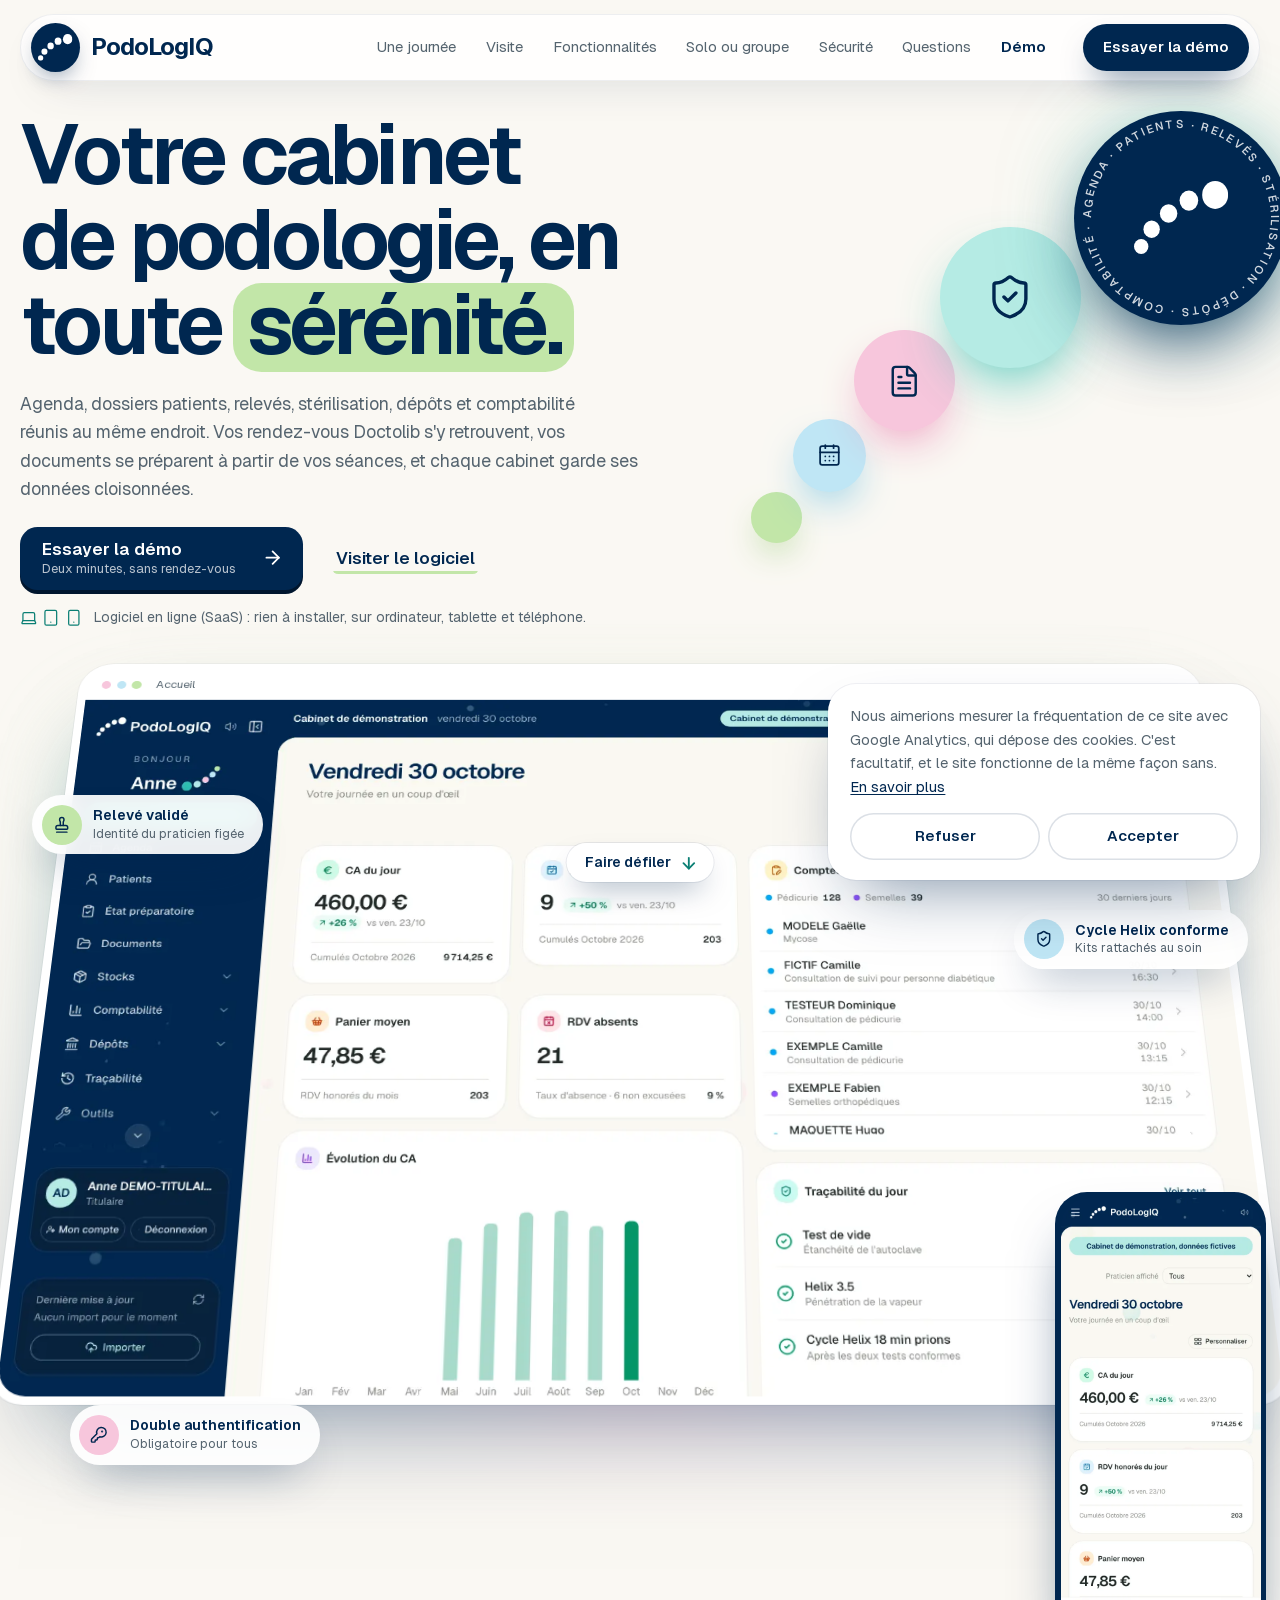
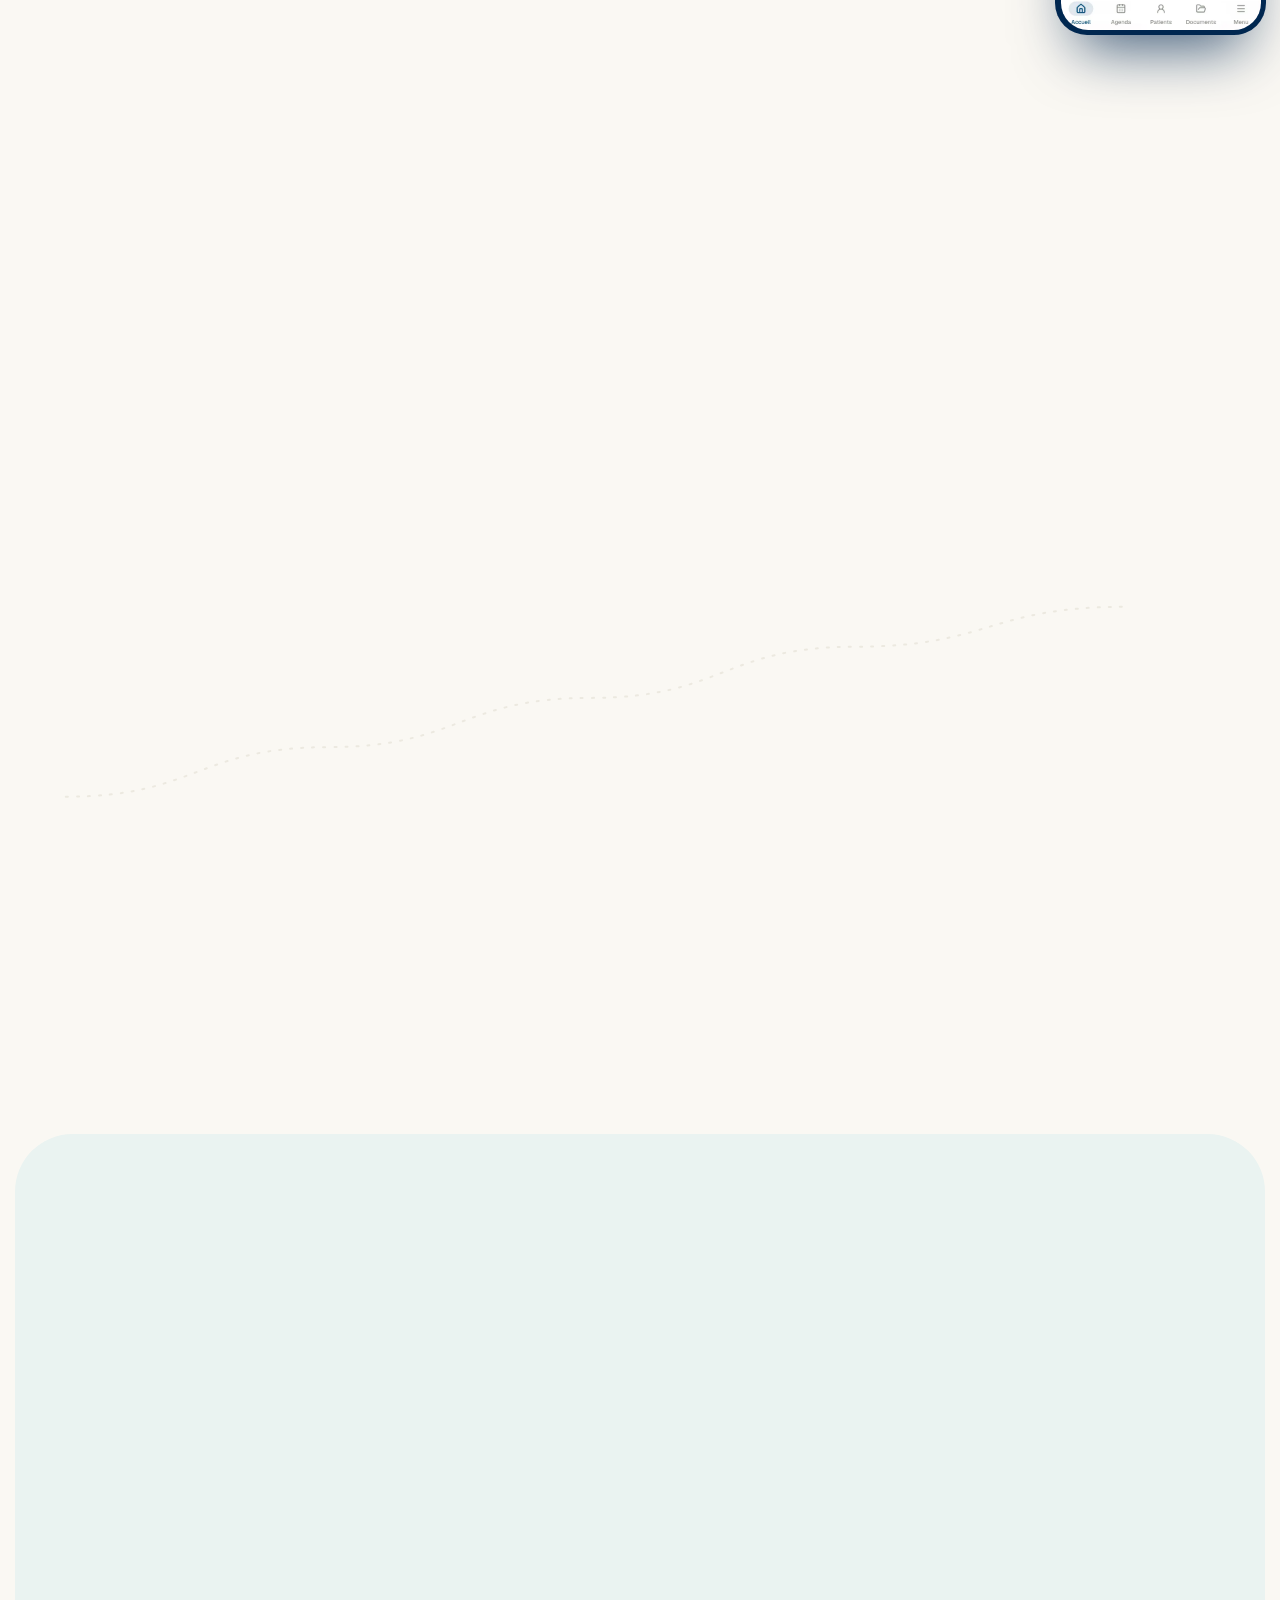
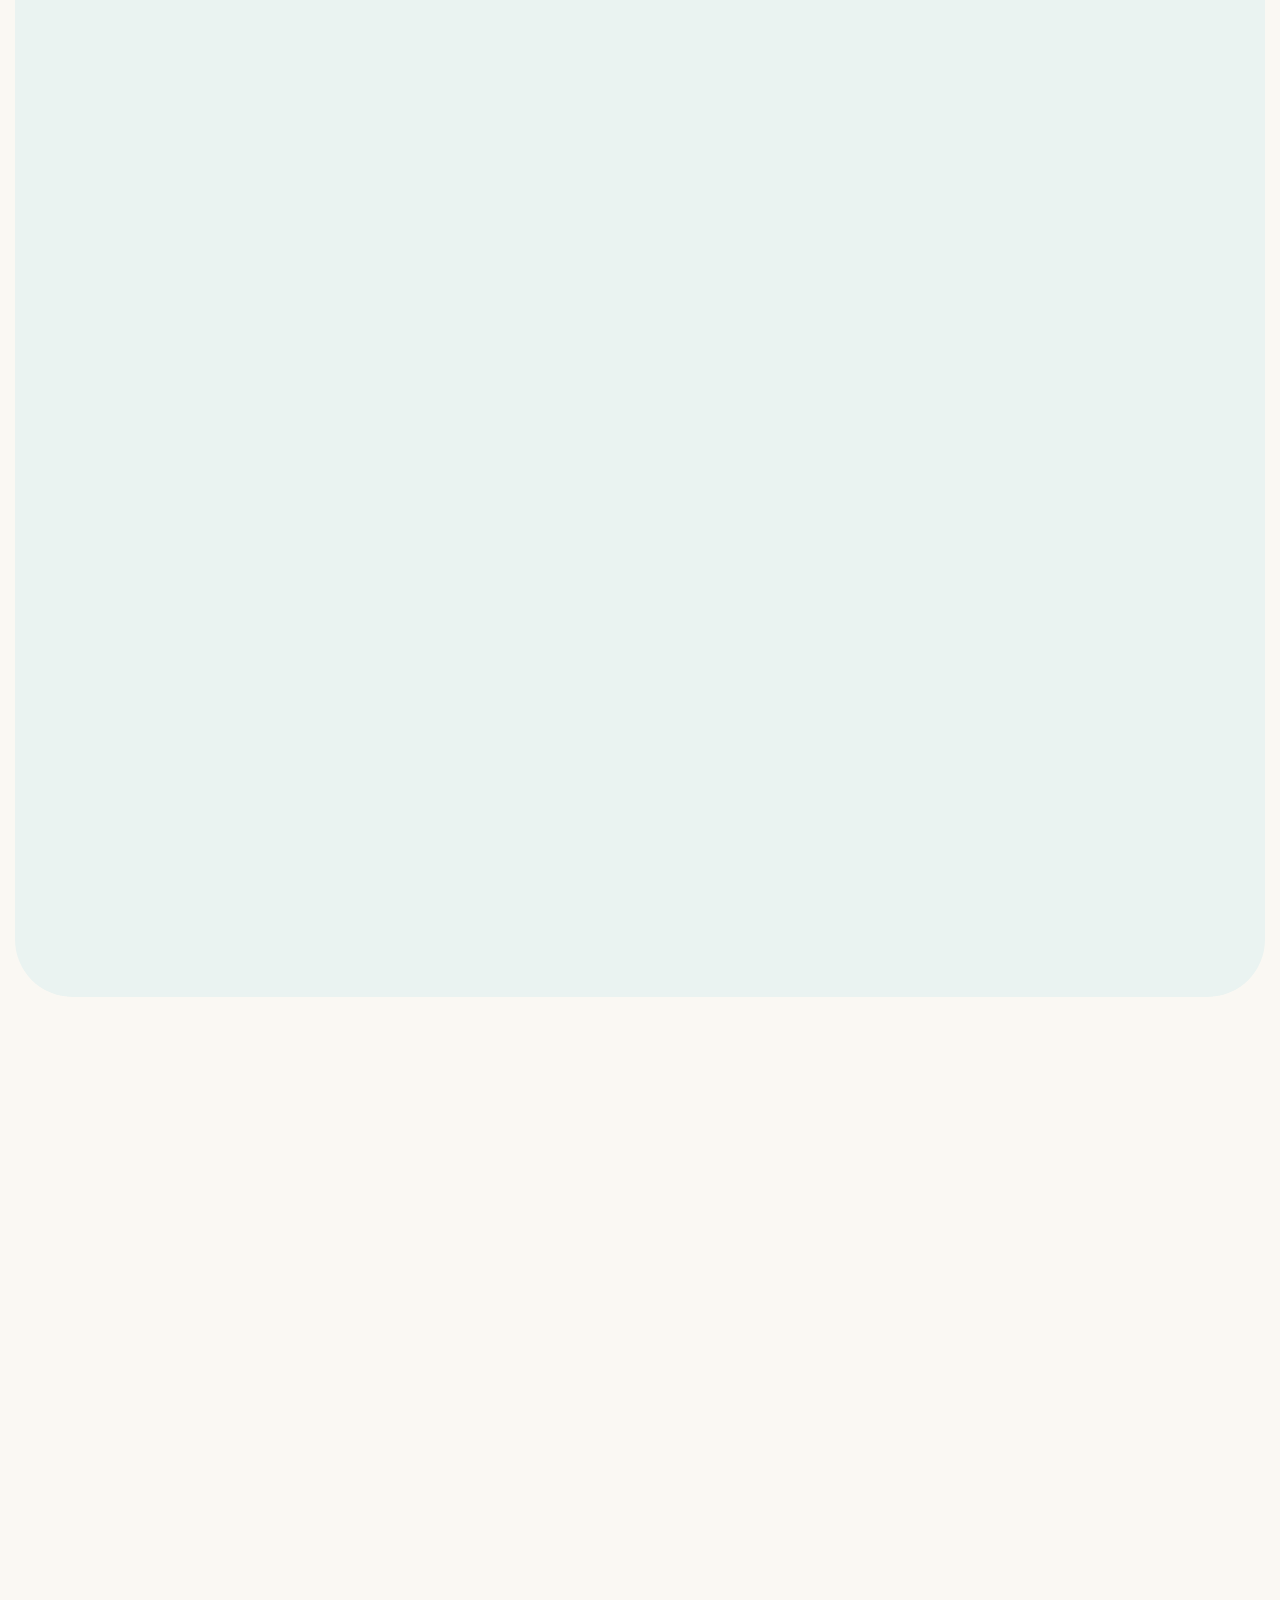
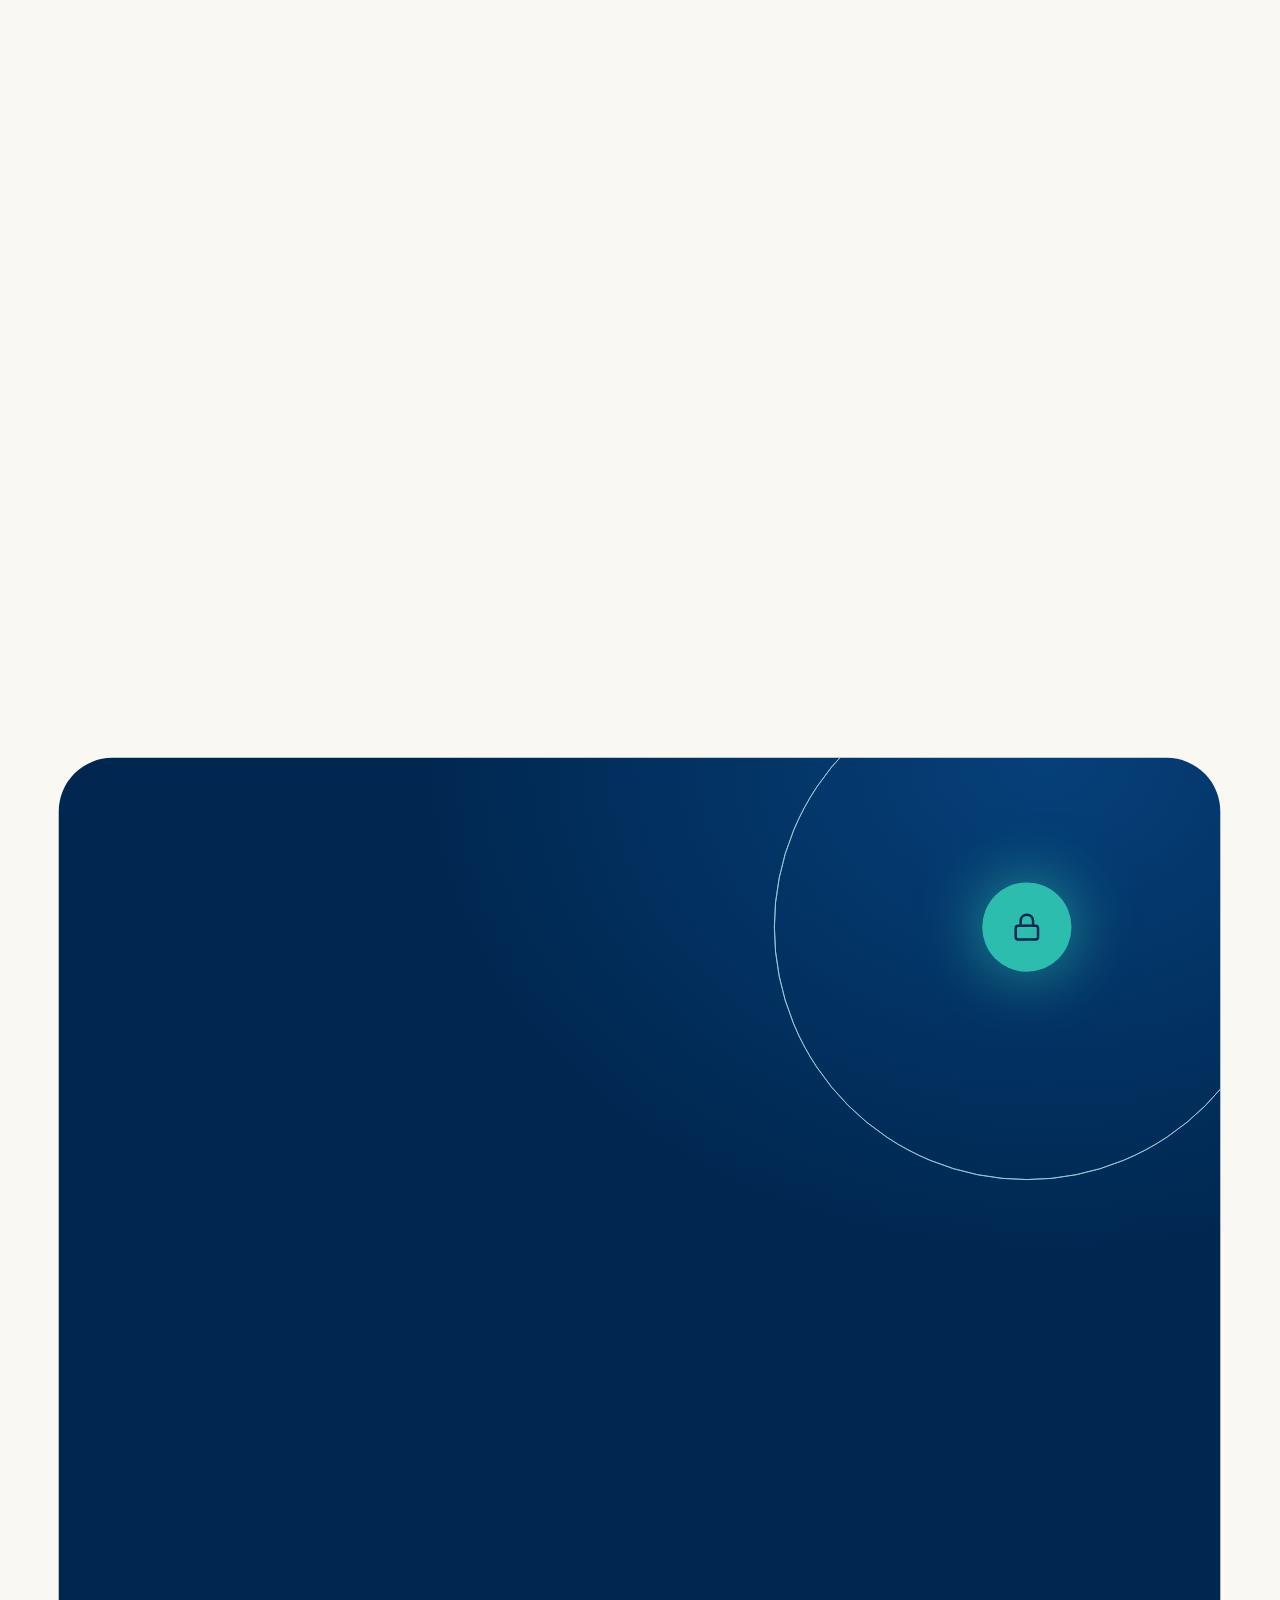
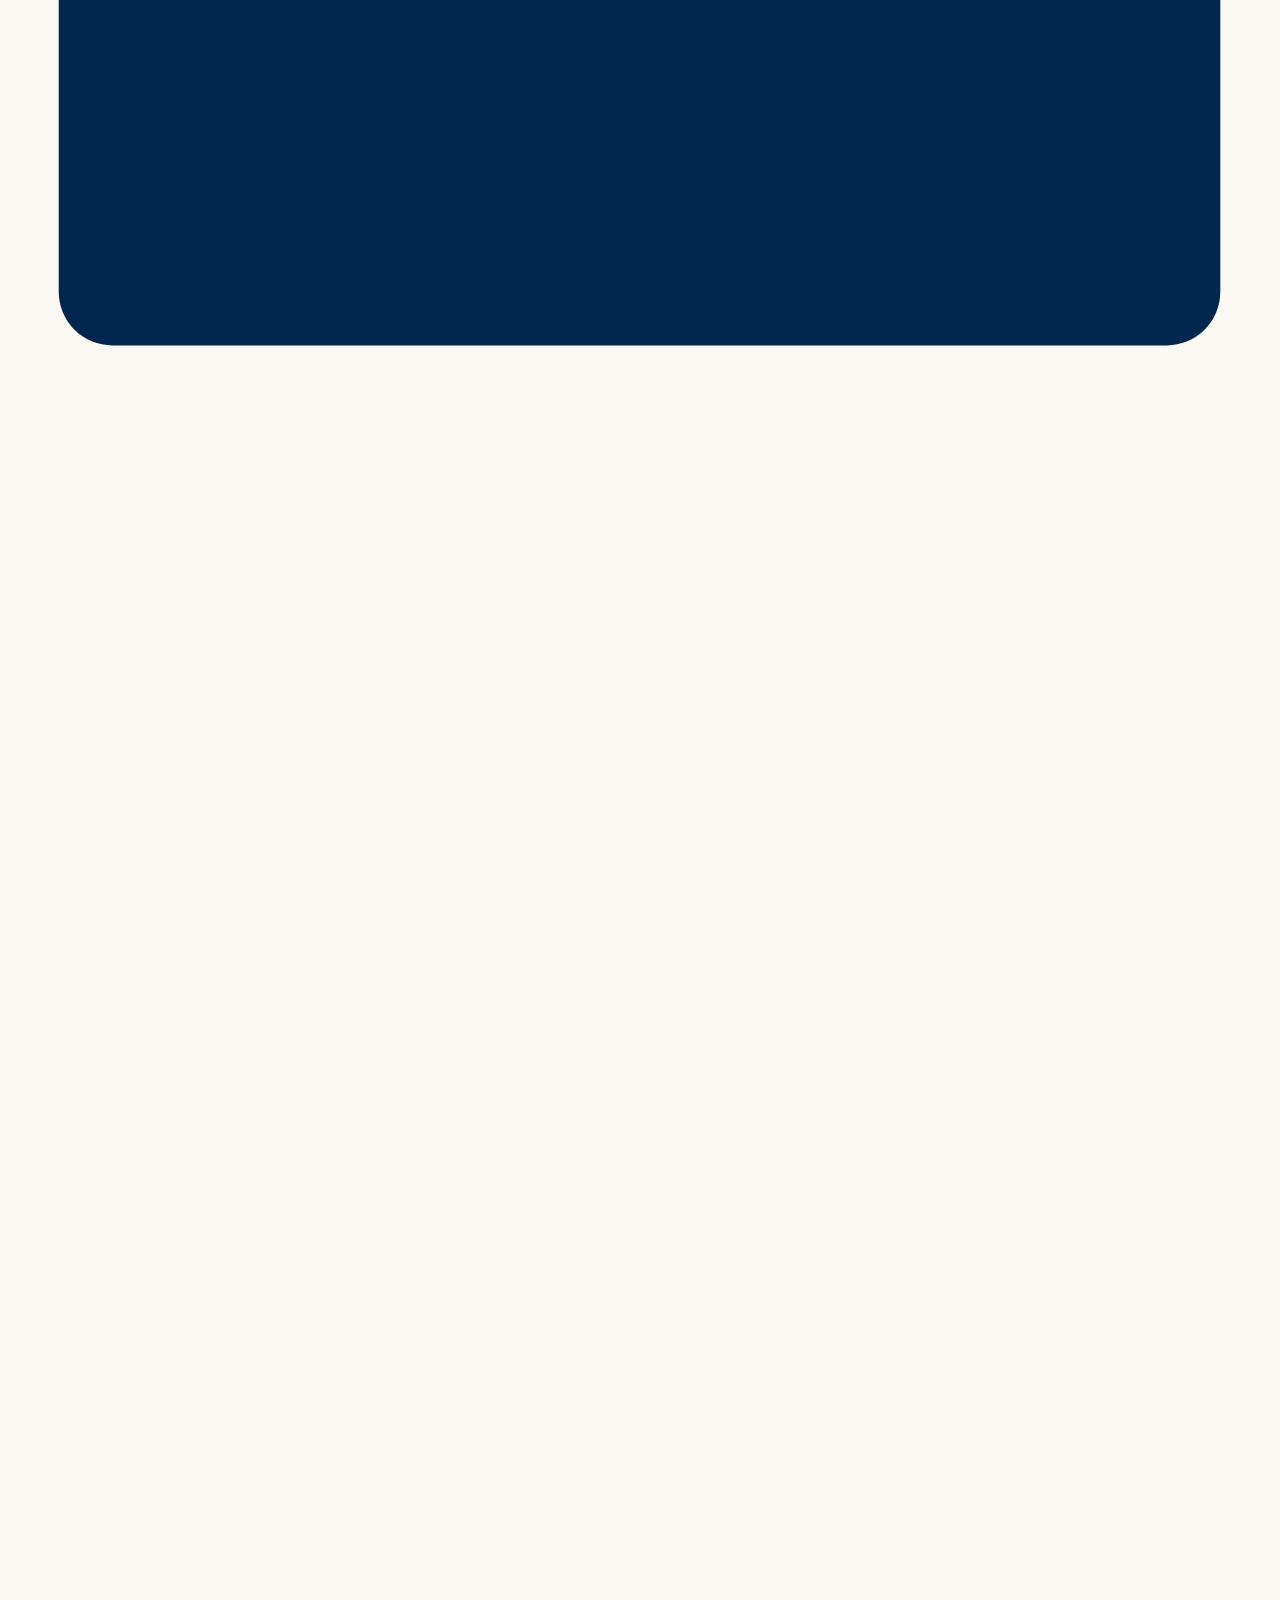
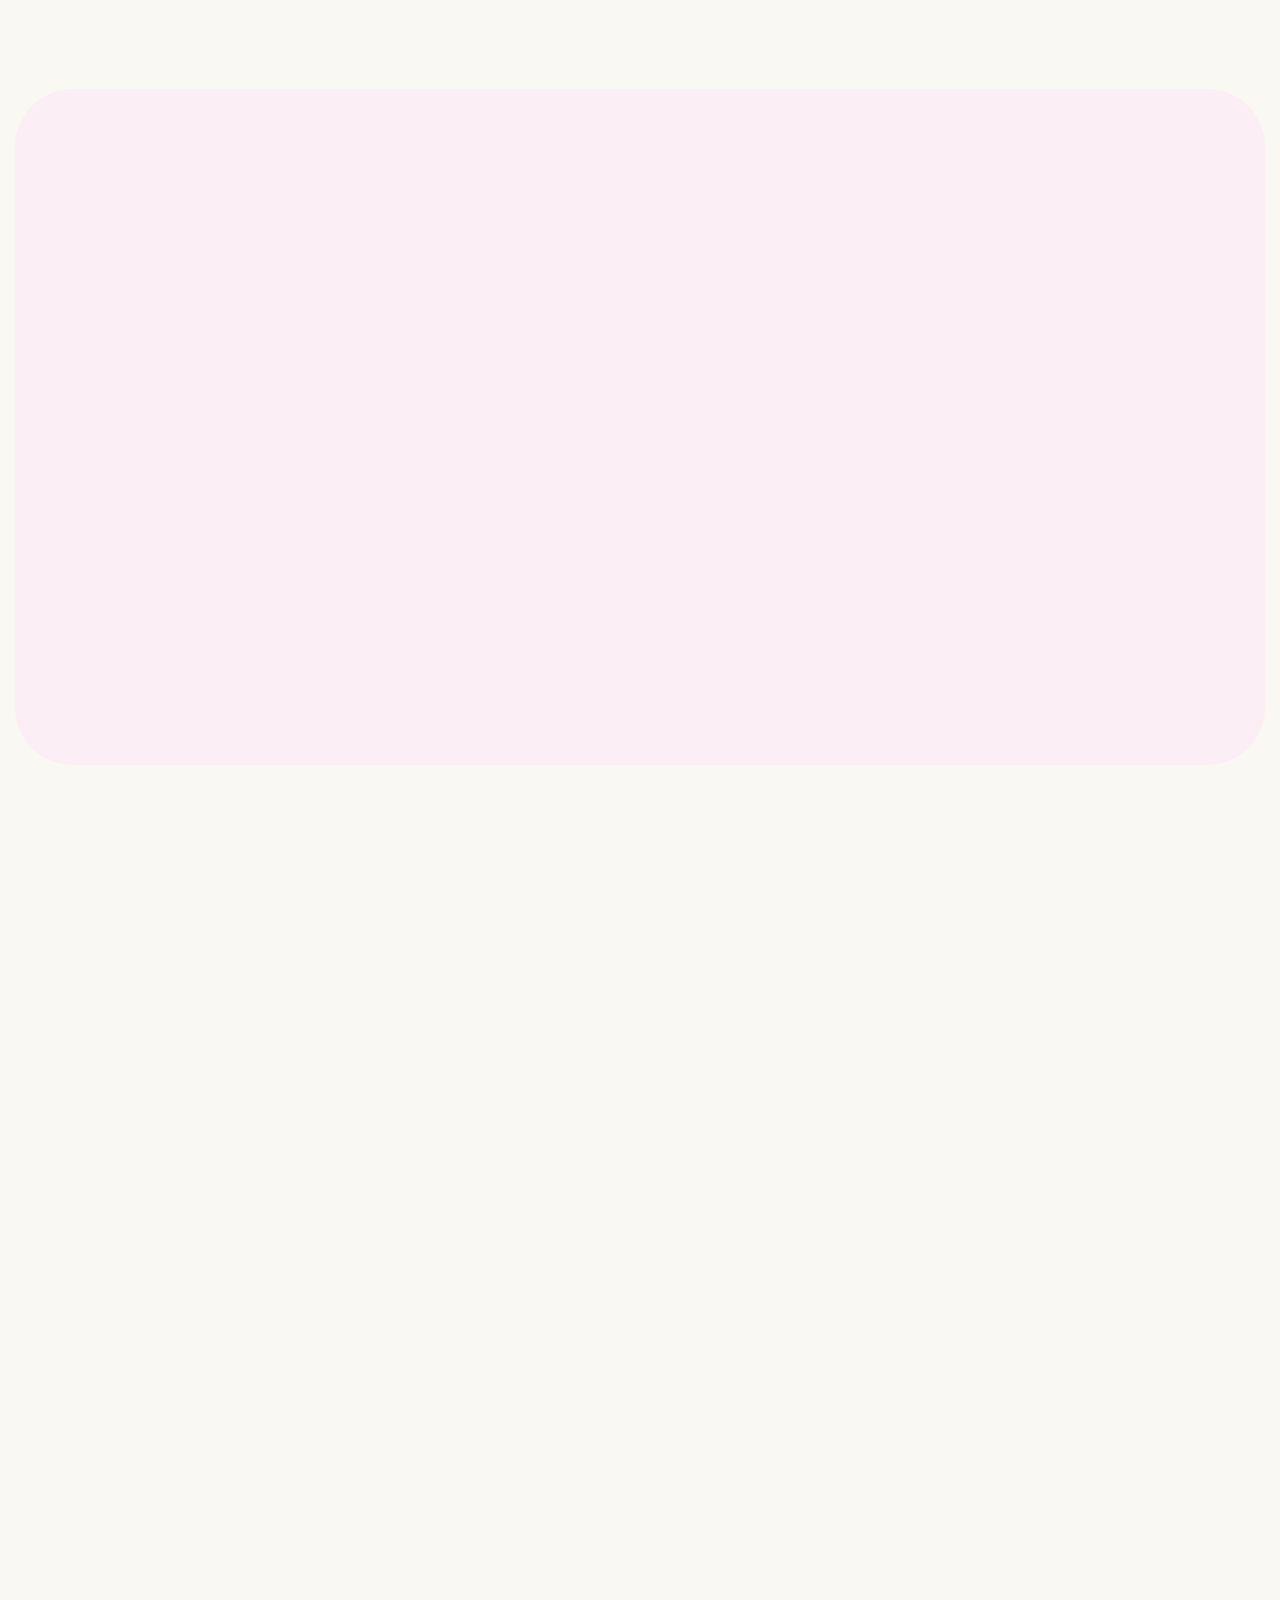
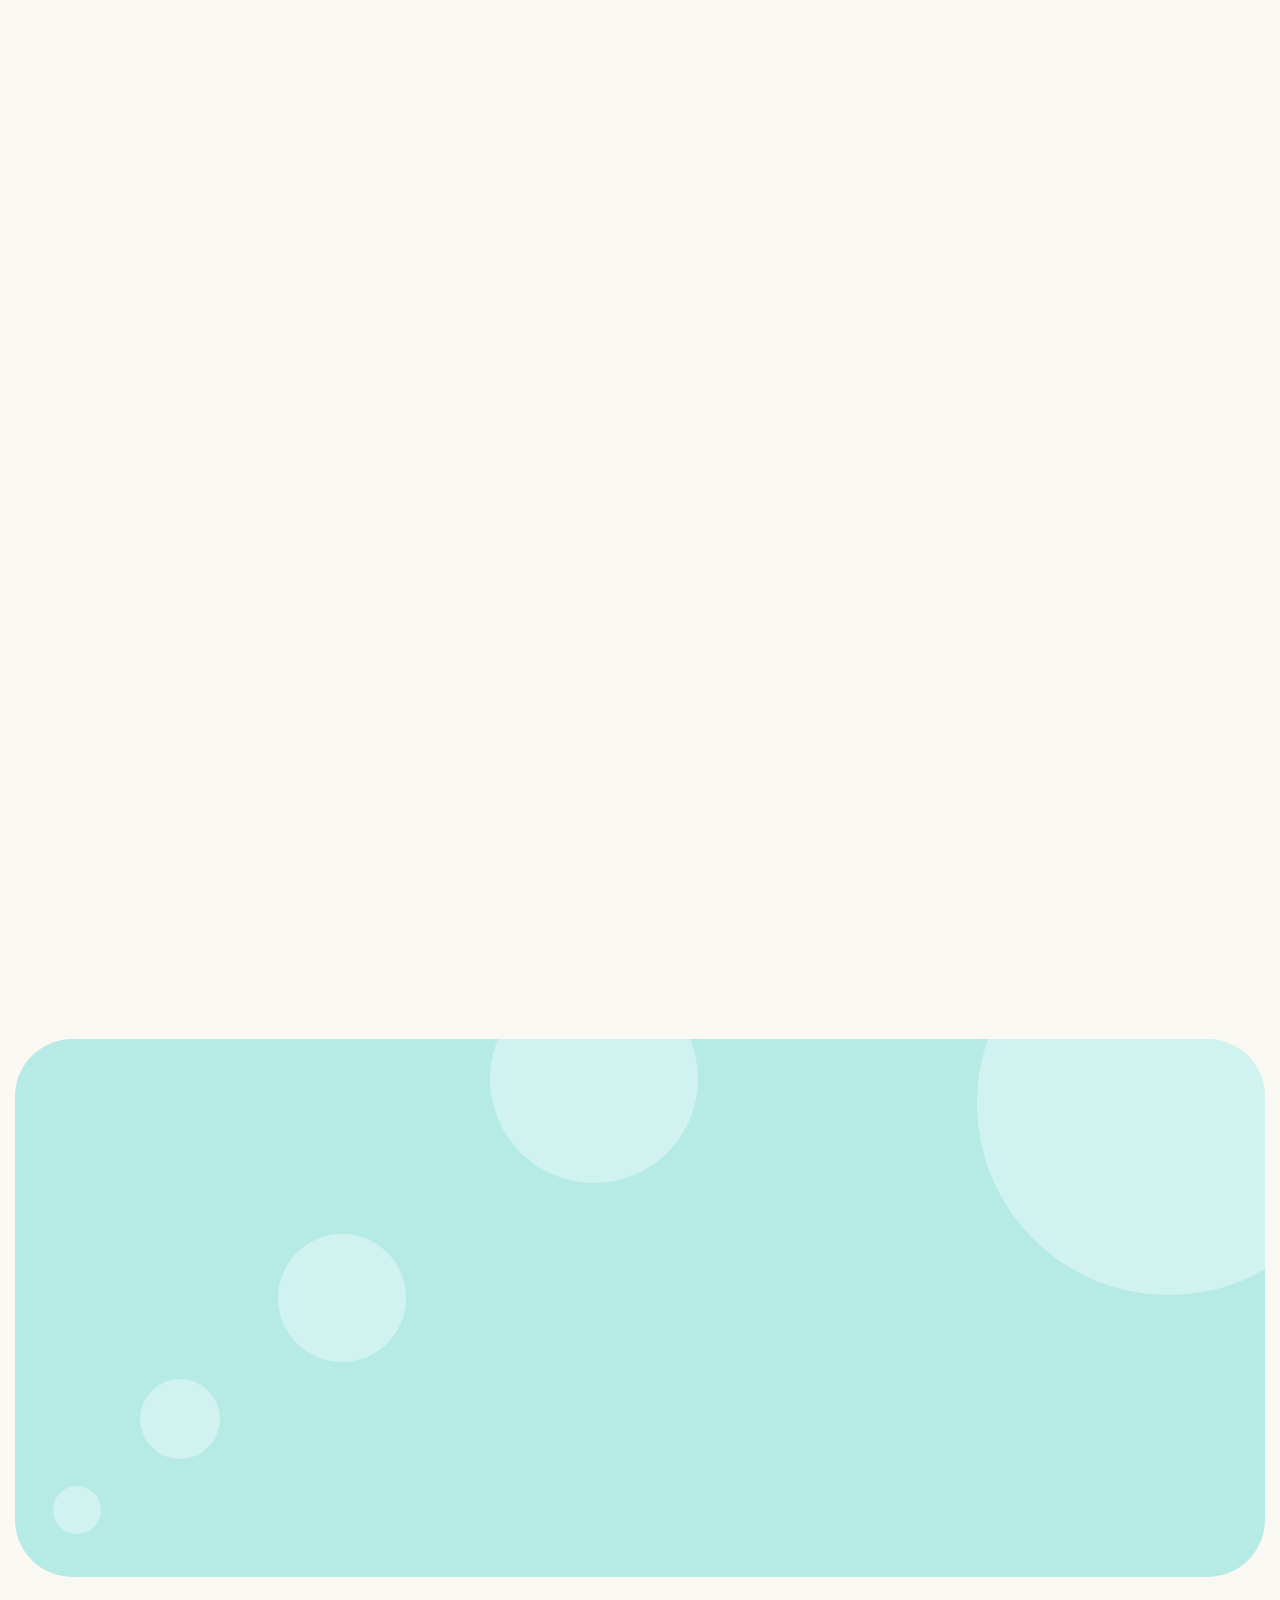
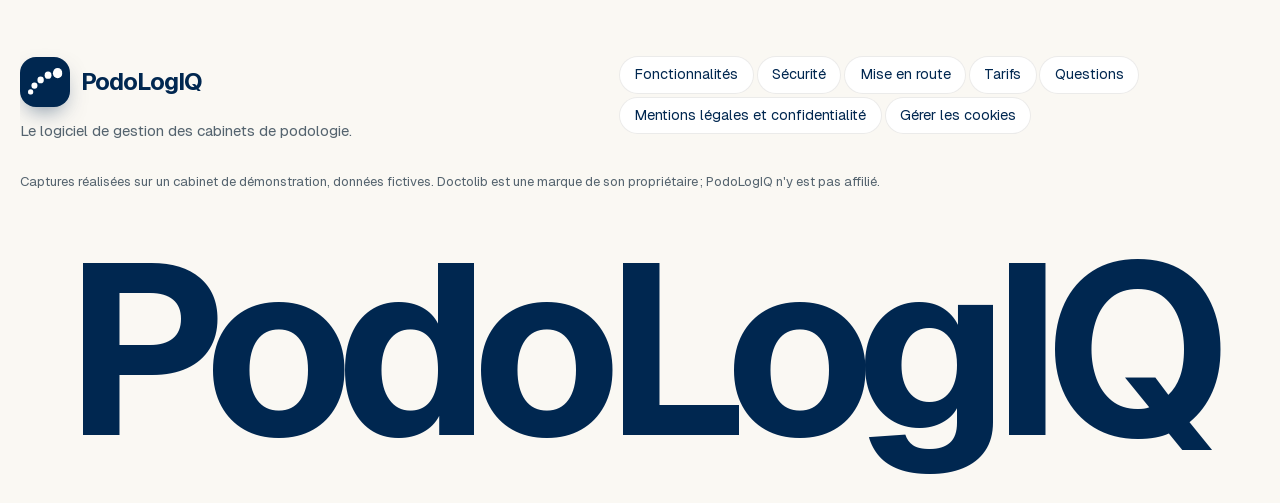
<file: index.html>
<!DOCTYPE html>
<html lang="fr">
<head>
  <meta charset="utf-8">
  <meta name="viewport" content="width=device-width, initial-scale=1, viewport-fit=cover">
  <title>PodoLogIQ · Le logiciel de gestion des cabinets de podologie</title>
  <meta name="description" content="Agenda, dossiers patients, relevés d'honoraires, devis, stérilisation, dépôts en banque et comptabilité : PodoLogIQ réunit tout votre cabinet de podologie, seul ou en groupe, avec import des rendez-vous Doctolib.">
  <meta name="theme-color" content="#faf8f3">
  <meta property="og:type" content="website">
  <meta property="og:title" content="PodoLogIQ · Votre cabinet de podologie, en toute sérénité">
  <meta property="og:description" content="Agenda, dossiers patients, facturation, stérilisation, dépôts et comptabilité réunis au même endroit.">
  <meta property="og:image" content="assets/captures/tableau-de-bord.webp">
  <meta property="og:locale" content="fr_FR">
  <link rel="icon" href="assets/icone.png">
  <link rel="stylesheet" href="css/style.css">
  <script>
    // Entrée animée : une fois par onglet, pas d'accès direct à une section, ni si le visiteur a demandé moins d'animations.
    (() => {
      const racine = document.documentElement;
      racine.classList.add("js");
      try {
        if (!location.hash && !sessionStorage.getItem("podologiq.vitrine.entree") && !matchMedia("(prefers-reduced-motion: reduce)").matches) racine.classList.add("entree");
      } catch {}
    })();
  </script>
  <script type="application/ld+json">
  {
    "@context": "https://schema.org",
    "@type": "SoftwareApplication",
    "name": "PodoLogIQ",
    "applicationCategory": "BusinessApplication",
    "operatingSystem": "Navigateur web",
    "inLanguage": "fr",
    "description": "Logiciel de gestion en ligne pour les cabinets de podologie : agenda, dossiers patients, facturation, stérilisation, dépôts et comptabilité."
  }
  </script>
</head>
<body>
  <svg class="sprite" aria-hidden="true"><symbol id="logo" viewBox="0 0 667 517"><ellipse cx="51" cy="464" rx="51" ry="53"/><ellipse cx="125" cy="341" rx="58" ry="62"/><ellipse cx="245" cy="230" rx="62" ry="66"/><ellipse cx="389" cy="139" rx="66" ry="71"/><ellipse cx="575" cy="99" rx="92" ry="99"/></symbol><symbol id="i-arrow-left-right" viewBox="0 0 24 24"><path d="M8 3 4 7l4 4"/><path d="M4 7h16"/><path d="m16 21 4-4-4-4"/><path d="M20 17H4"/></symbol><symbol id="i-arrow-right" viewBox="0 0 24 24"><path d="M5 12h14"/><path d="m12 5 7 7-7 7"/></symbol><symbol id="i-arrow-down" viewBox="0 0 24 24"><path d="M12 5v14"/><path d="m19 12-7 7-7-7"/></symbol><symbol id="i-arrow-up" viewBox="0 0 24 24"><path d="m5 12 7-7 7 7"/><path d="M12 19V5"/></symbol><symbol id="i-ban" viewBox="0 0 24 24"><circle cx="12" cy="12" r="10"/><path d="M4.929 4.929 19.07 19.071"/></symbol><symbol id="i-boxes" viewBox="0 0 24 24"><path d="M2.97 12.92A2 2 0 0 0 2 14.63v3.24a2 2 0 0 0 .97 1.71l3 1.8a2 2 0 0 0 2.06 0L12 19v-5.5l-5-3-4.03 2.42Z"/><path d="m7 16.5-4.74-2.85"/><path d="m7 16.5 5-3"/><path d="M7 16.5v5.17"/><path d="M12 13.5V19l3.97 2.38a2 2 0 0 0 2.06 0l3-1.8a2 2 0 0 0 .97-1.71v-3.24a2 2 0 0 0-.97-1.71L17 10.5l-5 3Z"/><path d="m17 16.5-5-3"/><path d="m17 16.5 4.74-2.85"/><path d="M17 16.5v5.17"/><path d="M7.97 4.42A2 2 0 0 0 7 6.13v4.37l5 3 5-3V6.13a2 2 0 0 0-.97-1.71l-3-1.8a2 2 0 0 0-2.06 0l-3 1.8Z"/><path d="M12 8 7.26 5.15"/><path d="m12 8 4.74-2.85"/><path d="M12 13.5V8"/></symbol><symbol id="i-calculator" viewBox="0 0 24 24"><rect width="16" height="20" x="4" y="2" rx="2"/><line x1="8" x2="16" y1="6" y2="6"/><line x1="16" x2="16" y1="14" y2="18"/><path d="M16 10h.01"/><path d="M12 10h.01"/><path d="M8 10h.01"/><path d="M12 14h.01"/><path d="M8 14h.01"/><path d="M12 18h.01"/><path d="M8 18h.01"/></symbol><symbol id="i-calendar-days" viewBox="0 0 24 24"><path d="M8 2v3"/><path d="M16 2v3"/><rect x="3" y="3" width="18" height="18" rx="2"/><path d="M3 9h18"/><path d="M8 13h.01"/><path d="M12 13h.01"/><path d="M16 13h.01"/><path d="M8 17h.01"/><path d="M12 17h.01"/><path d="M16 17h.01"/></symbol><symbol id="i-chart-column" viewBox="0 0 24 24"><path d="M3 3v16a2 2 0 0 0 2 2h16"/><path d="M18 17V9"/><path d="M13 17V5"/><path d="M8 17v-3"/></symbol><symbol id="i-check" viewBox="0 0 24 24"><path d="M20 6 9 17l-5-5"/></symbol><symbol id="i-file-check-2" viewBox="0 0 24 24"><path d="M10.5 22H6a2 2 0 0 1-2-2V4a2 2 0 0 1 2-2h8a2.4 2.4 0 0 1 1.706.706l3.588 3.588A2.4 2.4 0 0 1 20 8v6"/><path d="M14 2v5a1 1 0 0 0 1 1h5"/><path d="m14 20 2 2 4-4"/></symbol><symbol id="i-file-text" viewBox="0 0 24 24"><path d="M6 22a2 2 0 0 1-2-2V4a2 2 0 0 1 2-2h8a2.4 2.4 0 0 1 1.704.706l3.588 3.588A2.4 2.4 0 0 1 20 8v12a2 2 0 0 1-2 2z"/><path d="M14 2v5a1 1 0 0 0 1 1h5"/><path d="M10 9H8"/><path d="M16 13H8"/><path d="M16 17H8"/></symbol><symbol id="i-footprints" viewBox="0 0 24 24"><path d="M4 16v-2.38C4 11.5 2.97 10.5 3 8c.03-2.72 1.49-6 4.5-6C9.37 2 10 3.8 10 5.5c0 3.11-2 5.66-2 8.68V16a2 2 0 1 1-4 0Z"/><path d="M20 20v-2.38c0-2.12 1.03-3.12 1-5.62-.03-2.72-1.49-6-4.5-6C14.63 6 14 7.8 14 9.5c0 3.11 2 5.66 2 8.68V20a2 2 0 1 0 4 0Z"/><path d="M16 17h4"/><path d="M4 13h4"/></symbol><symbol id="i-hard-drive-download" viewBox="0 0 24 24"><path d="M12 2v8"/><path d="m16 6-4 4-4-4"/><rect width="20" height="8" x="2" y="14" rx="2"/><path d="M6 18h.01"/><path d="M10 18h.01"/></symbol><symbol id="i-key-round" viewBox="0 0 24 24"><path d="M2.586 17.414A2 2 0 0 0 2 18.828V21a1 1 0 0 0 1 1h3a1 1 0 0 0 1-1v-1a1 1 0 0 1 1-1h1a1 1 0 0 0 1-1v-1a1 1 0 0 1 1-1h.172a2 2 0 0 0 1.414-.586l.814-.814a6.5 6.5 0 1 0-4-4z"/><circle cx="16.5" cy="7.5" r=".5" fill="currentColor"/></symbol><symbol id="i-landmark" viewBox="0 0 24 24"><path d="M10 18v-7"/><path d="M11.119 2.205a2 2 0 0 1 1.762 0l7.84 3.846A.5.5 0 0 1 20.5 7h-17a.5.5 0 0 1-.22-.949z"/><path d="M14 18v-7"/><path d="M18 18v-7"/><path d="M3 22h18"/><path d="M6 18v-7"/></symbol><symbol id="i-laptop" viewBox="0 0 24 24"><path d="M18 5a2 2 0 0 1 2 2v8.526a2 2 0 0 0 .212.897l1.068 2.127a1 1 0 0 1-.9 1.45H3.62a1 1 0 0 1-.9-1.45l1.068-2.127A2 2 0 0 0 4 15.526V7a2 2 0 0 1 2-2z"/><path d="M20.054 15.987H3.946"/></symbol><symbol id="i-lock" viewBox="0 0 24 24"><rect width="18" height="11" x="3" y="11" rx="2" ry="2"/><path d="M7 11V7a5 5 0 0 1 10 0v4"/></symbol><symbol id="i-package" viewBox="0 0 24 24"><path d="M11 21.73a2 2 0 0 0 2 0l7-4A2 2 0 0 0 21 16V8a2 2 0 0 0-1-1.73l-7-4a2 2 0 0 0-2 0l-7 4A2 2 0 0 0 3 8v8a2 2 0 0 0 1 1.73z"/><path d="M12 22V12"/><polyline points="3.29 7 12 12 20.71 7"/><path d="m7.5 4.27 9 5.15"/></symbol><symbol id="i-receipt-text" viewBox="0 0 24 24"><path d="M13 16H8"/><path d="M14 8H8"/><path d="M16 12H8"/><path d="M4 3a1 1 0 0 1 1-1 1.3 1.3 0 0 1 .7.2l.933.6a1.3 1.3 0 0 0 1.4 0l.934-.6a1.3 1.3 0 0 1 1.4 0l.933.6a1.3 1.3 0 0 0 1.4 0l.933-.6a1.3 1.3 0 0 1 1.4 0l.934.6a1.3 1.3 0 0 0 1.4 0l.933-.6A1.3 1.3 0 0 1 19 2a1 1 0 0 1 1 1v18a1 1 0 0 1-1 1 1.3 1.3 0 0 1-.7-.2l-.933-.6a1.3 1.3 0 0 0-1.4 0l-.934.6a1.3 1.3 0 0 1-1.4 0l-.933-.6a1.3 1.3 0 0 0-1.4 0l-.933.6a1.3 1.3 0 0 1-1.4 0l-.934-.6a1.3 1.3 0 0 0-1.4 0l-.933.6a1.3 1.3 0 0 1-.7.2 1 1 0 0 1-1-1z"/></symbol><symbol id="i-scroll-text" viewBox="0 0 24 24"><path d="M15 12h-5"/><path d="M15 8h-5"/><path d="M19 17V5a2 2 0 0 0-2-2H4"/><path d="M8 21h12a2 2 0 0 0 2-2v-1a1 1 0 0 0-1-1H11a1 1 0 0 0-1 1v1a2 2 0 1 1-4 0V5a2 2 0 1 0-4 0v2a1 1 0 0 0 1 1h3"/></symbol><symbol id="i-shield-check" viewBox="0 0 24 24"><path d="M20 13c0 5-3.5 7.5-7.66 8.95a1 1 0 0 1-.67-.01C7.5 20.5 4 18 4 13V6a1 1 0 0 1 1-1c2 0 4.5-1.2 6.24-2.72a1.17 1.17 0 0 1 1.52 0C14.51 3.81 17 5 19 5a1 1 0 0 1 1 1z"/><path d="m9 12 2 2 4-4"/></symbol><symbol id="i-sliders-horizontal" viewBox="0 0 24 24"><path d="M10 5H3"/><path d="M12 19H3"/><path d="M14 3v4"/><path d="M16 17v4"/><path d="M21 12h-9"/><path d="M21 19h-5"/><path d="M21 5h-7"/><path d="M8 10v4"/><path d="M8 12H3"/></symbol><symbol id="i-smartphone" viewBox="0 0 24 24"><rect width="14" height="20" x="5" y="2" rx="2" ry="2"/><path d="M12 18h.01"/></symbol><symbol id="i-stamp" viewBox="0 0 24 24"><path d="M14 13V8.5C14 7 15 7 15 5a3 3 0 0 0-6 0c0 2 1 2 1 3.5V13"/><path d="M20 15.5a2.5 2.5 0 0 0-2.5-2.5h-11A2.5 2.5 0 0 0 4 15.5V17a1 1 0 0 0 1 1h14a1 1 0 0 0 1-1z"/><path d="M5 22h14"/></symbol><symbol id="i-tablet" viewBox="0 0 24 24"><rect width="16" height="20" x="4" y="2" rx="2" ry="2"/><line x1="12" x2="12.01" y1="18" y2="18"/></symbol><symbol id="i-timer" viewBox="0 0 24 24"><line x1="10" x2="14" y1="2" y2="2"/><line x1="12" x2="15" y1="14" y2="11"/><circle cx="12" cy="14" r="8"/></symbol><symbol id="i-user-round" viewBox="0 0 24 24"><circle cx="12" cy="8" r="5"/><path d="M20 21a8 8 0 0 0-16 0"/></symbol><symbol id="i-users" viewBox="0 0 24 24"><path d="M16 21v-2a4 4 0 0 0-4-4H6a4 4 0 0 0-4 4v2"/><path d="M16 3.128a4 4 0 0 1 0 7.744"/><path d="M22 21v-2a4 4 0 0 0-3-3.87"/><circle cx="9" cy="7" r="4"/></symbol><symbol id="i-wallet-cards" viewBox="0 0 24 24"><path d="M3 11h3.75a2 2 0 0 1 1.6.8l.45.6a4 4 0 0 0 6.4 0l.45-.6a2 2 0 0 1 1.6-.8H21"/><path d="M3 7h18"/><rect x="3" y="3" width="18" height="18" rx="2"/></symbol></svg>
  <a class="evitement" href="#contenu">Aller au contenu</a>
  <div class="entree-cadre" id="entree">
    <div class="entree-voile" id="entree-voile" aria-hidden="true"></div>
    <div class="entree-scene" aria-hidden="true">
      <svg class="entree-logo" id="entree-logo" viewBox="0 0 667 517">
        <circle class="entree-tuile" id="entree-tuile" cx="333.5" cy="258.5" r="481"/>
        <path class="entree-trace" pathLength="1" d="M51 464 Q88 398 125 341 T245 230 T389 139 T575 99"/>
        <circle class="entree-onde" cx="51" cy="464" r="53" style="--n:0"/><circle class="entree-onde" cx="125" cy="341" r="62" style="--n:1"/><circle class="entree-onde" cx="245" cy="230" r="66" style="--n:2"/><circle class="entree-onde" cx="389" cy="139" r="71" style="--n:3"/><circle class="entree-onde" cx="575" cy="99" r="99" style="--n:4"/>
        <ellipse class="entree-point" cx="51" cy="464" rx="51" ry="53" style="--n:0;--c:var(--vert)"/><ellipse class="entree-point" cx="125" cy="341" rx="58" ry="62" style="--n:1;--c:var(--ciel)"/><ellipse class="entree-point" cx="245" cy="230" rx="62" ry="66" style="--n:2;--c:var(--rose)"/><ellipse class="entree-point" cx="389" cy="139" rx="66" ry="71" style="--n:3;--c:var(--turquoise-doux)"/><ellipse class="entree-point" cx="575" cy="99" rx="92" ry="99" style="--n:4;--c:var(--turquoise)"/>
      </svg>
      <div class="entree-textes">
        <p class="entree-nom"><span style="--i:0">P</span><span style="--i:1">o</span><span style="--i:2">d</span><span style="--i:3">o</span><span style="--i:4">L</span><span style="--i:5">o</span><span style="--i:6">g</span><span style="--i:7">I</span><span style="--i:8">Q</span></p>
        <p class="entree-devise">Votre cabinet, en toute sérénité.</p>
      </div>
    </div>
    <button type="button" class="entree-passer" id="entree-passer">Passer</button>
  </div>

  <header class="entete">
    <nav class="nav" aria-label="Navigation principale">
      <a class="marque" href="#haut" aria-label="PodoLogIQ, haut de page">
        <span class="tuile"><svg aria-hidden="true"><use href="#logo"/></svg></span>
        <span class="marque-nom">PodoLogIQ</span>
      </a>
      <div class="nav-liens" id="menu">
        <a href="#journee">Une journée</a>
        <a href="#visite">Visite</a>
        <a href="#fonctionnalites">Fonctionnalités</a>
        <a href="#cabinets">Solo ou groupe</a>
        <a href="#securite">Sécurité</a>
        <a href="#faq">Questions</a>
        <a class="nav-demo" href="demo.html">Démo</a>
      </div>
      <div class="nav-actions">
        <a class="lien-connexion" data-lien-application hidden>Se connecter</a>
        <a class="bouton bouton-principal bouton-petit" href="demo.html">Essayer la démo</a>
        <button class="burger" type="button" aria-label="Ouvrir le menu" aria-expanded="false" aria-controls="menu"><span></span><span></span></button>
      </div>
    </nav>
  </header>

  <main id="contenu">
    <section class="heros" id="haut">
      <div class="heros-haut">
        <div class="trajectoire" id="trajectoire" aria-hidden="true">
          <span class="point p1" style="--f:10;--v:.16"></span>
          <span class="point p2" style="--f:16;--v:.26"><svg class="ico"><use href="#i-calendar-days"/></svg></span>
          <span class="point p3" style="--f:22;--v:.34"><svg class="ico"><use href="#i-file-text"/></svg></span>
          <span class="point p4" style="--f:28;--v:.42"><svg class="ico"><use href="#i-shield-check"/></svg></span>
          <span class="point p5" style="--f:36;--v:.5">
            <svg class="anneau-texte" viewBox="0 0 200 200">
              <defs><path id="cercle-texte" d="M100 100 m-84 0 a84 84 0 1 1 168 0 a84 84 0 1 1 -168 0"/></defs>
              <text><textPath href="#cercle-texte" textLength="520">AGENDA · PATIENTS · RELEVÉS · STÉRILISATION · DÉPÔTS · COMPTABILITÉ ·</textPath></text>
            </svg>
            <svg class="logo-centre"><use href="#logo"/></svg>
          </span>
        </div>
        <div class="heros-texte">
          <h1>
            <span class="mot" style="--i:0">Votre</span>
            <span class="mot" style="--i:1">cabinet</span>
            <span class="mot" style="--i:2">de</span>
            <span class="mot" style="--i:3">podologie,</span>
            <span class="mot" style="--i:4">en</span>
            <span class="mot" style="--i:5">toute</span>
            <span class="mot" style="--i:6"><em>sérénité.</em></span>
          </h1>
          <p class="chapo">Agenda, dossiers patients, relevés, stérilisation, dépôts et comptabilité réunis au même endroit. Vos rendez-vous Doctolib s'y retrouvent, vos documents se préparent à partir de vos séances, et chaque cabinet garde ses données cloisonnées.</p>
          <div class="actions">
            <a class="action-demo" href="demo.html"><span><b>Essayer la démo</b><small>Deux minutes, sans rendez-vous</small></span><svg class="ico" aria-hidden="true"><use href="#i-arrow-right"/></svg></a>
            <a class="action-visite" href="#visite">Visiter le logiciel</a>
          </div>
          <p class="en-ligne"><span class="en-ligne-ico" aria-hidden="true"><svg class="ico"><use href="#i-laptop"/></svg><svg class="ico"><use href="#i-tablet"/></svg><svg class="ico"><use href="#i-smartphone"/></svg></span><span>Logiciel en ligne (SaaS) : rien à installer, sur ordinateur, tablette et téléphone.</span></p>
        </div>
      </div>

      <div class="scene-heros" id="scene-heros">
        <div class="halo-fenetre" aria-hidden="true"></div>
        <figure class="fenetre">
          <div class="fenetre-barre" aria-hidden="true"><i></i><i></i><i></i><span>Accueil</span></div>
          <img src="assets/captures/accueil.webp" width="1800" height="1125" alt="Écran d'accueil de PodoLogIQ sur un cabinet de démonstration : chiffre d'affaires du jour, rendez-vous honorés, comptes rendus à remplir et traçabilité du jour." fetchpriority="high">
        </figure>
        <figure class="telephone">
          <img src="assets/captures/mobile.webp" width="600" height="1299" alt="PodoLogIQ affiché sur un téléphone." loading="lazy">
        </figure>
        <div class="flottant flottant-1" aria-hidden="true"><span class="flottant-ico vert"><svg class="ico"><use href="#i-stamp"/></svg></span><div><b>Relevé validé</b><small>Identité du praticien figée</small></div></div>
        <div class="flottant flottant-2" aria-hidden="true"><span class="flottant-ico ciel"><svg class="ico"><use href="#i-shield-check"/></svg></span><div><b>Cycle Helix conforme</b><small>Kits rattachés au soin</small></div></div>
        <div class="flottant flottant-3" aria-hidden="true"><span class="flottant-ico rose"><svg class="ico"><use href="#i-key-round"/></svg></span><div><b>Double authentification</b><small>Obligatoire pour tous</small></div></div>
      </div>

      <ul class="garanties revele">
        <li><svg class="ico"><use href="#i-key-round"/></svg>Double authentification obligatoire</li>
        <li><svg class="ico"><use href="#i-lock"/></svg>Fichiers chiffrés AES-256</li>
        <li><svg class="ico"><use href="#i-scroll-text"/></svg>Accès tracés</li>
        <li><svg class="ico"><use href="#i-boxes"/></svg>Cabinets cloisonnés</li>
      </ul>
    </section>

    <section class="section" id="journee">
      <header class="titre-section revele" style="--surligne:var(--vert)">
        <p class="surtitre">Une journée au cabinet</p>
        <h2>Du premier rendez-vous à la remise en banque, <em>sans changer d'outil.</em></h2>
        <p>PodoLogIQ suit le rythme réel d'un cabinet. Chaque étape reprend ce que la précédente a déjà saisi.</p>
      </header>
      <div class="frise-cadre">
        <svg class="frise-trace" id="frise-trace" aria-hidden="true"><path class="trace-fond"/><path class="trace-vive" pathLength="1"/></svg>
        <ol class="frise" id="frise">
          <li class="revele" style="--d:5.5rem;--decal:15rem;--c:var(--vert)"><span class="rond">Le matin</span><h3>La journée en un coup d'œil</h3><p>L'accueil affiche vos rendez-vous, ce qu'il reste à régler, les comptes rendus en attente et les tests de stérilisation du jour. Vous le composez avec les indicateurs qui vous servent.</p></li>
          <li class="revele" style="--d:6.75rem;--decal:11.25rem;--c:var(--ciel)"><span class="rond">En séance</span><h3>Le soin, tracé en quelques clics</h3><p>Constats, gestes, lots de consommables et kits stérilisés : le compte rendu se rédige depuis le rendez-vous, dans le dossier du patient.</p></li>
          <li class="revele" style="--d:8rem;--decal:7.5rem;--c:var(--rose)"><span class="rond">Le soir</span><h3>L'état préparatoire, et tout est prêt</h3><p>Tous les relevés de la journée sur un seul écran : ordonnance, tiers payant et règlement. Vous validez, le devis et l'impression suivent.</p></li>
          <li class="revele" style="--d:9.5rem;--decal:3.5rem;--c:var(--turquoise)"><span class="rond">Dans la semaine</span><h3>Les chèques et les espèces en banque</h3><p>Sélectionnez les règlements à déposer, découpez un paiement en plusieurs chèques, imprimez le bordereau et gardez le ticket de la banque.</p></li>
          <li class="revele fin" style="--d:11.5rem;--decal:0rem;--c:var(--marine)"><span class="rond">En fin de mois</span><h3>Vos chiffres, sans tableur</h3><p>Chiffre d'affaires, répartition par motif, charges, résultat, rapports et redevance de chaque collaborateur.</p></li>
        </ol>
      </div>
    </section>

    <section class="feuille feuille-menthe" id="visite">
      <div class="section">
        <header class="titre-section revele" style="--surligne:#fff">
          <p class="surtitre">Visite guidée</p>
          <h2>Le logiciel, <em>tel qu'il est.</em></h2>
          <p>Ce sont de vraies captures, prises sur un cabinet de démonstration aux données entièrement fictives.</p>
        </header>
        <div class="visite revele" data-visite>
          <div class="visite-onglets" role="tablist" aria-label="Écrans de PodoLogIQ">
            <button role="tab" type="button" data-image="agenda" data-titre="Agenda" data-texte="Votre semaine, avec les rendez-vous importés ou saisis, les absences et les notes. Les rendez-vous prévus se confirment en fin de journée, ou à l'import.">Agenda</button>
            <button role="tab" type="button" data-image="preparation" data-titre="État préparatoire" data-texte="Le cœur de la fin de journée : actes, ordonnance, tiers payant, règlement et récapitulatif des encaissements.">État préparatoire</button>
            <button role="tab" type="button" data-image="patient" data-titre="Dossier patient" data-texte="Identité, historique de podologie et de pédicurie, profil clinique, documents joints et export complet du dossier.">Dossier patient</button>
            <button role="tab" type="button" data-image="releve" data-titre="Relevé d'honoraires" data-texte="Un relevé clair, à l'identité du praticien qui a soigné, conservée telle quelle même si ses coordonnées changent ensuite.">Relevé</button>
            <button role="tab" type="button" data-image="compte-rendu" data-titre="Compte rendu" data-texte="Rédigé à partir du soin ou de la paire de semelles, prêt à imprimer ou à joindre au dossier.">Compte rendu</button>
            <button role="tab" type="button" data-image="tableau-de-bord" data-titre="Tableau de bord" data-texte="Chiffre d'affaires du cabinet, de chaque praticien, redevances, résultat, évolution sur l'année.">Tableau de bord</button>
            <button role="tab" type="button" data-image="tracabilite" data-titre="Stérilisation" data-texte="Tests de vide, Helix et cycles prions, kits d'instruments et étiquettes : une traçabilité complète, reliée aux soins.">Stérilisation</button>
            <button role="tab" type="button" data-image="depots" data-titre="Dépôts en banque" data-texte="Les règlements à déposer, la remise, le bordereau et le ticket : un règlement déposé ne se modifie plus.">Dépôts</button>
            <button role="tab" type="button" data-image="redevances" data-titre="Redevances" data-texte="La redevance de chaque collaborateur, à son taux, avec un relevé imprimable.">Redevances</button>
            <button role="tab" type="button" data-image="aide" data-titre="Aide à la facturation" data-texte="Motif, ordonnance, taux, ALD et CSS : le code, la base de remboursement et ce qui reste à régler par le patient.">Aide à la facturation</button>
            <button role="tab" type="button" data-image="stocks" data-titre="Stocks" data-texte="Articles, quantités, seuils d'alerte et mouvements, avec les fiches de vos fournisseurs.">Stocks</button>
          </div>
          <figure class="fenetre">
            <div class="fenetre-barre" aria-hidden="true"><i></i><i></i><i></i><span data-visite-titre>Agenda</span></div>
            <div class="visite-images" data-visite-images>
              <img src="assets/captures/agenda.webp" width="1800" height="1125" alt="Agenda de PodoLogIQ sur un cabinet de démonstration, données fictives." loading="lazy">
            </div>
          </figure>
          <p class="visite-texte" data-visite-texte aria-live="polite">Votre semaine, avec les rendez-vous importés ou saisis, les absences et les notes. Les rendez-vous prévus se confirment en fin de journée, ou à l'import.</p>
        </div>
      </div>
    </section>

    <section class="section" id="fonctionnalites">
      <header class="titre-section revele" style="--surligne:var(--rose)">
        <p class="surtitre">Fonctionnalités</p>
        <h2>Tout le cabinet. <em>Vraiment tout.</em></h2>
        <p>Conçu pour la podologie, pas adapté d'un logiciel généraliste : semelles, bilan du pied diabétique, stérilisation et tiers payant font partie du socle.</p>
      </header>
      <div class="bento">
        <article class="carte large teinte-vert revele">
          <div class="carte-texte"><span class="icone"><svg class="ico"><use href="#i-calendar-days"/></svg></span><h3>Agenda et rendez-vous</h3><p>Vue par semaine, rendez-vous saisis ou importés, statuts honoré, prévu, absent ou annulé, absences et notes récurrentes, réglages d'affichage, plusieurs praticiens.</p></div>
          <div class="mini mini-agenda" aria-hidden="true">
            <div><i class="c-vert" style="--n:0;height:2.1rem">Soins</i><i class="c-ciel" style="--n:3;height:1.5rem">Cors</i><i class="c-rose" style="--n:6;height:3rem">Semelles</i></div>
            <div><i class="c-ciel" style="--n:1;height:1.5rem">Verrue</i><i class="c-rose" style="--n:4;height:3.4rem">Bilan</i></div>
            <div><i class="c-vert" style="--n:2;height:2.6rem">Soins</i><i class="c-vert" style="--n:5;height:1.5rem">Mycose</i><i class="c-ciel" style="--n:7;height:2.1rem">Suivi</i></div>
          </div>
        </article>
        <article class="carte large teinte-ciel revele">
          <div class="carte-texte"><span class="icone"><svg class="ico"><use href="#i-arrow-left-right"/></svg></span><h3>Import Doctolib</h3><p>Importez votre export, en CSV ou Excel. Chaque agenda va à son praticien, un réimport ne crée pas de doublon, et le rapport signale les écarts et les lignes à rapprocher. Ce que vous avez modifié dans PodoLogIQ est conservé.</p></div>
          <div class="mini mini-import" aria-hidden="true">
            <span style="--n:0"><svg class="ico"><use href="#i-check"/></svg>Importé</span>
            <span style="--n:2"><svg class="ico"><use href="#i-check"/></svg>Rattaché</span>
            <span style="--n:4"><svg class="ico"><use href="#i-check"/></svg>Déjà présent</span>
            <span style="--n:6" class="a-voir"><svg class="ico"><use href="#i-sliders-horizontal"/></svg>À rapprocher</span>
          </div>
        </article>

        <article class="carte revele"><span class="icone"><svg class="ico"><use href="#i-user-round"/></svg></span><h3>Dossiers patients</h3><p>Identité, régime, antécédents, allergies, traitements, entourage, professionnels de santé, documents joints, exonérations.</p></article>
        <article class="carte revele"><span class="icone"><svg class="ico"><use href="#i-receipt-text"/></svg></span><h3>Relevés et devis</h3><p>Générés depuis le rendez-vous, selon vos règles par motif : semelles, bilan, séances. Tiers payant AMO et AMC, ALD et CSS pris en compte.</p></article>
        <article class="carte revele"><span class="icone"><svg class="ico"><use href="#i-wallet-cards"/></svg></span><h3>Règlements</h3><p>Carte, espèces, chèques, plusieurs moyens sur une même séance, reste à payer visible, suivi du tiers payant reçu.</p></article>
        <article class="carte revele"><span class="icone"><svg class="ico"><use href="#i-file-text"/></svg></span><h3>Documents</h3><p>Ordonnances, certificats, courriers et comptes rendus, avec modèles, signature et cachet. Impression à l'unité, par journée ou par mois.</p></article>

        <article class="carte large teinte-rose revele">
          <div class="carte-texte"><span class="icone"><svg class="ico"><use href="#i-shield-check"/></svg></span><h3>Stérilisation</h3><p>Tests de vide, Helix, cycles prions, autoclave, kits d'instruments, photos et étiquettes.</p></div>
          <div class="mini mini-anneaux" aria-hidden="true">
            <span style="--n:0"><svg viewBox="0 0 40 40"><circle cx="20" cy="20" r="17" pathLength="1"/></svg><svg class="ico"><use href="#i-check"/></svg><small>Vide</small></span>
            <span style="--n:3"><svg viewBox="0 0 40 40"><circle cx="20" cy="20" r="17" pathLength="1"/></svg><svg class="ico"><use href="#i-check"/></svg><small>Helix</small></span>
            <span style="--n:6"><svg viewBox="0 0 40 40"><circle cx="20" cy="20" r="17" pathLength="1"/></svg><svg class="ico"><use href="#i-check"/></svg><small>Prions</small></span>
          </div>
        </article>
        <article class="carte large teinte-creme revele">
          <div class="carte-texte"><span class="icone"><svg class="ico"><use href="#i-chart-column"/></svg></span><h3>Comptabilité</h3><p>Tableau de bord, charges, import du grand livre, statistiques par motif et par praticien, rapports, export.</p></div>
          <div class="mini mini-barres" aria-hidden="true">
            <i style="--n:0;height:38%"></i><i style="--n:1;height:52%"></i><i style="--n:2;height:45%"></i><i style="--n:3;height:66%"></i><i style="--n:4;height:60%"></i><i style="--n:5;height:82%"></i><i class="vive" style="--n:6;height:100%"></i>
          </div>
        </article>

        <article class="carte revele"><span class="icone"><svg class="ico"><use href="#i-footprints"/></svg></span><h3>Soins et semelles</h3><p>Constats, gestes, lots de consommables, kits utilisés, paires de semelles et renouvellements à prévoir.</p></article>
        <article class="carte revele"><span class="icone"><svg class="ico"><use href="#i-package"/></svg></span><h3>Stocks et fournisseurs</h3><p>Articles, seuils d'alerte, mouvements, ajout en masse et carnet de fournisseurs.</p></article>
        <article class="carte revele"><span class="icone"><svg class="ico"><use href="#i-landmark"/></svg></span><h3>Dépôts en banque</h3><p>Remises de chèques, dépôts d'espèces par billets et pièces, chèques à encaisser plus tard, bordereaux.</p></article>
        <article class="carte revele"><span class="icone"><svg class="ico"><use href="#i-calculator"/></svg></span><h3>Aide et simulateurs</h3><p>Aide à la facturation, carnet de confrères, rentabilité d'un acte, simulateur de revenu net.</p></article>

        <article class="carte large teinte-ciel revele">
          <div class="carte-texte"><span class="icone"><svg class="ico"><use href="#i-smartphone"/></svg></span><h3>Partout au cabinet</h3><p>Sur ordinateur, tablette et téléphone, sans rien installer : le logiciel s'ouvre dans le navigateur.</p></div>
          <div class="mini mini-appareils" aria-hidden="true">
            <span style="--n:0"><svg class="ico"><use href="#i-laptop"/></svg></span><span style="--n:2"><svg class="ico"><use href="#i-tablet"/></svg></span><span style="--n:4"><svg class="ico"><use href="#i-smartphone"/></svg></span>
          </div>
        </article>
        <article class="carte large teinte-vert revele">
          <div class="carte-texte"><span class="icone"><svg class="ico"><use href="#i-sliders-horizontal"/></svg></span><h3>À votre mesure</h3><p>Accueil personnalisable et modules que vous activez ou masquez, sans jamais perdre de données.</p></div>
          <div class="mini mini-modules" aria-hidden="true">
            <span>Stocks<i class="actif"></i></span><span>Dépôts<i class="actif"></i></span><span>Redevances<i></i></span>
          </div>
        </article>
      </div>
    </section>

    <section class="section" id="cabinets">
      <header class="titre-section revele" style="--surligne:var(--ciel)">
        <p class="surtitre">Solo ou groupe</p>
        <h2>Pensé pour le libéral seul, <em>et pour le cabinet de groupe.</em></h2>
      </header>
      <div class="duo">
        <article class="offre offre-solo revele">
          <div class="offre-points" aria-hidden="true"><i></i></div>
          <h3>Cabinet solo</h3>
          <p class="offre-chapo">L'essentiel, sans ce dont vous n'avez pas besoin.</p>
          <ul class="coches">
            <li>Agenda, patients, documents, état préparatoire</li>
            <li>Stérilisation, dépôts, comptabilité, outils</li>
            <li>Stocks, fournisseurs et redevances masqués, à activer quand vous voulez</li>
            <li>Un compte pour le secrétariat si besoin</li>
          </ul>
        </article>
        <article class="offre offre-groupe revele">
          <div class="offre-points" aria-hidden="true"><i></i><i></i><i></i><i></i></div>
          <h3>Cabinet de groupe</h3>
          <p class="offre-chapo">Chaque libéral reste une entité distincte.</p>
          <ul class="coches">
            <li>Identité propre à chaque praticien sur ses documents : RPPS, AM, SIRET, RIB, signature</li>
            <li>Une série de numéros par praticien</li>
            <li>Chaque agenda Doctolib rattaché à son praticien</li>
            <li>Le collaborateur voit ses documents, ses règlements et ses chiffres</li>
            <li>Redevance par collaborateur, relevé imprimable</li>
          </ul>
        </article>
      </div>
      <div class="roles">
        <div class="revele"><h3>Titulaire</h3><p>Tout : comptabilité, redevances, comptes, réglages et modules.</p></div>
        <div class="revele"><h3>Praticien</h3><p>Le soin et ses documents. Dans un cabinet de groupe : ses chiffres, et les créneaux des autres sans leurs détails.</p></div>
        <div class="revele"><h3>Secrétariat</h3><p>Agenda, patients, relevés et devis. Ni comptes rendus, ni ordonnances, ni chiffre d'affaires à l'accueil.</p></div>
      </div>
    </section>

    <section class="securite" id="securite">
      <div class="securite-panneau" id="securite-panneau">
        <div class="ondes" aria-hidden="true">
          <i></i><i></i><i></i><i></i>
          <span class="ondes-coeur"><svg class="ico"><use href="#i-lock"/></svg></span>
        </div>
        <header class="securite-titre revele">
          <p class="surtitre">Sécurité et confidentialité</p>
          <h2>Vos patients vous font confiance. <span class="clair">Nous prenons ça au sérieux.</span></h2>
          <p>Les mesures ci-dessous sont déjà dans le logiciel, pas dans une feuille de route.</p>
        </header>
        <div class="grille-securite">
          <article class="revele"><svg class="ico"><use href="#i-boxes"/></svg><h3>Cabinets cloisonnés</h3><p>Un espace de base de données et un rôle dédiés à chaque cabinet. Le rôle d'un cabinet n'a aucun droit sur les autres.</p></article>
          <article class="revele"><svg class="ico"><use href="#i-key-round"/></svg><h3>Double authentification</h3><p>Obligatoire pour tous, avec codes de secours. Mot de passe de 12 caractères au minimum.</p></article>
          <article class="revele"><svg class="ico"><use href="#i-lock"/></svg><h3>Chiffrement</h3><p>Documents, signatures et photos chiffrés en AES-256-GCM. Connexion en HTTPS uniquement.</p></article>
          <article class="revele"><svg class="ico"><use href="#i-scroll-text"/></svg><h3>Journal d'audit</h3><p>Consultations de dossier, exports, créations, modifications et suppressions : qui, quand, quoi.</p></article>
          <article class="revele"><svg class="ico"><use href="#i-timer"/></svg><h3>Sessions et attaques</h3><p>Déconnexion après 30 minutes d'inactivité, compte verrouillé 15 minutes après 5 échecs, protection du navigateur renforcée.</p></article>
          <article class="revele"><svg class="ico"><use href="#i-users"/></svg><h3>Droits par rôle</h3><p>Vérifiés côté serveur sur chaque page et chaque action, pas seulement masqués à l'écran.</p></article>
          <article class="revele"><svg class="ico"><use href="#i-hard-drive-download"/></svg><h3>Sauvegardes chiffrées</h3><p>Base et fichiers, chiffrés avec une clé dédiée, intégrité vérifiée après chaque sauvegarde.</p></article>
          <article class="revele"><svg class="ico"><use href="#i-user-round"/></svg><h3>Droits des patients</h3><p>Export complet du dossier, en PDF avec ses fichiers. Effacement, refusé tant que des pièces comptables doivent être conservées.</p></article>
          <article class="revele"><svg class="ico"><use href="#i-file-check-2"/></svg><h3>Documents intègres</h3><p>Un document émis garde l'identité qu'il portait. Un numéro supprimé n'est jamais réattribué, et le motif est conservé.</p></article>
        </div>
        <aside class="encadre revele">
          <h3>Hébergement des données de santé</h3>
          <p>En France, l'hébergement de données de santé pour le compte de tiers exige un hébergeur certifié HDS. PodoLogIQ est conçu pour être exploité chez un tel hébergeur : son nom, son certificat et le contrat de sous-traitance vous sont communiqués avant toute mise en service.</p>
        </aside>
      </div>
    </section>

    <section class="section" id="demarrage">
      <header class="titre-section revele" style="--surligne:var(--vert)">
        <p class="surtitre">Mise en route</p>
        <h2>Opérationnel <em>sans formation longue.</em></h2>
        <p>À votre première connexion, un assistant vous guide et dit précisément ce qu'il reste à faire. Notre objectif : moins de 30 minutes.</p>
      </header>
      <ol class="chaine">
        <li class="revele" style="--c:var(--vert)"><b>1</b><h3>Votre identité</h3><p>Nom d'exercice, RPPS, numéro AM.</p></li>
        <li class="revele" style="--c:var(--turquoise-doux)"><b>2</b><h3>Vos documents</h3><p>SIRET, signature, cachet, RIB. À passer si besoin.</p></li>
        <li class="revele" style="--c:var(--ciel)"><b>3</b><h3>Votre cabinet</h3><p>Structure, adresse, logo.</p></li>
        <li class="revele" style="--c:var(--rose)"><b>4</b><h3>Profil et préréglages</h3><p>Actes, motifs et tarifs proposés, à vérifier.</p></li>
        <li class="revele" style="--c:var(--vert)"><b>5</b><h3>Premier import</h3><p>Votre export Doctolib, ou la saisie directe.</p></li>
        <li class="revele" style="--c:var(--ciel)"><b>6</b><h3>Votre équipe</h3><p>Comptes du secrétariat et des collaborateurs.</p></li>
      </ol>
    </section>

    <section class="section section-serree" id="transparence">
      <div class="transparence">
        <header class="revele" style="--surligne:var(--rose)">
          <p class="surtitre">En toute transparence</p>
          <h2>Ce que PodoLogIQ <em>n'est pas.</em></h2>
          <p class="paragraphe">Pour choisir en connaissance de cause.</p>
        </header>
        <div class="transparence-liste">
          <article class="revele"><span class="icone icone-non"><svg class="ico"><use href="#i-ban"/></svg></span><div><h3>Pas un logiciel de télétransmission</h3><p>PodoLogIQ ne lit pas la carte Vitale et n'envoie pas de feuilles de soins électroniques. Il prépare les relevés et suit les règlements, et complète votre outil de télétransmission.</p></div></article>
          <article class="revele"><span class="icone icone-non"><svg class="ico"><use href="#i-ban"/></svg></span><div><h3>Pas un service de prise de rendez-vous</h3><p>Vos patients continuent de réserver sur Doctolib. PodoLogIQ reprend ces rendez-vous par import de fichier, ou vous les saisissez directement.</p></div></article>
          <article class="revele"><span class="icone icone-non"><svg class="ico"><use href="#i-ban"/></svg></span><div><h3>Pas votre expert-comptable</h3><p>Les barèmes et les tarifs proposés sont à vérifier par vos soins. Le suivi financier ne remplace ni votre comptable ni votre AGA.</p></div></article>
        </div>
      </div>
    </section>

    <section class="feuille feuille-rose" id="confiance">
      <div class="section confiance">
        <div class="revele" style="--surligne:#fff">
          <p class="surtitre">Pourquoi nous faire confiance</p>
          <h2>Construit avec un cabinet <em>en conditions réelles.</em></h2>
          <p class="paragraphe">PodoLogIQ est né d'un cabinet pilote. Règle de chaque évolution : ce cabinet doit continuer de produire exactement les mêmes relevés, devis et comptes rendus, et des tests automatiques figent ce comportement.</p>
          <ul class="coches coches-grandes">
            <li>Plusieurs centaines de tests automatiques à chaque évolution</li>
            <li>Une identité figée sur chaque document émis</li>
            <li>Aucune publicité, aucune revente de données</li>
            <li>Un développement en français, pensé pour la podologie française</li>
          </ul>
        </div>
        <div class="bulles-chiffres" aria-label="PodoLogIQ en chiffres">
          <div class="revele" style="--d:11.5rem;--c:var(--vert)"><strong data-compteur="3">3</strong><span>rôles, droits vérifiés côté serveur</span></div>
          <div class="revele" style="--d:13rem;--c:var(--ciel)"><strong data-compteur="6">6</strong><span>étapes guidées pour configurer un cabinet</span></div>
          <div class="revele" style="--d:14rem;--c:#fff"><strong data-compteur="6">6</strong><span>types de documents, tous imprimables et numérotés</span></div>
          <div class="revele sombre" style="--d:16.5rem;--c:var(--marine)"><strong data-compteur="256">256</strong><span>bits : le chiffrement AES des fichiers et des sauvegardes</span></div>
        </div>
      </div>
    </section>

    <section class="section" id="tarifs">
      <header class="titre-section revele" style="--surligne:var(--ciel)">
        <p class="surtitre">Tarifs</p>
        <h2>Un tarif <em>adapté à votre cabinet.</em></h2>
        <p>Il dépend de votre nombre de praticiens. Essayez la démo avant de vous décider.</p>
      </header>
      <!-- Prix : remplis par js/main.js depuis CONFIG.tarifs, le seul endroit où les changer. -->
      <div class="tarifs">
        <article class="tarif revele">
          <div>
            <h3>Solo</h3>
            <p>Un praticien, avec ou sans secrétariat.</p>
            <p class="prix"><strong data-tarif="praticiens:1"></strong><span>par mois</span></p>
            <small class="prix-mention">TVA non applicable, art. 293 B du CGI</small>
          </div>
          <a class="bouton bouton-secondaire" href="demo.html">Essayer la démo</a>
        </article>
        <article class="tarif tarif-vif revele">
          <div>
            <h3>Groupe</h3>
            <p>Plusieurs praticiens libéraux, redevances et identités séparées.</p>
            <p class="prix"><strong data-tarif="praticiens:1"></strong><span>par mois pour le premier praticien</span></p>
            <p class="prix-suite">+ <strong data-tarif="supplementaire"></strong> par mois pour chaque praticien supplémentaire</p>
            <ul class="prix-exemples" aria-label="Exemples par mois">
              <li>2 praticiens : <strong data-tarif="praticiens:2"></strong></li>
              <li>3 praticiens : <strong data-tarif="praticiens:3"></strong></li>
              <li>5 praticiens : <strong data-tarif="praticiens:5"></strong></li>
            </ul>
            <small class="prix-mention">TVA non applicable, art. 293 B du CGI</small>
          </div>
          <a class="bouton bouton-blanc" href="demo.html">Essayer la démo</a>
        </article>
      </div>
    </section>

    <section class="section" id="faq">
      <div class="faq-cadre">
        <header class="faq-titre revele" style="--surligne:var(--turquoise-doux)">
          <p class="surtitre">Questions fréquentes</p>
          <h2>Ce qu'on nous <em>demande souvent.</em></h2>
        </header>
        <div class="faq revele">
          <details><summary>Dois-je abandonner Doctolib ?</summary><p>Non. PodoLogIQ importe votre export Doctolib, en CSV ou Excel, et rattache chaque agenda à son praticien. Réimporter ne crée pas de doublon. Vous pouvez aussi saisir vos rendez-vous directement, sans Doctolib. Il s'agit d'un import de fichier, pas d'une synchronisation automatique.</p></details>
          <details><summary>Est-ce que je peux télétransmettre avec PodoLogIQ ?</summary><p>Non. PodoLogIQ ne gère ni la carte Vitale ni les feuilles de soins électroniques. Il complète votre outil de télétransmission : relevés, devis, suivi du tiers payant et des règlements.</p></details>
          <details><summary>Où sont hébergées les données de mes patients ?</summary><p>PodoLogIQ est conçu pour être exploité chez un hébergeur certifié HDS, comme l'exige la réglementation française pour ces données. Son nom, son certificat et le contrat de sous-traitance vous sont communiqués avant la mise en service.</p></details>
          <details><summary>Mes collaborateurs voient-ils ma comptabilité ?</summary><p>Non. Un praticien collaborateur voit ses documents, ses règlements et ses chiffres. Dans l'agenda, il voit les créneaux occupés des autres praticiens, sans le nom du patient ni le motif. Le dossier clinique du patient reste commun au cabinet.</p></details>
          <details><summary>Faut-il installer quelque chose ?</summary><p>Non. PodoLogIQ s'ouvre dans le navigateur, sur ordinateur, tablette ou téléphone.</p></details>
          <details><summary>Les tarifs proposés sont-ils à jour ?</summary><p>Les cotations et les bases de remboursement viennent d'un référentiel daté, et le logiciel signale ce qui reste à vérifier. Les honoraires sont des propositions : c'est à vous de les valider pour votre cabinet.</p></details>
          <details><summary>Que deviennent mes documents si je change d'adresse ou de RIB ?</summary><p>Vos nouveaux documents prennent la nouvelle identité. Ceux déjà émis gardent celle qu'ils portaient, sans exception.</p></details>
          <details><summary>Puis-je masquer ce qui ne me sert pas ?</summary><p>Oui. Le titulaire active ou masque les stocks, les fournisseurs, la stérilisation, les dépôts, les redevances et les outils. Masquer un module ne supprime aucune donnée.</p></details>
          <details><summary>Puis-je récupérer les données d'un patient ?</summary><p>Oui. Le dossier complet s'exporte en PDF, avec ses fichiers joints. C'est ce qui permet de répondre à une demande d'accès ou de portabilité.</p></details>
        </div>
      </div>
    </section>

    <section class="feuille feuille-contact" id="contact">
      <div class="contact-points" aria-hidden="true"><i></i><i></i><i></i><i></i><i></i></div>
      <div class="section contact-cadre contact-seul">
        <div class="revele" style="--surligne:#fff">
          <p class="surtitre">Démo</p>
          <h2>Essayez-le <em>maintenant.</em></h2>
          <p class="paragraphe">Un mini-aperçu de deux minutes, sans rendez-vous ni téléphone. Validez votre e-mail, et vous essayez quelques gestes sur un cabinet fictif. Le vrai logiciel va bien plus loin.</p>
          <ul class="coches">
            <li>Importez, soignez, validez, déposez</li>
            <li>Secrétaire et collaborateurs</li>
            <li>Données entièrement fictives</li>
            <li>Aucune installation</li>
          </ul>
          <a class="bouton bouton-principal" href="demo.html">Essayer la démo <span class="rond-fleche" aria-hidden="true"><svg class="ico"><use href="#i-arrow-right"/></svg></span></a>
        </div>
      </div>
    </section>
  </main>

  <footer class="pied">
    <div class="pied-haut">
      <div>
        <div class="marque">
          <span class="tuile"><svg aria-hidden="true"><use href="#logo"/></svg></span>
          <span class="marque-nom">PodoLogIQ</span>
        </div>
        <p>Le logiciel de gestion des cabinets de podologie.</p>
      </div>
      <nav aria-label="Liens de bas de page">
        <a href="#fonctionnalites">Fonctionnalités</a>
        <a href="#securite">Sécurité</a>
        <a href="#demarrage">Mise en route</a>
        <a href="#tarifs">Tarifs</a>
        <a href="#faq">Questions</a>
        <a href="mentions-legales.html">Mentions légales et confidentialité</a>
        <button type="button" class="lien-pied" id="gerer-cookies" hidden>Gérer les cookies</button>
      </nav>
    </div>
    <p class="pied-note">Captures réalisées sur un cabinet de démonstration, données fictives. Doctolib est une marque de son propriétaire ; PodoLogIQ n'y est pas affilié.</p>
    <p class="pied-geant" aria-hidden="true">PodoLogIQ</p>
  </footer>

  <a class="indice-defiler" id="indice-defiler" href="#scene-heros" aria-label="Faire défiler la page pour découvrir la suite"><span>Faire défiler</span><i aria-hidden="true"><svg class="ico"><use href="#i-arrow-down"/></svg></i></a>

  <a class="retour-haut" id="retour-haut" href="#haut" aria-label="Revenir en haut de la page">
    <svg viewBox="0 0 48 48" aria-hidden="true"><circle cx="24" cy="24" r="22"/><circle class="retour-avance" cx="24" cy="24" r="22" pathLength="1"/></svg>
    <svg class="ico" aria-hidden="true"><use href="#i-arrow-up"/></svg>
  </a>

  <aside class="consentement" id="consentement" aria-label="Cookies de mesure d'audience" hidden>
    <p>Nous aimerions mesurer la fréquentation de ce site avec Google Analytics, qui dépose des cookies. C'est facultatif, et le site fonctionne de la même façon sans. <a href="mentions-legales.html">En savoir plus</a></p>
    <div>
      <button type="button" class="bouton bouton-secondaire bouton-petit" data-choix="refuse">Refuser</button>
      <button type="button" class="bouton bouton-secondaire bouton-petit" data-choix="accepte">Accepter</button>
    </div>
  </aside>

  <script src="js/consentement.js"></script>
  <script src="js/main.js"></script>
</body>
</html>
</file>
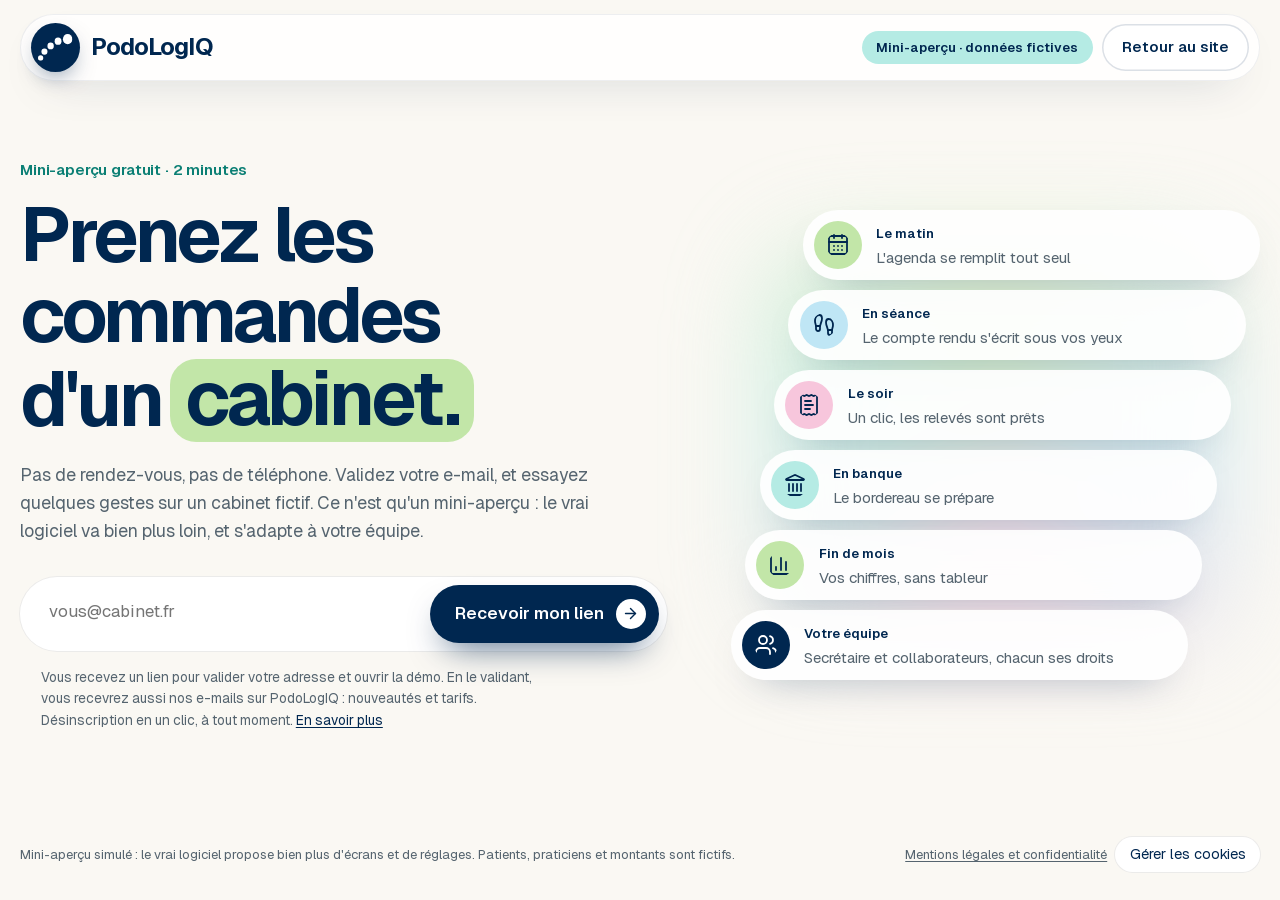
<file: demo.html>
<!DOCTYPE html>
<html lang="fr">
<head>
  <meta charset="utf-8">
  <meta name="viewport" content="width=device-width, initial-scale=1, viewport-fit=cover">
  <title>Mini-aperçu · PodoLogIQ, le logiciel des cabinets de podologie</title>
  <meta name="description" content="Un mini-aperçu de PodoLogIQ en deux minutes, sans rendez-vous ni téléphone : quelques gestes sur un cabinet fictif, et ce que voient votre secrétaire et vos collaborateurs.">
  <meta name="theme-color" content="#faf8f3">
  <link rel="icon" href="assets/icone.png">
  <link rel="stylesheet" href="css/style.css">
  <link rel="stylesheet" href="css/demo.css">
</head>
<body class="page-demo">
  <svg class="sprite" aria-hidden="true"><symbol id="logo" viewBox="0 0 667 517"><ellipse cx="51" cy="464" rx="51" ry="53"/><ellipse cx="125" cy="341" rx="58" ry="62"/><ellipse cx="245" cy="230" rx="62" ry="66"/><ellipse cx="389" cy="139" rx="66" ry="71"/><ellipse cx="575" cy="99" rx="92" ry="99"/></symbol><symbol id="i-arrow-right" viewBox="0 0 24 24"><path d="M5 12h14"/><path d="m12 5 7 7-7 7"/></symbol><symbol id="i-calendar-days" viewBox="0 0 24 24"><path d="M8 2v3"/><path d="M16 2v3"/><rect x="3" y="3" width="18" height="18" rx="2"/><path d="M3 9h18"/><path d="M8 13h.01"/><path d="M12 13h.01"/><path d="M16 13h.01"/><path d="M8 17h.01"/><path d="M12 17h.01"/><path d="M16 17h.01"/></symbol><symbol id="i-calculator" viewBox="0 0 24 24"><rect width="16" height="20" x="4" y="2" rx="2"/><line x1="8" x2="16" y1="6" y2="6"/><line x1="16" x2="16" y1="14" y2="18"/><path d="M16 10h.01"/><path d="M12 10h.01"/><path d="M8 10h.01"/><path d="M12 14h.01"/><path d="M8 14h.01"/><path d="M12 18h.01"/><path d="M8 18h.01"/></symbol><symbol id="i-chart-column" viewBox="0 0 24 24"><path d="M3 3v16a2 2 0 0 0 2 2h16"/><path d="M18 17V9"/><path d="M13 17V5"/><path d="M8 17v-3"/></symbol><symbol id="i-check" viewBox="0 0 24 24"><path d="M20 6 9 17l-5-5"/></symbol><symbol id="i-file-text" viewBox="0 0 24 24"><path d="M6 22a2 2 0 0 1-2-2V4a2 2 0 0 1 2-2h8a2.4 2.4 0 0 1 1.704.706l3.588 3.588A2.4 2.4 0 0 1 20 8v12a2 2 0 0 1-2 2z"/><path d="M14 2v5a1 1 0 0 0 1 1h5"/><path d="M10 9H8"/><path d="M16 13H8"/><path d="M16 17H8"/></symbol><symbol id="i-footprints" viewBox="0 0 24 24"><path d="M4 16v-2.38C4 11.5 2.97 10.5 3 8c.03-2.72 1.49-6 4.5-6C9.37 2 10 3.8 10 5.5c0 3.11-2 5.66-2 8.68V16a2 2 0 1 1-4 0Z"/><path d="M20 20v-2.38c0-2.12 1.03-3.12 1-5.62-.03-2.72-1.49-6-4.5-6C14.63 6 14 7.8 14 9.5c0 3.11 2 5.66 2 8.68V20a2 2 0 1 0 4 0Z"/><path d="M16 17h4"/><path d="M4 13h4"/></symbol><symbol id="i-landmark" viewBox="0 0 24 24"><path d="M10 18v-7"/><path d="M11.119 2.205a2 2 0 0 1 1.762 0l7.84 3.846A.5.5 0 0 1 20.5 7h-17a.5.5 0 0 1-.22-.949z"/><path d="M14 18v-7"/><path d="M18 18v-7"/><path d="M3 22h18"/><path d="M6 18v-7"/></symbol><symbol id="i-lock" viewBox="0 0 24 24"><rect width="18" height="11" x="3" y="11" rx="2" ry="2"/><path d="M7 11V7a5 5 0 0 1 10 0v4"/></symbol><symbol id="i-package" viewBox="0 0 24 24"><path d="M11 21.73a2 2 0 0 0 2 0l7-4A2 2 0 0 0 21 16V8a2 2 0 0 0-1-1.73l-7-4a2 2 0 0 0-2 0l-7 4A2 2 0 0 0 3 8v8a2 2 0 0 0 1 1.73z"/><path d="M12 22V12"/><polyline points="3.29 7 12 12 20.71 7"/><path d="m7.5 4.27 9 5.15"/></symbol><symbol id="i-receipt-text" viewBox="0 0 24 24"><path d="M13 16H8"/><path d="M14 8H8"/><path d="M16 12H8"/><path d="M4 3a1 1 0 0 1 1-1 1.3 1.3 0 0 1 .7.2l.933.6a1.3 1.3 0 0 0 1.4 0l.934-.6a1.3 1.3 0 0 1 1.4 0l.933.6a1.3 1.3 0 0 0 1.4 0l.933-.6a1.3 1.3 0 0 1 1.4 0l.934.6a1.3 1.3 0 0 0 1.4 0l.933-.6A1.3 1.3 0 0 1 19 2a1 1 0 0 1 1 1v18a1 1 0 0 1-1 1 1.3 1.3 0 0 1-.7-.2l-.933-.6a1.3 1.3 0 0 0-1.4 0l-.934.6a1.3 1.3 0 0 1-1.4 0l-.933-.6a1.3 1.3 0 0 0-1.4 0l-.933.6a1.3 1.3 0 0 1-1.4 0l-.934-.6a1.3 1.3 0 0 0-1.4 0l-.933.6a1.3 1.3 0 0 1-.7.2 1 1 0 0 1-1-1z"/></symbol><symbol id="i-shield-check" viewBox="0 0 24 24"><path d="M20 13c0 5-3.5 7.5-7.66 8.95a1 1 0 0 1-.67-.01C7.5 20.5 4 18 4 13V6a1 1 0 0 1 1-1c2 0 4.5-1.2 6.24-2.72a1.17 1.17 0 0 1 1.52 0C14.51 3.81 17 5 19 5a1 1 0 0 1 1 1z"/><path d="m9 12 2 2 4-4"/></symbol><symbol id="i-upload" viewBox="0 0 24 24"><path d="M12 3v12"/><path d="m17 8-5-5-5 5"/><path d="M21 15v4a2 2 0 0 1-2 2H5a2 2 0 0 1-2-2v-4"/></symbol><symbol id="i-users" viewBox="0 0 24 24"><path d="M16 21v-2a4 4 0 0 0-4-4H6a4 4 0 0 0-4 4v2"/><path d="M16 3.128a4 4 0 0 1 0 7.744"/><path d="M22 21v-2a4 4 0 0 0-3-3.87"/><circle cx="9" cy="7" r="4"/></symbol><symbol id="i-minus" viewBox="0 0 24 24"><path d="M5 12h14"/></symbol><symbol id="i-sliders-horizontal" viewBox="0 0 24 24"><path d="M10 5H3"/><path d="M12 19H3"/><path d="M14 3v4"/><path d="M16 17v4"/><path d="M21 12h-9"/><path d="M21 19h-5"/><path d="M21 5h-7"/><path d="M8 10v4"/><path d="M8 12H3"/></symbol><symbol id="i-user-round" viewBox="0 0 24 24"><circle cx="12" cy="8" r="5"/><path d="M20 21a8 8 0 0 0-16 0"/></symbol><symbol id="i-mail" viewBox="0 0 24 24"><path d="m22 7-8.991 5.727a2 2 0 0 1-2.009 0L2 7"/><rect x="2" y="4" width="20" height="16" rx="2"/></symbol></svg>
  <a class="evitement" href="#contenu">Aller au contenu</a>
  <header class="entete">
    <nav class="nav" aria-label="Navigation">
      <a class="marque" href="index.html" aria-label="PodoLogIQ, retour au site">
        <span class="tuile"><svg aria-hidden="true"><use href="#logo"/></svg></span>
        <span class="marque-nom">PodoLogIQ</span>
      </a>
      <div class="nav-actions demo-nav-actions">
        <span class="demo-badge">Mini-aperçu · données fictives</span>
        <a class="bouton bouton-secondaire bouton-petit" href="index.html">Retour au site</a>
      </div>
    </nav>
  </header>

  <main id="contenu">
    <noscript><p class="demo-noscript">La démo a besoin de JavaScript pour fonctionner.</p></noscript>

    <!-- Porte d'entrée -->
    <section class="demo-porte" id="porte">
      <div class="demo-porte-texte">
        <p class="surtitre">Mini-aperçu gratuit · 2 minutes</p>
        <h1>Prenez les commandes d'un <em>cabinet.</em></h1>
        <p class="chapo">Pas de rendez-vous, pas de téléphone. Validez votre e-mail, et essayez quelques gestes sur un cabinet fictif. Ce n'est qu'un mini-aperçu : le vrai logiciel va bien plus loin, et s'adapte à votre équipe.</p>
        <form class="demo-form" id="form-email" novalidate>
          <label class="sr" for="email">Votre adresse e-mail</label>
          <input id="email" name="email" type="email" autocomplete="email" placeholder="vous@cabinet.fr" required>
          <!-- Piège à robots : caché pour les personnes. -->
          <input class="demo-piege" name="site" tabindex="-1" autocomplete="off" aria-hidden="true">
          <button class="bouton bouton-principal" type="submit">Recevoir mon lien <span class="rond-fleche" aria-hidden="true"><svg class="ico"><use href="#i-arrow-right"/></svg></span></button>
        </form>
        <p class="demo-erreur" id="erreur-email" role="alert" hidden>Cette adresse e-mail ne semble pas valide.</p>
        <p class="demo-mention">Vous recevez un lien pour valider votre adresse et ouvrir la démo. En le validant, vous recevrez aussi nos e-mails sur PodoLogIQ : nouveautés et tarifs. Désinscription en un clic, à tout moment. <a href="mentions-legales.html#donnees">En savoir plus</a></p>
      </div>
      <div class="demo-apercu" aria-hidden="true">
        <div class="demo-apercu-halo"></div>
        <ol class="demo-apercu-liste">
          <li style="--c:var(--vert);--n:0"><svg class="ico"><use href="#i-calendar-days"/></svg><b>Le matin</b><span>L'agenda se remplit tout seul</span></li>
          <li style="--c:var(--ciel);--n:1"><svg class="ico"><use href="#i-footprints"/></svg><b>En séance</b><span>Le compte rendu s'écrit sous vos yeux</span></li>
          <li style="--c:var(--rose);--n:2"><svg class="ico"><use href="#i-receipt-text"/></svg><b>Le soir</b><span>Un clic, les relevés sont prêts</span></li>
          <li style="--c:var(--turquoise-doux);--n:3"><svg class="ico"><use href="#i-landmark"/></svg><b>En banque</b><span>Le bordereau se prépare</span></li>
          <li style="--c:var(--vert);--n:4"><svg class="ico"><use href="#i-chart-column"/></svg><b>Fin de mois</b><span>Vos chiffres, sans tableur</span></li>
          <li class="fonce" style="--n:5"><svg class="ico"><use href="#i-users"/></svg><b>Votre équipe</b><span>Secrétaire et collaborateurs, chacun ses droits</span></li>
        </ol>
      </div>
    </section>

    <!-- Attente de la validation -->
    <section class="demo-attente" id="attente" aria-labelledby="attente-titre" hidden>
      <div class="demo-enveloppe" aria-hidden="true"><i></i><i></i><i></i><span><svg class="ico"><use href="#i-mail"/></svg></span></div>
      <h1 id="attente-titre" tabindex="-1">Vérifiez votre <em>boîte mail.</em></h1>
      <p class="chapo">Nous avons envoyé un lien à <strong id="attente-email"></strong>. Cliquez dessus : la démo s'ouvre aussitôt.</p>
      <ol class="demo-attente-etapes">
        <li class="fait"><svg class="ico" aria-hidden="true"><use href="#i-check"/></svg>Adresse saisie</li>
        <li class="actuelle" aria-current="step"><svg class="ico" aria-hidden="true"><use href="#i-mail"/></svg>Lien à ouvrir</li>
        <li><svg class="ico" aria-hidden="true"><use href="#i-lock"/></svg>Démo</li>
      </ol>
      <p class="demo-note" id="attente-note" role="status"></p>
      <div class="demo-liens">
        <button type="button" class="bouton bouton-secondaire bouton-petit" id="renvoyer">Renvoyer l'e-mail</button>
        <button type="button" class="bouton bouton-secondaire bouton-petit" id="changer">Changer d'adresse</button>
      </div>
      <p class="demo-local" id="bloc-local" hidden>Aperçu local, aucun e-mail n'est envoyé. <button type="button" id="simuler">Simuler le clic sur le lien</button></p>
    </section>

    <!-- Démo -->
    <section class="demo-scene-cadre" id="demo" hidden>
      <div class="demo-appli">
        <aside class="demo-menu" aria-label="Menu de la démo">
          <span class="demo-menu-logo"><svg aria-hidden="true"><use href="#logo"/></svg>PodoLogIQ</span>
          <ol class="demo-menu-etapes" id="menu-etapes"></ol>
          <p class="demo-menu-titre">Et tout le reste, dans le logiciel</p>
          <ul class="demo-menu-verrous" id="menu-verrous"></ul>
        </aside>
        <div class="demo-zone">
          <p class="demo-rappel">Mini-aperçu : seulement quelques gestes. Le logiciel complet va bien plus loin.</p>
          <div class="demo-progression" aria-hidden="true"><span id="progression"></span></div>
          <div class="demo-contenu" id="scene"></div>
          <p class="demo-teaser" id="teaser" role="status"></p>
        </div>
      </div>
    </section>

    <!-- Fin -->
    <section class="demo-fin" id="fin" hidden></section>
  </main>

  <footer class="demo-pied">
    <p>Mini-aperçu simulé : le vrai logiciel propose bien plus d'écrans et de réglages. Patients, praticiens et montants sont fictifs.</p>
    <nav aria-label="Liens de bas de page">
      <a href="mentions-legales.html">Mentions légales et confidentialité</a>
      <button type="button" class="lien-pied" id="gerer-cookies" hidden>Gérer les cookies</button>
    </nav>
  </footer>

  <aside class="consentement" id="consentement" aria-label="Cookies de mesure d'audience" hidden>
    <p>Nous aimerions mesurer la fréquentation de ce site avec Google Analytics, qui dépose des cookies. C'est facultatif, et le site fonctionne de la même façon sans. <a href="mentions-legales.html">En savoir plus</a></p>
    <div>
      <button type="button" class="bouton bouton-secondaire bouton-petit" data-choix="refuse">Refuser</button>
      <button type="button" class="bouton bouton-secondaire bouton-petit" data-choix="accepte">Accepter</button>
    </div>
  </aside>

  <script src="js/consentement.js"></script>
  <script src="js/demo.js"></script>
</body>
</html>
</file>
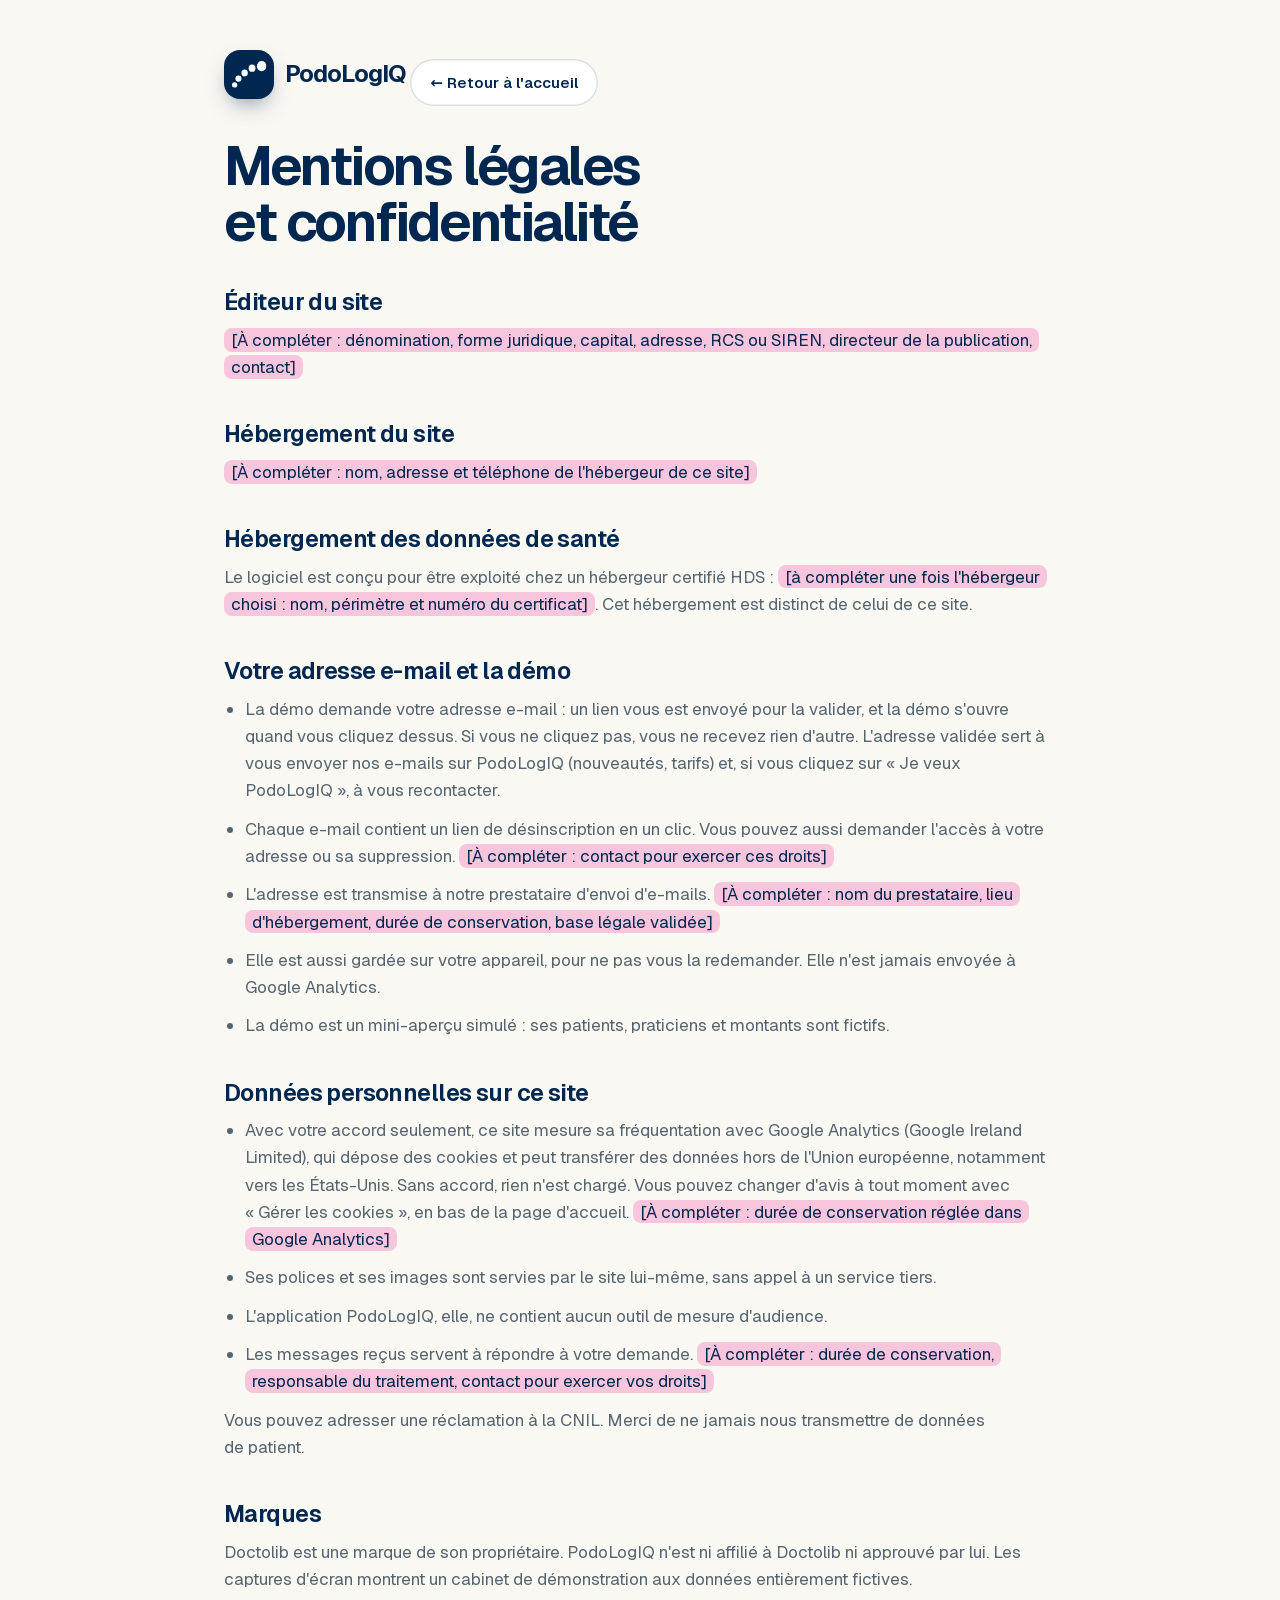
<file: mentions-legales.html>
<!DOCTYPE html>
<html lang="fr">
<head>
  <meta charset="utf-8">
  <meta name="viewport" content="width=device-width, initial-scale=1">
  <title>Mentions légales et confidentialité · PodoLogIQ</title>
  <meta name="robots" content="noindex">
  <meta name="theme-color" content="#faf8f3">
  <link rel="icon" href="assets/icone.png">
  <link rel="stylesheet" href="css/style.css">
</head>
<body>
  <svg class="sprite" aria-hidden="true"><symbol id="logo" viewBox="0 0 667 517"><ellipse cx="51" cy="464" rx="51" ry="53"/><ellipse cx="125" cy="341" rx="58" ry="62"/><ellipse cx="245" cy="230" rx="62" ry="66"/><ellipse cx="389" cy="139" rx="66" ry="71"/><ellipse cx="575" cy="99" rx="92" ry="99"/></symbol></svg>
  <main class="document">
    <a class="marque" href="index.html" aria-label="PodoLogIQ, accueil"><span class="tuile"><svg aria-hidden="true"><use href="#logo"/></svg></span><span class="marque-nom">PodoLogIQ</span></a>
    <p class="document-retour"><a class="bouton bouton-secondaire bouton-petit" href="index.html">← Retour à l'accueil</a></p>
    <h1 style="margin-top:2rem">Mentions légales et confidentialité</h1>

    <h2>Éditeur du site</h2>
    <p><span class="a-completer">[À compléter : dénomination, forme juridique, capital, adresse, RCS ou SIREN, directeur de la publication, contact]</span></p>

    <h2>Hébergement du site</h2>
    <p><span class="a-completer">[À compléter : nom, adresse et téléphone de l'hébergeur de ce site]</span></p>

    <h2>Hébergement des données de santé</h2>
    <p>Le logiciel est conçu pour être exploité chez un hébergeur certifié HDS : <span class="a-completer">[à compléter une fois l'hébergeur choisi : nom, périmètre et numéro du certificat]</span>. Cet hébergement est distinct de celui de ce site.</p>

    <h2 id="donnees">Votre adresse e-mail et la démo</h2>
    <ul>
      <li>La démo demande votre adresse e-mail : un lien vous est envoyé pour la valider, et la démo s'ouvre quand vous cliquez dessus. Si vous ne cliquez pas, vous ne recevez rien d'autre. L'adresse validée sert à vous envoyer nos e-mails sur PodoLogIQ (nouveautés, tarifs) et, si vous cliquez sur « Je veux PodoLogIQ », à vous recontacter.</li>
      <li>Chaque e-mail contient un lien de désinscription en un clic. Vous pouvez aussi demander l'accès à votre adresse ou sa suppression. <span class="a-completer">[À compléter : contact pour exercer ces droits]</span></li>
      <li>L'adresse est transmise à notre prestataire d'envoi d'e-mails. <span class="a-completer">[À compléter : nom du prestataire, lieu d'hébergement, durée de conservation, base légale validée]</span></li>
      <li>Elle est aussi gardée sur votre appareil, pour ne pas vous la redemander. Elle n'est jamais envoyée à Google Analytics.</li>
      <li>La démo est un mini-aperçu simulé : ses patients, praticiens et montants sont fictifs.</li>
    </ul>

    <h2>Données personnelles sur ce site</h2>
    <ul>
      <li>Avec votre accord seulement, ce site mesure sa fréquentation avec Google Analytics (Google Ireland Limited), qui dépose des cookies et peut transférer des données hors de l'Union européenne, notamment vers les États-Unis. Sans accord, rien n'est chargé. Vous pouvez changer d'avis à tout moment avec « Gérer les cookies », en bas de la page d'accueil. <span class="a-completer">[À compléter : durée de conservation réglée dans Google Analytics]</span></li>
      <li>Ses polices et ses images sont servies par le site lui-même, sans appel à un service tiers.</li>
      <li>L'application PodoLogIQ, elle, ne contient aucun outil de mesure d'audience.</li>
      <li>Les messages reçus servent à répondre à votre demande. <span class="a-completer">[À compléter : durée de conservation, responsable du traitement, contact pour exercer vos droits]</span></li>
    </ul>
    <p>Vous pouvez adresser une réclamation à la CNIL. Merci de ne jamais nous transmettre de données de patient.</p>

    <h2>Marques</h2>
    <p>Doctolib est une marque de son propriétaire. PodoLogIQ n'est ni affilié à Doctolib ni approuvé par lui. Les captures d'écran montrent un cabinet de démonstration aux données entièrement fictives.</p>
  </main>
</body>
</html>
</file>
<file: css/style.css>
/* PodoLogIQ : vitrine. Blanc cassé et couleurs de l'application ; tout part des cinq points du logo, qui montent et grandissent. Polices servies ici. */
@font-face { font-family: "Geist"; src: url("../assets/polices/geist-latin.woff2") format("woff2"); font-weight: 100 900; font-display: swap; unicode-range: U+0000-00FF, U+0131, U+0152-0153, U+02BB-02BC, U+02C6, U+02DA, U+02DC, U+2000-206F, U+20AC, U+2122, U+2190-2193, U+2212, U+2215, U+FEFF, U+FFFD; }
@font-face { font-family: "Geist"; src: url("../assets/polices/geist-latin-ext.woff2") format("woff2"); font-weight: 100 900; font-display: swap; unicode-range: U+0100-02BA, U+02BD-02C5, U+02C7-02CC, U+02CE-02D7, U+02DD-02FF, U+1E00-1EFF, U+2020, U+20A0-20AB, U+20AD-20C0, U+2113, U+2C60-2C7F, U+A720-A7FF; }

:root {
  --creme: #faf8f3;
  --blanc: #ffffff;
  --marine: #002750;
  --canard: #004879;
  --texte: #0f2438;
  --doux: #55646f;
  --bord: #ece9e0;
  --turquoise: #2dbdae;
  --turquoise-fonce: #0b7f74;
  --turquoise-doux: #b5ebe4;
  --vert: #c2e6a8;
  --ciel: #bfe6f5;
  --rose: #f7c6dc;
  --menthe: #eaf3f1;
  --ressort: cubic-bezier(0.22, 1, 0.36, 1);
  --rebond: cubic-bezier(0.34, 1.56, 0.64, 1);
  --large: min(1240px, 100% - 2.5rem);
  --ombre: 0 30px 70px -40px rgb(0 39 80 / 0.28);
}

/* Pas de surlignage bleu au toucher d'un bouton ou d'un lien (téléphone, tablette) : chaque bouton a son propre retour. */
*, *::before, *::after { box-sizing: border-box; -webkit-tap-highlight-color: transparent; }
html { scroll-behavior: smooth; scroll-padding-top: 6.5rem; background: var(--creme); -webkit-text-size-adjust: 100%; }
body { margin: 0; color: var(--texte); font-family: "Geist", ui-sans-serif, system-ui, -apple-system, "Segoe UI", sans-serif; font-size: 1.0625rem; line-height: 1.6; -webkit-font-smoothing: antialiased; overflow-x: clip; }
img { display: block; max-width: 100%; height: auto; }
a { color: inherit; text-decoration: none; }
h1, h2, h3 { margin: 0; color: var(--marine); line-height: 1.08; letter-spacing: -0.03em; font-weight: 640; text-wrap: balance; }
p { margin: 0; text-wrap: pretty; }
ul, ol { margin: 0; padding: 0; list-style: none; }
figure { margin: 0; }
:focus-visible { outline: 2px solid var(--turquoise-fonce); outline-offset: 3px; border-radius: 8px; }
[hidden] { display: none !important; }
.ico { width: 1.25em; height: 1.25em; fill: none; stroke: currentColor; stroke-width: 2; stroke-linecap: round; stroke-linejoin: round; flex: none; }
.sprite { position: absolute; width: 0; height: 0; overflow: hidden; }

.evitement { position: fixed; top: -4rem; left: 1rem; z-index: 100; padding: 0.6rem 1.1rem; border-radius: 99px; background: var(--marine); color: #fff; font-weight: 600; transition: top 0.2s; }
.evitement:focus { top: 1rem; }


/* Mot surligné : une pastille arrondie qui se déroule sous le mot. */
em { display: inline-block; font-style: normal; padding: 0 0.2em 0.04em; margin: 0.05em -0.08em 0; border-radius: 0.34em; background: linear-gradient(var(--surligne, var(--vert)), var(--surligne, var(--vert))) no-repeat left / 100% 100%; -webkit-box-decoration-break: clone; box-decoration-break: clone; transition: background-size 1s var(--ressort) 0.25s; }
.js .revele em { background-size: 0% 100%; }

/* Logo : la tuile marine et ses cinq points blancs, comme l'icône de l'application. */
.marque { display: inline-flex; align-items: center; gap: 0.7rem; }
.tuile { display: grid; place-items: center; flex: none; width: 3.1rem; height: 3.1rem; border-radius: 1rem; background: var(--marine); color: #fff; box-shadow: 0 10px 24px -10px rgb(0 39 80 / 0.7); transition: rotate 0.5s var(--rebond), scale 0.5s var(--rebond); }
.tuile svg { width: 2.15rem; height: 1.67rem; fill: currentColor; overflow: visible; }
.marque:hover .tuile { rotate: -6deg; scale: 1.06; }
.marque-nom { color: var(--marine); font-size: 1.5rem; font-weight: 680; letter-spacing: -0.035em; }

/* En-tête */
.entete { position: sticky; top: 0.85rem; z-index: 50; width: var(--large); margin: 0.85rem auto 0; }
.nav { position: relative; display: flex; align-items: center; gap: 1.5rem; padding: 0.5rem 0.6rem 0.5rem 0.6rem; border: 1px solid rgb(0 39 80 / 0.07); border-radius: 99px; background: rgb(255 255 255 / 0.84); -webkit-backdrop-filter: blur(18px) saturate(170%); backdrop-filter: blur(18px) saturate(170%); box-shadow: 0 18px 46px -28px rgb(0 39 80 / 0.42); }
.nav .tuile { border-radius: 50%; }
.nav-liens { display: flex; gap: 0.15rem; margin-left: auto; font-size: 0.94rem; color: var(--doux); }
.nav-liens a { padding: 0.45rem 0.85rem; border-radius: 99px; white-space: nowrap; transition: color 0.2s, background-color 0.25s; }
.nav-liens a:hover { color: var(--marine); background: var(--menthe); }
.nav-liens a[aria-current] { color: var(--marine); background: var(--menthe); font-weight: 550; }
.nav-liens .nav-demo { color: var(--marine); font-weight: 600; }
.nav-actions { display: flex; align-items: center; gap: 0.6rem; }
.lien-connexion { padding: 0 0.5rem; font-size: 0.94rem; color: var(--doux); white-space: nowrap; }
.lien-connexion:hover { color: var(--marine); }
.burger { display: none; width: 2.9rem; height: 2.9rem; padding: 0; border: 0; border-radius: 50%; background: var(--menthe); color: var(--marine); cursor: pointer; }
.burger { transition: background-color 0.25s, scale 0.2s var(--ressort); }
.burger:active { scale: 0.92; }
.burger span { display: block; width: 1.05rem; height: 2px; margin: 4px auto; border-radius: 2px; background: currentColor; transition: transform 0.4s var(--rebond); }
.burger[aria-expanded="true"] { background: var(--turquoise-doux); }
.burger[aria-expanded="true"] span:first-child { transform: translateY(3px) rotate(45deg); }
.burger[aria-expanded="true"] span:last-child { transform: translateY(-3px) rotate(-45deg); }

/* Boutons */
.bouton { position: relative; isolation: isolate; overflow: hidden; display: inline-flex; align-items: center; justify-content: center; gap: 0.7rem; padding: 0.95rem 1.6rem; border: 0; border-radius: 99px; font: inherit; font-weight: 580; white-space: nowrap; cursor: pointer; transition: translate 0.3s var(--ressort), box-shadow 0.3s, color 0.3s; }
.bouton::before { content: ""; position: absolute; left: 50%; top: 100%; z-index: -1; width: 130%; aspect-ratio: 1; border-radius: 50%; transform: translate(-50%, 0) scale(0.2); opacity: 0; transition: transform 0.55s var(--ressort), opacity 0.2s; }
.bouton:hover::before { transform: translate(-50%, -62%) scale(1); opacity: 1; }
.bouton:hover { translate: 0 -2px; }
.bouton:active { translate: 0 1px; }
.bouton-petit { padding: 0.72rem 1.25rem; font-size: 0.94rem; }
.bouton-principal { background: var(--marine); color: #fff; box-shadow: 0 16px 34px -14px rgb(0 39 80 / 0.75); }
.bouton-principal::before { background: var(--canard); }
.bouton-principal:hover { box-shadow: 0 20px 44px -14px rgb(45 189 174 / 0.75); }
.bouton-secondaire { background: var(--blanc); color: var(--marine); box-shadow: inset 0 0 0 1.5px rgb(0 39 80 / 0.14); }
.bouton-secondaire::before { background: var(--menthe); }
.bouton-blanc { background: #fff; color: var(--marine); }
.bouton-blanc::before { background: var(--turquoise-doux); }
.rond-fleche { display: grid; place-items: center; width: 1.9rem; height: 1.9rem; margin: -0.3rem -0.8rem -0.3rem 0; border-radius: 50%; background: #fff; color: var(--marine); font-size: 0.85rem; transition: translate 0.3s var(--ressort); }
.bouton:hover .rond-fleche { translate: 3px 0; }

/* Héros : le logo à l'échelle de la page */
.heros { position: relative; overflow-x: clip; padding-top: 3.5rem; }
.heros-haut { position: relative; width: var(--large); margin: 0 auto; }
.heros-texte { position: relative; z-index: 2; max-width: 53rem; }
h1 { margin-top: 0; font-size: clamp(2.9rem, 6.5vw, 6.1rem); font-weight: 660; letter-spacing: -0.045em; line-height: 1.02; }
.mot { display: inline-block; animation: mot 1s var(--ressort) backwards; animation-delay: calc(0.1s + var(--i) * 0.07s); }
.mot em { --surligne: var(--vert); padding: 0 0.16em 0.05em; margin: 0 -0.04em; transition-delay: 0.7s; animation: deroule 1s var(--ressort) 0.7s backwards; }
@keyframes mot { from { opacity: 0; transform: translateY(0.5em) rotate(2deg); filter: blur(8px); } }
@keyframes deroule { from { background-size: 0% 100%; } }
@keyframes monte { from { opacity: 0; transform: translateY(20px); } }
.chapo { max-width: 39rem; margin-top: 1.6rem; color: var(--doux); font-size: 1.2rem; animation: monte 1s var(--ressort) 0.45s backwards; }
.actions { display: flex; flex-wrap: wrap; gap: 0.8rem; margin-top: 2.1rem; animation: monte 1s var(--ressort) 0.55s backwards; }
/* Le geste principal du héros est une touche qui s'enfonce, et non une pilule ; le lien voisin reprend le surlignage du titre. */
.action-demo { display: inline-flex; align-items: center; justify-content: space-between; gap: 1.6rem; padding: 0.72rem 1.25rem 0.78rem 1.4rem; border-radius: 1.1rem; background: var(--marine); color: #fff; line-height: 1.3; box-shadow: 0 4px 0 #00162e; transition: translate 0.14s, box-shadow 0.14s, background-color 0.2s; }
.action-demo b { display: block; font-size: 1.06rem; font-weight: 600; }
.action-demo small { display: block; color: rgb(255 255 255 / 0.72); font-size: 0.82rem; }
.action-demo .ico { transition: translate 0.3s var(--ressort); }
.action-demo:hover { background: var(--canard); }
.action-demo:hover .ico { translate: 4px 0; }
.action-demo:active { translate: 0 3px; box-shadow: 0 1px 0 #00162e; }
.action-visite { align-self: center; margin-left: 1rem; padding: 0.1rem 0.25rem; border-radius: 0.4rem; color: var(--marine); font-weight: 580; background: linear-gradient(var(--vert), var(--vert)) 0 100% / 100% 0.18em no-repeat; transition: background-size 0.3s var(--ressort); }
.action-visite:hover { background-size: 100% 100%; }
.en-ligne { display: flex; align-items: center; gap: 0.75rem; max-width: 39rem; margin-top: 1.7rem; color: var(--doux); font-size: 0.88rem; line-height: 1.4; animation: monte 1s var(--ressort) 0.65s backwards; }
.en-ligne-ico { display: inline-flex; gap: 0.3rem; flex: none; color: var(--turquoise-fonce); }
.en-ligne-ico .ico { stroke-width: 1.7; }

.trajectoire { position: absolute; top: 0.5rem; right: -3.5vw; width: min(44vw, 640px); aspect-ratio: 640 / 500; }
.point { position: absolute; display: grid; place-items: center; width: var(--t); aspect-ratio: 1; margin: calc(var(--t) / -2) 0 0 calc(var(--t) / -2); left: var(--x); top: var(--y); border-radius: 50%; color: var(--marine); translate: calc(var(--mx, 0) * var(--f) * 1px) calc(var(--my, 0) * var(--f) * 1px - var(--sy, 0) * var(--v) * 1px); animation: eclot 1s var(--rebond) backwards, flotte 7s ease-in-out infinite alternate; transition: translate 0.5s var(--ressort); }
.point .ico { width: 34%; height: 34%; stroke-width: 1.7; }
@keyframes eclot { from { scale: 0; opacity: 0; } }
@keyframes flotte { from { transform: translateY(-7px); } to { transform: translateY(9px); } }
.p1 { --t: 9%; --x: 6.25%; --y: 90%; background: var(--vert); box-shadow: 0 16px 34px -12px rgb(142 196 104 / 0.9); animation-delay: 0.1s, 0s; }
.p2 { --t: 13%; --x: 15.6%; --y: 76%; background: var(--ciel); box-shadow: 0 18px 40px -12px rgb(120 196 226 / 0.95); animation-delay: 0.22s, -1.5s; }
.p3 { --t: 18%; --x: 28.9%; --y: 59%; background: var(--rose); box-shadow: 0 20px 46px -14px rgb(235 140 182 / 0.95); animation-delay: 0.34s, -3s; }
.p4 { --t: 25%; --x: 47.7%; --y: 40%; background: var(--turquoise-doux); box-shadow: 0 24px 54px -16px rgb(45 189 174 / 0.85); animation-delay: 0.46s, -4.5s; }
.p5 { --t: 38%; --x: 78.1%; --y: 22%; background: var(--marine); color: #fff; box-shadow: 0 34px 70px -22px rgb(0 39 80 / 0.85), 0 0 90px -20px rgb(45 189 174 / 0.6); animation-delay: 0.6s, -6s; }
.anneau-texte { position: absolute; inset: 0; width: 100%; height: 100%; animation: tourne 26s linear infinite; }
.anneau-texte text { fill: rgb(255 255 255 / 0.82); font-size: 10.6px; font-weight: 550; letter-spacing: 0.04em; }
@keyframes tourne { to { rotate: 360deg; } }
.logo-centre { width: 44%; aspect-ratio: 667 / 517; fill: #fff; overflow: visible; }

.scene-heros { position: relative; isolation: isolate; width: var(--large); margin: 4.5rem auto 0; perspective: 1700px; --p: 0; }
.halo-fenetre { position: absolute; inset: 8% 5%; z-index: -1; border-radius: 4rem; background: conic-gradient(from var(--angle-halo), var(--vert), var(--ciel), var(--rose), var(--turquoise-doux), var(--vert)); filter: blur(48px); opacity: 0.6; animation: tourne-halo 18s linear infinite; pointer-events: none; }
@property --angle-halo { syntax: "<angle>"; inherits: false; initial-value: 0deg; }
@keyframes tourne-halo { to { --angle-halo: 360deg; } }
.fenetre { position: relative; overflow: hidden; padding: 0.55rem; border-radius: 2.25rem; background: #fff; box-shadow: 0 50px 100px -50px rgb(0 39 80 / 0.5), 0 0 0 1px rgb(0 39 80 / 0.05); }
.fenetre img { width: 100%; border-radius: 0 0 1.75rem 1.75rem; }
.fenetre-barre { display: flex; align-items: center; gap: 0.4rem; height: 2.3rem; padding: 0 1rem; font-size: 0.8rem; color: var(--doux); }
.fenetre-barre i { width: 0.65rem; height: 0.65rem; border-radius: 50%; background: var(--bord); }
.fenetre-barre i:nth-child(1) { background: var(--rose); } .fenetre-barre i:nth-child(2) { background: var(--ciel); } .fenetre-barre i:nth-child(3) { background: var(--vert); }
.fenetre-barre span { margin-left: 0.6rem; }
.scene-heros > .fenetre { transform: rotateX(calc((1 - var(--p)) * 20deg)) scale(calc(0.9 + var(--p) * 0.1)); transform-origin: 50% 0; will-change: transform; }
.telephone { position: absolute; right: -0.5%; bottom: -5%; z-index: 3; width: 17%; padding: 0.35rem; border-radius: 2rem; background: var(--marine); box-shadow: 0 34px 60px -22px rgb(0 39 80 / 0.75); translate: 0 calc((1 - var(--p)) * 7rem); }
.telephone img { border-radius: 1.7rem; }
.flottant { position: absolute; z-index: 3; display: flex; align-items: center; gap: 0.7rem; padding: 0.6rem 1.15rem 0.6rem 0.6rem; border-radius: 99px; background: rgb(255 255 255 / 0.92); -webkit-backdrop-filter: blur(10px); backdrop-filter: blur(10px); box-shadow: 0 22px 44px -18px rgb(0 39 80 / 0.42); font-size: 0.88rem; line-height: 1.25; animation: flotte 6s ease-in-out infinite alternate; }
.flottant b { display: block; color: var(--marine); font-weight: 620; }
.flottant small { color: var(--doux); font-size: 0.78rem; }
.flottant-ico { display: grid; place-items: center; width: 2.5rem; height: 2.5rem; border-radius: 50%; color: var(--marine); }
.vert { background: var(--vert); } .ciel { background: var(--ciel); } .rose { background: var(--rose); }
.flottant-1 { top: 16%; left: -1.5%; translate: calc((1 - var(--p)) * -3rem) 0; }
.flottant-2 { top: 30%; right: -1.5%; animation-delay: -2s; translate: calc((1 - var(--p)) * 3rem) 0; }
.flottant-3 { bottom: 10%; left: 4%; animation-delay: -4s; translate: 0 calc((1 - var(--p)) * 4rem); }

.garanties { position: relative; z-index: 1; display: flex; flex-wrap: wrap; justify-content: center; gap: 0.6rem; width: var(--large); margin: 4rem auto 0; }
.garanties li { display: flex; align-items: center; gap: 0.55rem; padding: 0.55rem 1.05rem; border: 1px solid var(--bord); border-radius: 99px; background: #fff; color: var(--marine); font-size: 0.92rem; font-weight: 500; }
.garanties .ico { color: var(--turquoise-fonce); }

/* Sections */
.section { position: relative; z-index: 1; width: var(--large); margin: 0 auto; padding: 7rem 0; }
.section-serree { padding-top: 0; }
.feuille { position: relative; overflow: hidden; margin: 0 clamp(0.5rem, 1.2vw, 1rem); border-radius: clamp(2rem, 4.5vw, 4.5rem); }
.feuille-menthe { background: var(--menthe); }
.feuille-rose { background: #fbeef4; }
.feuille-contact { background: var(--turquoise-doux); margin-bottom: 1rem; }
.titre-section { max-width: 52rem; margin: 0 auto 4rem; text-align: center; }
.surtitre { margin-bottom: 0.85rem; color: var(--turquoise-fonce); font-size: 0.95rem; font-weight: 600; letter-spacing: -0.01em; }
h2 { font-size: clamp(2.1rem, 4.4vw, 3.9rem); letter-spacing: -0.04em; line-height: 1.14; }
.titre-section > p:last-child:not(.surtitre) { max-width: 40rem; margin: 1.2rem auto 0; color: var(--doux); font-size: 1.15rem; }
.paragraphe { margin-top: 1.2rem; color: var(--doux); font-size: 1.1rem; }

/* Apparitions : uniquement si JavaScript peut les révéler. */
.js .revele { opacity: 0; translate: 0 34px; scale: 0.975; transition: opacity 0.9s var(--ressort), translate 0.9s var(--ressort), scale 0.9s var(--ressort); transition-delay: var(--retard, 0ms); }
.js .revele.visible { opacity: 1; translate: 0 0; scale: 1; }
.js .revele.visible em { background-size: 100% 100%; }
.js .revele:not(.visible) *, .js .revele:not(.visible) { animation-play-state: paused; }
/* Réarmé hors de l'écran : pas de transition visible, et les animations repartiront de zéro au retour. */
.js .attente, .js .attente * { transition: none !important; }
.js .attente * { animation: none !important; }
.js .trajectoire.attente > .point { animation: none !important; }

/* Frise de la journée : les cinq points du logo, qui montent */
.frise-cadre { position: relative; }
.frise-trace { position: absolute; inset: 0; width: 100%; height: 100%; overflow: visible; pointer-events: none; }
.frise-trace path { fill: none; stroke-linecap: round; }
.trace-fond { stroke: var(--bord); stroke-width: 2; stroke-dasharray: 2 9; }
.trace-vive { stroke: var(--turquoise); stroke-width: 3; stroke-dasharray: 1; stroke-dashoffset: var(--decale, 1); }
.frise { position: relative; display: grid; grid-template-columns: repeat(5, minmax(0, 1fr)); gap: 1.5rem; align-items: start; }
.frise li { padding-top: var(--decal); }
.rond { display: grid; place-items: center; width: var(--d); height: var(--d); padding: 0.5rem; border-radius: 50%; background: var(--c); color: var(--marine); font-size: 0.92rem; font-weight: 620; line-height: 1.15; text-align: center; box-shadow: 0 22px 44px -22px var(--c), 0 18px 40px -28px rgb(0 39 80 / 0.35); }
.frise .fin .rond { color: #fff; font-size: 1.05rem; }
.frise h3 { margin-top: 1.1rem; font-size: 1.22rem; }
.frise p { margin-top: 0.5rem; color: var(--doux); font-size: 0.96rem; }

/* Visite */
.visite-onglets { display: flex; flex-wrap: wrap; justify-content: center; gap: 0.4rem; margin-bottom: 2rem; }
.visite-onglets button { position: relative; overflow: hidden; isolation: isolate; padding: 0.55rem 1.1rem; border: 0; border-radius: 99px; background: rgb(255 255 255 / 0.75); color: var(--marine); font: inherit; font-size: 0.95rem; font-weight: 500; cursor: pointer; transition: background-color 0.25s, color 0.25s, scale 0.3s var(--rebond); }
.visite-onglets button:hover { background: #fff; scale: 1.04; }
.visite-onglets button[aria-selected="true"] { background: var(--marine); color: #fff; }
.visite-onglets:not(.manuel) button[aria-selected="true"]::before { content: ""; position: absolute; inset: 0; z-index: -1; background: var(--canard); transform-origin: left; animation: jauge var(--duree, 7s) linear forwards; }
@keyframes jauge { from { transform: scaleX(0); } }
.visite .fenetre { max-width: 74rem; margin: 0 auto; }
.visite-images { position: relative; overflow: hidden; border-radius: 0 0 1.75rem 1.75rem; }
.visite-images img + img { position: absolute; inset: 0; width: 100%; height: 100%; }
.visite-texte { max-width: 44rem; min-height: 3.4em; margin: 1.6rem auto 0; color: var(--doux); font-size: 1.08rem; text-align: center; }

/* Bento */
.bento { display: grid; grid-template-columns: repeat(4, minmax(0, 1fr)); gap: 1rem; }
.carte { position: relative; overflow: hidden; display: flex; flex-direction: column; padding: 1.7rem; border-radius: 2.1rem; background: #fff; box-shadow: 0 0 0 1px rgb(0 39 80 / 0.045); transition: translate 0.45s var(--ressort), box-shadow 0.45s; }
.carte:hover { translate: 0 -5px; box-shadow: var(--ombre), 0 0 0 1px rgb(0 39 80 / 0.06); }
.carte h3 { font-size: 1.24rem; }
.carte p { position: relative; margin-top: 0.55rem; color: var(--doux); font-size: 0.97rem; }
.icone { position: relative; display: grid; place-items: center; width: 3rem; height: 3rem; margin-bottom: 1.05rem; border-radius: 50%; background: var(--menthe); color: var(--canard); transition: scale 0.45s var(--rebond), rotate 0.45s var(--rebond); }
.carte:hover .icone { scale: 1.1; rotate: -6deg; }
.bento-points { display: none; }
.carte.large { grid-column: span 2; flex-direction: row; align-items: center; gap: 1.75rem; padding: 2rem; }
.carte-texte { flex: 1 1 0; min-width: 0; }
.teinte-vert { background: #f0f8e9; } .teinte-ciel { background: #edf7fb; } .teinte-rose { background: #fdf1f6; } .teinte-creme { background: var(--menthe); }
.large .icone { background: #fff; }

.mini { position: relative; flex: 0 0 44%; min-width: 0; }
.mini * { animation-delay: calc(0.25s + var(--n, 0) * 0.09s); }
@keyframes pop { from { opacity: 0; scale: 0.7; } }
.mini-agenda { display: grid; grid-template-columns: repeat(3, 1fr); gap: 0.4rem; padding: 0.7rem; border-radius: 1.5rem; background: #fff; box-shadow: var(--ombre); }
.mini-agenda > div { display: grid; align-content: start; gap: 0.4rem; }
.mini-agenda i { display: block; padding: 0.22rem 0.5rem; overflow: hidden; border-radius: 0.65rem; color: var(--marine); font-size: 0.72rem; font-style: normal; font-weight: 550; white-space: nowrap; animation: pop 0.6s var(--rebond) backwards; }
.c-vert { background: var(--vert); } .c-ciel { background: var(--ciel); } .c-rose { background: var(--rose); }
.mini-import { display: grid; gap: 0.4rem; }
.mini-import span { display: flex; align-items: center; gap: 0.5rem; padding: 0.45rem 0.85rem 0.45rem 0.5rem; border-radius: 99px; background: #fff; color: var(--marine); font-size: 0.85rem; font-weight: 520; box-shadow: 0 10px 24px -18px rgb(0 39 80 / 0.5); animation: glisse 0.7s var(--ressort) backwards; }
.mini-import .ico { padding: 0.22rem; width: 1.5rem; height: 1.5rem; border-radius: 50%; background: var(--vert); stroke-width: 2.5; }
.mini-import .a-voir .ico { background: var(--rose); }
@keyframes glisse { from { opacity: 0; translate: 24px 0; } }
.mini-anneaux { display: flex; justify-content: space-around; gap: 0.5rem; }
.mini-anneaux span { position: relative; display: grid; justify-items: center; width: 4.6rem; color: var(--marine); font-size: 0.82rem; font-weight: 520; }
.mini-anneaux svg:first-child { width: 4.6rem; height: 4.6rem; rotate: -90deg; }
.mini-anneaux circle { fill: #fff; stroke: var(--turquoise); stroke-width: 3.5; stroke-linecap: round; stroke-dasharray: 1; animation: trace 1.2s var(--ressort) backwards; animation-delay: calc(0.25s + var(--n, 0) * 0.09s); }
@keyframes trace { from { stroke-dashoffset: 1; } }
.mini-anneaux .ico { position: absolute; top: 1.55rem; left: 50%; margin-left: -0.75rem; width: 1.5rem; height: 1.5rem; stroke-width: 2.6; color: var(--turquoise-fonce); }
.mini-anneaux small { margin-top: 0.35rem; font-size: inherit; }
.mini-barres { display: flex; align-items: flex-end; gap: 0.45rem; height: 8.5rem; }
.mini-barres i { flex: 1; border-radius: 99px; background: linear-gradient(180deg, var(--turquoise-doux), #fff); transform-origin: bottom; animation: pousse 1s var(--ressort) backwards; }
.mini-barres .vive { background: linear-gradient(180deg, var(--turquoise), var(--turquoise-doux)); }
@keyframes pousse { from { transform: scaleY(0); } }
.mini-appareils { display: flex; justify-content: center; }
.mini-appareils span { display: grid; place-items: center; width: 5.6rem; height: 5.6rem; margin-left: -0.9rem; border-radius: 50%; background: #fff; color: var(--marine); font-size: 1.45rem; box-shadow: 0 16px 34px -20px rgb(0 39 80 / 0.55); animation: pop 0.7s var(--rebond) backwards; }
.mini-appareils span:first-child { margin-left: 0; }
.mini-modules { display: grid; gap: 0.5rem; }
.mini-modules span { display: flex; align-items: center; justify-content: space-between; padding: 0.5rem 0.6rem 0.5rem 1rem; border-radius: 99px; background: #fff; color: var(--marine); font-size: 0.88rem; font-weight: 520; }
.mini-modules i { position: relative; width: 2.3rem; height: 1.35rem; border-radius: 99px; background: var(--bord); }
.mini-modules i::after { content: ""; position: absolute; top: 0.15rem; left: 0.15rem; width: 1.05rem; height: 1.05rem; border-radius: 50%; background: #fff; box-shadow: 0 1px 3px rgb(0 0 0 / 0.25); }
.mini-modules .actif { background: var(--turquoise); }
.mini-modules .actif::after { left: auto; right: 0.15rem; }

/* Solo ou groupe */
.duo { display: grid; grid-template-columns: minmax(0, 0.85fr) minmax(0, 1.15fr); gap: 1rem; }
.offre { position: relative; overflow: hidden; padding: clamp(1.75rem, 3.4vw, 3rem); border-radius: 3rem; background: #fff; box-shadow: 0 0 0 1px rgb(0 39 80 / 0.045); }
.offre h3 { font-size: clamp(1.7rem, 2.6vw, 2.3rem); }
.offre-chapo { margin: 0.5rem 0 1.5rem; color: var(--doux); font-size: 1.05rem; }
.offre-groupe { background: var(--marine); }
.offre-groupe h3 { color: #fff; }
.offre-groupe .offre-chapo, .offre-groupe .coches { color: #cfdce8; }
.offre-groupe .coches li::before { background: rgb(255 255 255 / 0.14); color: var(--turquoise-doux); }
.offre-points { display: flex; margin-bottom: 1.5rem; }
.offre-points i { width: 3.2rem; height: 3.2rem; margin-left: -0.75rem; border: 3px solid #fff; border-radius: 50%; background: var(--vert); }
.offre-points i:first-child { margin-left: 0; }
.offre-groupe .offre-points i { border-color: var(--marine); }
.offre-groupe .offre-points i:nth-child(2) { background: var(--ciel); } .offre-groupe .offre-points i:nth-child(3) { background: var(--rose); } .offre-groupe .offre-points i:nth-child(4) { background: var(--turquoise); }
.coches { display: grid; gap: 0.65rem; font-size: 1rem; }
.coches li { display: flex; gap: 0.65rem; align-items: flex-start; }
.coches li::before { content: "✓"; display: inline-grid; place-items: center; flex: none; width: 1.35rem; height: 1.35rem; margin-top: 0.15rem; border-radius: 50%; background: var(--vert); color: var(--marine); font-size: 0.74rem; font-weight: 700; }
.coches-grandes { gap: 0.85rem; margin-top: 1.75rem; font-size: 1.05rem; }
.roles { display: grid; grid-template-columns: repeat(3, minmax(0, 1fr)); gap: 1rem; margin-top: 1rem; }
.roles > div { padding: 1.5rem 1.9rem; border-radius: 2.5rem; background: var(--menthe); }
.roles h3 { font-size: 1.15rem; }
.roles p { margin-top: 0.35rem; color: var(--doux); font-size: 0.96rem; }

/* Sécurité : le seul grand aplat marine de la page, qui s'ouvre au défilement */
.securite { padding: 0 clamp(0.5rem, 1.2vw, 1rem); }
.securite-panneau { --p: 1; position: relative; overflow: hidden; padding: clamp(3rem, 7vw, 6.5rem) max(1.5rem, calc((100% - 1240px) / 2)); border-radius: clamp(2rem, 4.5vw, 4.5rem); background: radial-gradient(90% 70% at 85% 0%, #06407a 0%, var(--marine) 60%); color: #cfdce8; transform: scale(calc(0.93 + var(--p) * 0.07)); transform-origin: 50% 30%; }
.ondes { position: absolute; top: clamp(-9rem, -7vw, -3rem); right: clamp(-9rem, -5vw, -3rem); width: 34rem; height: 34rem; }
.ondes i { position: absolute; inset: 0; margin: auto; width: 100%; height: 100%; border: 1.5px solid rgb(191 230 245 / 0.4); border-radius: 50%; animation: onde 6s linear infinite; }
.ondes i:nth-child(2) { animation-delay: -1.5s; } .ondes i:nth-child(3) { animation-delay: -3s; } .ondes i:nth-child(4) { animation-delay: -4.5s; }
@keyframes onde { from { scale: 0.2; opacity: 0.9; } to { scale: 1; opacity: 0; } }
.ondes-coeur { position: absolute; inset: 0; margin: auto; display: grid; place-items: center; width: 6rem; height: 6rem; border-radius: 50%; background: var(--turquoise); color: var(--marine); font-size: 1.6rem; box-shadow: 0 0 70px rgb(45 189 174 / 0.75); }
.securite-titre { position: relative; max-width: 46rem; margin-bottom: 3.5rem; }
.securite .surtitre { color: var(--turquoise-doux); }
.securite h2 { color: #fff; }
.securite h2 .clair { color: var(--turquoise-doux); }
.securite-titre > p:last-child { margin-top: 1.2rem; font-size: 1.15rem; }
.grille-securite { position: relative; display: grid; grid-template-columns: repeat(3, minmax(0, 1fr)); gap: 0.85rem; }
.grille-securite article { padding: 1.6rem 1.7rem; border-radius: 2rem; background: rgb(255 255 255 / 0.07); transition: background-color 0.3s; }
.grille-securite article:hover { background: rgb(255 255 255 / 0.12); }
.grille-securite .ico { color: var(--turquoise-doux); font-size: 1.15rem; }
.grille-securite h3 { margin-top: 0.8rem; color: #fff; font-size: 1.14rem; }
.grille-securite p { margin-top: 0.45rem; font-size: 0.96rem; }
.encadre { position: relative; margin-top: 0.85rem; padding: 1.7rem 2rem; border-radius: 2rem; background: #fff; color: var(--doux); }
.encadre h3 { font-size: 1.14rem; }
.encadre p { margin-top: 0.4rem; }

/* Mise en route : une chaîne de cercles qui se recouvrent */
.chaine { display: flex; justify-content: center; }
.chaine li { position: relative; display: flex; flex-direction: column; align-items: center; justify-content: center; flex: 0 0 auto; width: clamp(12rem, 16.5vw, 14rem); aspect-ratio: 1; margin-left: clamp(-1.6rem, -1.5vw, -1rem); padding: 1.6rem; border-radius: 50%; background: var(--c); mix-blend-mode: multiply; text-align: center; }
.chaine li:first-child { margin-left: 0; }
.chaine b { color: var(--marine); font-size: 1.05rem; font-weight: 700; }
.chaine h3 { margin-top: 0.15rem; font-size: 1.1rem; }
.chaine p { margin-top: 0.3rem; color: #33475a; font-size: 0.86rem; line-height: 1.35; }

/* Transparence */
.transparence { display: grid; grid-template-columns: minmax(0, 0.8fr) minmax(0, 1.2fr); gap: 3rem; align-items: start; }
.transparence-liste { display: grid; gap: 0.8rem; }
.transparence-liste article { display: flex; gap: 1.1rem; padding: 1.5rem 1.75rem 1.5rem 1.5rem; border-radius: 2.25rem; background: #fff; box-shadow: 0 0 0 1px rgb(0 39 80 / 0.045); }
.transparence-liste h3 { font-size: 1.16rem; }
.transparence-liste p { margin-top: 0.35rem; color: var(--doux); font-size: 0.97rem; }
.icone-non { flex: none; margin: 0; background: var(--rose); color: var(--marine); }

/* Confiance et chiffres */
.confiance { display: grid; grid-template-columns: minmax(0, 1fr) minmax(0, 1fr); gap: 4rem; align-items: center; padding-block: 6rem; }
.confiance h2, .faq-cadre h2, .transparence h2 { font-size: clamp(2.1rem, 3.5vw, 3.1rem); }
.bulles-chiffres { display: grid; grid-template-columns: repeat(2, minmax(0, 1fr)); gap: 0.75rem; justify-items: center; align-items: center; }
.bulles-chiffres > div { display: flex; flex-direction: column; align-items: center; justify-content: center; width: var(--d); height: var(--d); padding: 1.1rem; border-radius: 50%; background: var(--c); color: var(--marine); text-align: center; box-shadow: 0 30px 50px -36px rgb(0 39 80 / 0.55); }
.bulles-chiffres strong { font-size: clamp(2.3rem, 4vw, 3.5rem); line-height: 1; font-weight: 660; letter-spacing: -0.05em; font-variant-numeric: tabular-nums; }
.bulles-chiffres span { margin-top: 0.35rem; font-size: 0.82rem; line-height: 1.25; }
.bulles-chiffres .sombre { color: #fff; }
.bulles-chiffres .sombre strong { font-size: clamp(3rem, 5vw, 4.5rem); }
.bulles-chiffres .sombre span { font-size: 0.92rem; color: #cfdce8; }

/* Tarifs */
.tarifs { display: grid; grid-template-columns: repeat(2, minmax(0, 1fr)); gap: 1rem; max-width: 62rem; margin: 0 auto; }
.tarif { display: flex; flex-direction: column; justify-content: space-between; align-items: flex-start; gap: 1.75rem; padding: 2.25rem; border-radius: 3rem; background: #fff; box-shadow: 0 0 0 1px rgb(0 39 80 / 0.045); }
.tarif h3 { font-size: 2rem; }
.tarif p { margin-top: 0.4rem; color: var(--doux); }
.tarif-vif { background: var(--turquoise); }
.tarif-vif p { color: var(--marine); }
.tarif .prix { display: flex; flex-wrap: wrap; align-items: baseline; gap: 0.2rem 0.6rem; margin-top: 1.4rem; color: var(--marine); }
.tarif .prix strong { font-size: clamp(2.4rem, 4.2vw, 3.1rem); font-weight: 660; letter-spacing: -0.035em; line-height: 1; }
.tarif .prix span { font-size: 0.95rem; }
.tarif .prix-suite { margin-top: 0.6rem; color: var(--marine); }
.tarif .prix-suite strong { font-weight: 640; }
.prix-exemples { display: flex; flex-wrap: wrap; gap: 0.4rem; margin: 1rem 0 0; padding: 0; list-style: none; }
.prix-exemples li { padding: 0.3rem 0.8rem; border-radius: 99px; background: rgb(255 255 255 / 0.6); color: var(--marine); font-size: 0.85rem; }
.prix-mention { display: block; margin-top: 0.9rem; color: var(--doux); font-size: 0.78rem; }
.tarif-vif .prix-mention { color: rgb(0 39 80 / 0.72); }

/* Questions */
.faq-cadre { display: grid; grid-template-columns: minmax(0, 0.8fr) minmax(0, 1.2fr); gap: 3rem; align-items: start; }
.faq-titre { position: sticky; top: 7rem; }
.faq { display: grid; gap: 0.5rem; }
.faq details { border-radius: 1.75rem; background: #fff; box-shadow: 0 0 0 1px rgb(0 39 80 / 0.045); transition: background-color 0.3s; }
.faq details[open] { background: var(--menthe); }
.faq summary { display: flex; justify-content: space-between; align-items: center; gap: 1rem; padding: 1.05rem 1.1rem 1.05rem 1.6rem; color: var(--marine); font-weight: 560; cursor: pointer; list-style: none; }
.faq summary::-webkit-details-marker { display: none; }
.faq summary::after { content: "+"; display: grid; place-items: center; flex: none; width: 2.1rem; height: 2.1rem; border-radius: 50%; background: var(--menthe); color: var(--marine); font-size: 1.3rem; line-height: 1; transition: rotate 0.35s var(--rebond), background-color 0.3s; }
.faq details[open] summary::after { rotate: 45deg; background: #fff; }
.faq p { padding: 0 1.6rem 1.35rem; color: var(--doux); font-size: 0.99rem; animation: monte 0.45s var(--ressort); }

/* Contact */
.contact-points { position: absolute; inset: 0; pointer-events: none; }
.contact-points i { position: absolute; border-radius: 50%; background: rgb(255 255 255 / 0.38); animation: flotte 8s ease-in-out infinite alternate; }
.contact-points i:nth-child(1) { width: 3rem; height: 3rem; left: 3%; bottom: 8%; }
.contact-points i:nth-child(2) { width: 5rem; height: 5rem; left: 10%; bottom: 22%; animation-delay: -2s; }
.contact-points i:nth-child(3) { width: 8rem; height: 8rem; left: 21%; bottom: 40%; animation-delay: -4s; }
.contact-points i:nth-child(4) { width: 13rem; height: 13rem; left: 38%; top: -4rem; animation-delay: -5s; }
.contact-points i:nth-child(5) { width: 24rem; height: 24rem; right: -6rem; top: -8rem; animation-delay: -6s; }
.contact-cadre { position: relative; display: grid; grid-template-columns: minmax(0, 1fr) minmax(0, 1.05fr); gap: 3.5rem; align-items: center; padding-block: 6rem; }
.contact-cadre .paragraphe { color: #2d4a5c; }
.contact-cadre .surtitre { color: var(--marine); }
.contact-cadre .coches { margin-top: 1.5rem; }
.contact-cadre .coches li::before { background: #fff; }
.contact-seul { grid-template-columns: minmax(0, 1fr); justify-items: center; text-align: center; }
.contact-seul .paragraphe { max-width: 36rem; margin-inline: auto; }
.contact-seul .coches { justify-content: center; grid-auto-flow: column; margin-bottom: 1.75rem; text-align: left; }

/* Pied */
.pied { overflow: hidden; width: var(--large); margin: 0 auto; padding-top: 4rem; color: var(--doux); font-size: 0.95rem; }
.pied-haut { display: flex; flex-wrap: wrap; justify-content: space-between; gap: 2rem; }
.pied-haut > div > p { margin-top: 0.75rem; }
.pied nav { display: flex; flex-wrap: wrap; align-content: flex-start; gap: 0.3rem; max-width: 40rem; }
.pied nav a { padding: 0.4rem 0.9rem; border-radius: 99px; background: #fff; box-shadow: 0 0 0 1px rgb(0 39 80 / 0.06); color: var(--marine); font-size: 0.9rem; transition: background-color 0.2s; }
.pied nav a:hover { background: var(--menthe); }
.pied-note { margin-top: 1.75rem; font-size: 0.82rem; }
.pied-geant { margin: 1.5rem 0 0; padding-bottom: 0.08em; color: var(--marine); font-size: min(19.2vw, 15.2rem); font-weight: 680; letter-spacing: -0.065em; line-height: 1.1; text-align: center; white-space: nowrap; }

/* Retour en haut : un cercle qui indique aussi l'avancée dans la page */
/* Indice de défilement : visible tant qu'on n'a pas commencé à descendre. La flèche sort par le bas et revient par le haut. */
.indice-defiler { position: fixed; left: 50%; bottom: 1.1rem; z-index: 40; display: inline-flex; align-items: center; gap: 0.55rem; padding: 0.5rem 0.95rem 0.5rem 1.15rem; border-radius: 99px; background: #fff; color: var(--marine); box-shadow: 0 14px 30px -12px rgb(0 39 80 / 0.5), 0 0 0 1px rgb(0 39 80 / 0.08); font-size: 0.9rem; font-weight: 580; white-space: nowrap; translate: -50% 0; transition: opacity 0.3s, translate 0.3s var(--ressort); animation: monte 0.8s var(--ressort) 0.9s backwards; }
.indice-defiler i { display: block; overflow: hidden; width: 1.15rem; height: 1.15rem; }
.indice-defiler .ico { display: block; width: 100%; height: 100%; stroke-width: 2.4; color: var(--turquoise-fonce); animation: descend 1.5s var(--ressort) infinite; }
.indice-defiler.parti { visibility: hidden; opacity: 0; translate: -50% 0.75rem; pointer-events: none; transition: opacity 0.3s, translate 0.3s var(--ressort), visibility 0s 0.3s; }
@keyframes descend { 0%, 25% { transform: translateY(0); opacity: 1; } 60% { transform: translateY(110%); opacity: 1; } 61% { transform: translateY(-110%); opacity: 0; } 62% { opacity: 1; } 100% { transform: translateY(0); } }
.retour-haut { position: fixed; right: 1.25rem; bottom: 1.25rem; z-index: 40; display: grid; place-items: center; width: 3.25rem; height: 3.25rem; border-radius: 50%; background: #fff; color: var(--marine); box-shadow: 0 16px 34px -14px rgb(0 39 80 / 0.5); opacity: 0; scale: 0.6; pointer-events: none; transition: opacity 0.3s, scale 0.4s var(--rebond); }
.retour-haut.visible { opacity: 1; scale: 1; pointer-events: auto; }
.retour-haut svg:first-child { position: absolute; inset: 0; rotate: -90deg; fill: none; stroke: var(--bord); stroke-width: 3; }
.retour-avance { stroke: var(--turquoise); stroke-dasharray: 1; stroke-dashoffset: 1; stroke-linecap: round; }

/* Entrée : les cinq points du logo. Sans JavaScript ou avec moins d'animations, la classe n'est jamais posée. */
.entree-cadre { display: none; }
html.entree .entree-cadre, html.entree-sortie .entree-cadre { display: block; }
html.entree { overflow: hidden; }
html.entree-sortie .entree-cadre { pointer-events: none; cursor: auto; }
.entree-cadre { position: fixed; inset: 0; z-index: 100; cursor: pointer; animation: entree-secours 0.3s linear 5s forwards; }
/* Filet de sécurité : si le script ne prend pas la main, l'entrée s'efface quand même. */
@keyframes entree-secours { to { opacity: 0; visibility: hidden; } }
/* Le site attend derrière : ses animations démarrent quand le cercle s'ouvre. */
html.entree .heros .mot, html.entree .heros .mot em, html.entree .heros .chapo, html.entree .heros .actions, html.entree .heros .en-ligne, html.entree .heros .point, html.entree .indice-defiler { animation-play-state: paused; }
.entree-voile { position: absolute; inset: 0; background: var(--creme); --r: -1px; -webkit-mask-image: radial-gradient(circle at var(--cx, 50%) var(--cy, 50%), transparent var(--r), #000 calc(var(--r) + 1px)); mask-image: radial-gradient(circle at var(--cx, 50%) var(--cy, 50%), transparent var(--r), #000 calc(var(--r) + 1px)); }
.entree-scene { position: absolute; inset: 0; display: flex; flex-direction: column; align-items: center; justify-content: center; gap: clamp(1rem, 3vh, 2rem); padding: 1.25rem; pointer-events: none; }
.entree-logo { width: min(68vw, 46vh, 30rem); overflow: visible; transform-origin: 0 0; }
.entree-point { fill: var(--marine); transform-box: fill-box; transform-origin: center; animation: entree-point 0.55s var(--rebond) backwards; animation-delay: calc(0.05s + var(--n) * 0.08s); filter: drop-shadow(0 8px 14px rgb(0 39 80 / 0.22)); transition: fill 0.25s ease; }
@keyframes entree-point { 0% { scale: 0; fill: var(--c); } 45% { scale: 1.22; fill: var(--c); } 75% { scale: 0.96; fill: var(--c); } 100% { scale: 1; fill: var(--marine); } }
.entree-onde { fill: none; stroke: var(--turquoise); stroke-width: 3; opacity: 0; transform-box: fill-box; transform-origin: center; animation: entree-onde 0.7s var(--ressort) forwards; animation-delay: calc(0.1s + var(--n) * 0.08s); }
@keyframes entree-onde { 0% { opacity: 0.9; scale: 0.8; } 100% { opacity: 0; scale: 2.6; } }
.entree-trace { fill: none; stroke: var(--turquoise); stroke-width: 7; stroke-linecap: round; stroke-dasharray: 1; stroke-dashoffset: 1; opacity: 0.7; animation: entree-trace 0.5s var(--ressort) 0.05s forwards, entree-efface 0.3s ease 0.6s forwards; }
/* En vol, le logo devient celui de la barre de navigation : le rond marine grandit, les points blanchissent. */
.entree-tuile { fill: var(--marine); transform-box: fill-box; transform-origin: center; scale: 0; transition: scale 0.32s var(--ressort); }
html.entree-sortie .entree-tuile { scale: 1; }
html.entree-sortie .entree-point { fill: #fff; animation: none; filter: none; }
html.entree-sortie .entree-onde, html.entree-sortie .entree-trace { visibility: hidden; }
@keyframes entree-trace { to { stroke-dashoffset: 0; } }
@keyframes entree-efface { to { opacity: 0; } }
.entree-textes { text-align: center; transition: opacity 0.16s ease, translate 0.16s ease; }
html.entree-sortie .entree-textes, html.entree-sortie .entree-passer { opacity: 0; translate: 0 -10px; }
.entree-textes, .entree-passer { will-change: opacity; }
.entree-nom { color: var(--marine); font-size: clamp(2.6rem, 8vw, 5rem); font-weight: 660; letter-spacing: -0.045em; line-height: 1.05; }
.entree-nom span { display: inline-block; animation: entree-lettre 0.4s var(--rebond) backwards; animation-delay: calc(0.42s + var(--i) * 0.02s); }
@keyframes entree-lettre { from { opacity: 0; transform: translateY(0.55em) rotate(6deg); } }
.entree-devise { margin-top: 0.4rem; color: var(--doux); font-size: clamp(1rem, 2.2vw, 1.3rem); animation: entree-lettre 0.45s var(--ressort) 0.6s backwards; }
.entree-passer { position: absolute; right: 1.25rem; bottom: 1.25rem; padding: 0.45rem 1rem; border: 0; border-radius: 99px; background: rgb(0 39 80 / 0.07); color: var(--marine); font: inherit; font-size: 0.88rem; cursor: pointer; transition: background-color 0.2s, opacity 0.25s; }
.entree-passer:hover { background: rgb(0 39 80 / 0.13); }

/* Bandeau de consentement : les deux choix ont exactement le même poids. À droite, pour ne pas recouvrir les boutons du héros. */
.consentement { position: fixed; right: 1.25rem; bottom: 1.25rem; z-index: 60; display: grid; gap: 0.9rem; width: min(27rem, 100% - 2.5rem); padding: 1.25rem 1.4rem; border-radius: 1.75rem; background: #fff; box-shadow: 0 30px 70px -28px rgb(0 39 80 / 0.55), 0 0 0 1px rgb(0 39 80 / 0.06); font-size: 0.92rem; color: var(--doux); }
.consentement a { color: var(--marine); text-decoration: underline; text-underline-offset: 2px; }
.consentement div { display: grid; grid-template-columns: 1fr 1fr; gap: 0.5rem; }
.lien-pied { padding: 0.4rem 0.9rem; border: 0; border-radius: 99px; background: #fff; box-shadow: 0 0 0 1px rgb(0 39 80 / 0.06); color: var(--marine); font: inherit; font-size: 0.9rem; cursor: pointer; transition: background-color 0.2s; }
.lien-pied:hover { background: var(--menthe); }

/* Mentions légales */
.document { width: min(52rem, 100% - 2.5rem); margin: 0 auto; padding: 3rem 0 5rem; }
.document h1 { font-size: clamp(2.2rem, 4.5vw, 3.4rem); }
.document h2 { margin-top: 2.5rem; font-size: 1.45rem; letter-spacing: -0.025em; }
.document p, .document li { margin-top: 0.7rem; color: var(--doux); }
.document ul { list-style: disc; padding-left: 1.3rem; }
.document-retour { display: inline-flex; margin: 1.75rem 0 0; }
.a-completer { padding: 0.05rem 0.45rem; border-radius: 0.5rem; background: var(--rose); color: var(--marine); -webkit-box-decoration-break: clone; box-decoration-break: clone; }

@media (max-width: 1320px) {
  .flottant-1 { left: 1%; translate: 0 0; }
  .flottant-2 { right: 1%; translate: 0 0; }
}
@media (max-width: 1180px) {
  .nav-liens a { padding-inline: 0.6rem; font-size: 0.9rem; }
  .bento { grid-template-columns: repeat(2, minmax(0, 1fr)); }
  .chaine { flex-wrap: wrap; row-gap: 0.25rem; max-width: 42rem; margin-inline: auto; }
  .chaine li { width: 14rem; margin-left: 0 !important; padding: 1.4rem; }
}
@media (max-width: 1100px) {
  .nav { gap: 0.6rem; }
  .nav-liens { gap: 0; }
  .nav-liens a { padding-inline: 0.42rem; font-size: 0.84rem; }
  .nav-actions .bouton-petit { padding-inline: 0.9rem; font-size: 0.86rem; }
  .marque-nom { font-size: 1.25rem; }
}
@media (max-width: 1040px) {
  .frise-trace { display: none; }
  .frise { grid-template-columns: minmax(0, 1fr); gap: 1.25rem; max-width: 40rem; margin: 0 auto; }
  .frise li { display: grid; grid-template-columns: 7rem minmax(0, 1fr); column-gap: 1.25rem; padding-top: 0; }
  .rond { grid-row: span 2; justify-self: center; width: min(var(--d), 7rem); height: min(var(--d), 7rem); font-size: 0.86rem; }
  .frise .fin .rond { font-size: 0.86rem; }
  .frise h3 { margin-top: 0.4rem; }
}
/* Écrans peu hauts : le héros se resserre pour que le haut de la fenêtre dépasse déjà en bas de l'écran. */
@media (min-width: 961px) and (max-height: 900px) {
  .heros { padding-top: 2rem; }
  h1 { font-size: clamp(2.9rem, min(6.5vw, 11vh), 6.1rem); }
  .chapo { margin-top: 1.15rem; font-size: 1.1rem; }
  .actions { margin-top: 1.5rem; }
  .en-ligne { margin-top: 1.15rem; }
  .scene-heros { margin-top: 2.25rem; }
}
@media (max-width: 1100px) {
  body:has(.consentement:not([hidden])) .indice-defiler { display: none; }
}
@media (max-height: 640px) and (min-width: 641px) {
  .indice-defiler { display: none; }
}
@media (max-width: 960px) {
  /* Menu du téléphone : le panneau se déploie depuis le bouton, les liens arrivent l'un après l'autre ; à la
     fermeture, tout repart plus vite. */
  .nav-liens { visibility: hidden; opacity: 0; transform: translateY(-0.6rem) scale(0.94); transform-origin: calc(100% - 1.6rem) -0.5rem; transition: opacity 0.18s, transform 0.26s var(--ressort), visibility 0s 0.26s; }
  .nav-liens.ouvert { visibility: visible; opacity: 1; transform: none; transition: opacity 0.22s, transform 0.45s var(--rebond), visibility 0s; }
  .nav-liens a { opacity: 0; translate: 0 0.5rem; transition: opacity 0.15s, translate 0.2s var(--ressort), color 0.2s, background-color 0.25s; }
  .nav-liens.ouvert a { opacity: 1; translate: 0 0; transition: opacity 0.3s calc(0.06s + var(--n, 0) * 0.04s), translate 0.45s var(--ressort) calc(0.06s + var(--n, 0) * 0.04s), color 0.2s, background-color 0.25s; }
  .entete::after { content: ""; position: fixed; inset: 0; z-index: -1; background: rgb(0 20 40 / 0.22); -webkit-backdrop-filter: blur(3px); backdrop-filter: blur(3px); opacity: 0; pointer-events: none; transition: opacity 0.3s; }
  .entete:has(.nav-liens.ouvert)::after { opacity: 1; pointer-events: auto; }
  .nav-liens { position: absolute; inset: calc(100% + 0.5rem) 0 auto; display: flex; flex-direction: column; gap: 0.1rem; margin: 0; padding: 0.6rem; border-radius: 1.9rem; background: #fff; box-shadow: 0 24px 50px -22px rgb(0 39 80 / 0.5); }
  .nav-liens a { padding: 0.7rem 1rem; font-size: 1rem; }
  .nav-actions { margin-left: auto; }
  .burger { display: block; }
  .heros { padding-top: 2rem; }
  .trajectoire { position: relative; top: auto; right: auto; width: min(84%, 26rem); margin: 0 0 0 auto; }
  .heros-texte { margin-top: 1rem; }
  .scene-heros { margin-top: 3rem; }
  .flottant-2 { display: none; }
  .duo, .transparence, .confiance, .faq-cadre, .contact-cadre { grid-template-columns: minmax(0, 1fr); gap: 2.25rem; }
  .faq-titre { position: static; }
  .grille-securite { grid-template-columns: repeat(2, minmax(0, 1fr)); }
  .roles { grid-template-columns: minmax(0, 1fr); }
  .section { padding-block: 5rem; }
  .section-serree { padding-top: 0; }
  .chaine { flex-direction: column; align-items: center; }
  .chaine li { width: min(72vw, 17rem); margin: -1.75rem 0 0; padding: 1.5rem; }
  .chaine li:first-child { margin-top: 0; }
  .chaine h3 { font-size: 1.1rem; }
  .chaine p { font-size: 0.88rem; }
}
@media (max-width: 720px) {
  .contact-seul .coches { grid-auto-flow: row; justify-content: start; }
  .bento, .grille-securite { grid-template-columns: minmax(0, 1fr); }
  .carte.large { flex-direction: column; align-items: stretch; }
  .mini { flex: none; }
  .mini-barres { height: 6rem; }
}
@media (max-width: 640px) {
  body { font-size: 1rem; }
  /* Sur téléphone, un surlignage peut passer à la ligne : une pastille par ligne plutôt qu'un grand bloc. */
  h2 em { display: inline; padding: 0.02em 0.18em 0.06em; margin: 0 -0.06em; }
  h2 { line-height: 1.24; }
  .marque-nom { font-size: 1.3rem; }
  .tuile { width: 2.9rem; height: 2.9rem; }
  .tuile svg { width: 2rem; height: 1.55rem; }
  .flottant { display: none; }
  .telephone { bottom: -7%; width: 24%; padding: 0.2rem; border-radius: 1.1rem; }
  .telephone img { border-radius: 0.95rem; }
  .fenetre { padding: 0.3rem; border-radius: 1.4rem; }
  .fenetre img, .visite-images { border-radius: 0 0 1.1rem 1.1rem; }
  .fenetre-barre { height: 1.8rem; padding: 0 0.7rem; }
  .scene-heros > .fenetre { transform: none; }
  .garanties { margin-top: 3.5rem; }
  .actions .bouton, .action-demo { width: 100%; }
  /* Le rond « faire défiler » couvrait le bouton principal : sur téléphone, le texte coupé en bas d'écran suffit. */
  .indice-defiler { display: none; }
  .action-visite { margin-left: 0.25rem; padding-block: 0.65rem; }
  /* Sections plus serrées : la page faisait vingt-six écrans de haut. */
  .section { padding-block: 3.75rem; }
  .section-serree { padding-top: 0; }
  .titre-section { margin-bottom: 2.25rem; }
  .heros { padding-top: 1.25rem; }
  .trajectoire { width: min(68%, 19rem); }
  .chapo { margin-top: 1.25rem; font-size: 1.06rem; }
  .actions { margin-top: 1.6rem; }
  /* Une journée : des ronds plus petits, plus de place pour le texte. */
  .frise li { grid-template-columns: 5.25rem minmax(0, 1fr); column-gap: 1rem; }
  .rond { width: min(var(--d), 5.25rem); height: min(var(--d), 5.25rem); font-size: 0.78rem; line-height: 1.15; }
  /* Mise en route : une liste de cartes au lieu de six grands cercles empilés. */
  .chaine { align-items: stretch; gap: 0.5rem; }
  .chaine li { display: grid; grid-template-columns: 2.5rem minmax(0, 1fr); column-gap: 0.9rem; align-items: center; width: 100%; aspect-ratio: auto; margin: 0; padding: 0.95rem 1.2rem; border-radius: 1.6rem; mix-blend-mode: normal; text-align: left; }
  .chaine b { grid-row: 1 / span 2; display: grid; place-items: center; width: 2.5rem; height: 2.5rem; border-radius: 50%; background: rgb(255 255 255 / 0.7); }
  .chaine h3 { margin-top: 0; font-size: 1.02rem; }
  .chaine p { grid-column: 2; margin-top: 0.1rem; font-size: 0.86rem; }
  /* Fonctionnalités : les cartes défilent à l'horizontale, d'un geste du doigt ; la suivante dépasse pour l'annoncer,
     et des points disent où l'on en est (quatorze cartes empilées faisaient près de cinq mille pixels). Chaque carte
     garde sa hauteur ; le carrousel prend celle des cartes à l'écran (main.js). */
  .bento { display: flex; align-items: flex-start; gap: 0.75rem; overflow-x: auto; transition: height 0.35s var(--ressort); scroll-snap-type: x mandatory; scroll-padding-inline: 1.25rem; overscroll-behavior-x: contain; margin-inline: -1.25rem; padding: 0.25rem 1.25rem 0.75rem; scrollbar-width: none; }
  .bento::-webkit-scrollbar { display: none; }
  .bento > .carte { flex: 0 0 84%; scroll-snap-align: start; }
  .bento-points { display: flex; justify-content: center; gap: 0.35rem; margin-top: 0.4rem; }
  .bento-points i { width: 0.42rem; height: 0.42rem; border-radius: 99px; background: rgb(0 39 80 / 0.18); transition: width 0.35s var(--ressort), background-color 0.3s; }
  .bento-points i.actif { width: 1.3rem; background: var(--marine); }
  /* Sécurité : des cartes compactes, l'icône à côté du titre. */
  .grille-securite { gap: 0.6rem; }
  .grille-securite article { display: grid; grid-template-columns: 1.4rem minmax(0, 1fr); column-gap: 0.8rem; padding: 1.1rem 1.2rem; border-radius: 1.5rem; }
  .grille-securite .ico { grid-row: 1 / span 2; margin-top: 0.12rem; }
  .grille-securite h3 { margin-top: 0; font-size: 1.04rem; }
  .grille-securite p { grid-column: 2; margin-top: 0.3rem; font-size: 0.9rem; }
  /* Cibles au doigt : 44 px de haut au moins. */
  .pied nav a, .lien-pied { padding: 0.7rem 1rem; }
  /* Pied : le grand logotype tient dans la largeur. */
  .pied-geant { font-size: 17.4vw; }
  .visite-onglets { justify-content: flex-start; flex-wrap: nowrap; overflow-x: auto; margin-inline: -1.25rem; padding-inline: 1.25rem; scrollbar-width: none; }
  .visite-onglets button { flex: none; }
  .formulaire { grid-template-columns: minmax(0, 1fr); }
  .tarifs { grid-template-columns: minmax(0, 1fr); }
  .bulles-chiffres { grid-template-columns: minmax(0, 1fr); gap: 0.5rem; }
  .bulles-chiffres > div, .bulles-chiffres .sombre { flex-direction: row; justify-content: flex-start; gap: 1rem; width: 100%; height: auto; padding: 1.1rem 1.5rem; border-radius: 2.5rem; text-align: left; }
  .bulles-chiffres strong, .bulles-chiffres .sombre strong { font-size: 2.4rem; }
  .bulles-chiffres span, .bulles-chiffres .sombre span { margin-top: 0; font-size: 0.9rem; }
  .transparence-liste article { flex-direction: column; }
  .ondes { width: 20rem; height: 20rem; top: -6rem; right: -6rem; }
  .ondes-coeur { width: 4rem; height: 4rem; font-size: 1.1rem; }
  .securite-titre { padding-top: 3.75rem; }
}
@media (max-width: 480px) {
  .nav { gap: 0.5rem; }
  .nav-actions .bouton-petit { display: none; }
}
@media (prefers-reduced-motion: reduce) {
  html { scroll-behavior: auto; }
  *, *::before, *::after { animation-duration: 0.01ms !important; animation-delay: 0ms !important; animation-iteration-count: 1 !important; transition-duration: 0.01ms !important; transition-delay: 0ms !important; }
  .js .revele { opacity: 1; translate: 0 0; scale: 1; }
  .js .revele em { background-size: 100% 100%; }
  .scene-heros { --p: 1 !important; }
  .halo-fenetre { animation: none; }
}
</file>
<file: css/demo.css>
/* PodoLogIQ : démo simulée. Même thème que la vitrine ; le cadre imite l'application, le contenu est entièrement fictif. */
.page-demo { min-height: 100dvh; display: flex; flex-direction: column; }
.page-demo main { flex: 1; }
.sr { position: absolute; width: 1px; height: 1px; overflow: hidden; clip-path: inset(50%); white-space: nowrap; }
.demo-nav-actions { margin-left: auto; }
.demo-badge { padding: 0.4rem 0.9rem; border-radius: 99px; background: var(--turquoise-doux); color: var(--marine); font-size: 0.82rem; font-weight: 600; white-space: nowrap; }
.demo-noscript { width: var(--large); margin: 3rem auto; }

/* Porte d'entrée : le bandeau cookies attend qu'elle soit passée, pour ne pas recouvrir la mention sur les e-mails. */
.page-demo:has(#porte:not([hidden]), #attente:not([hidden])) .consentement { display: none; }
.page-demo .consentement { right: auto; left: 1.25rem; }
.demo-porte { width: var(--large); margin: 0 auto; padding: clamp(2.5rem, 6vw, 5rem) 0; display: grid; grid-template-columns: minmax(0, 1.1fr) minmax(0, 0.9fr); gap: 4rem; align-items: center; }
.demo-porte h1 { font-size: clamp(2.8rem, 6vw, 5.4rem); font-weight: 660; letter-spacing: -0.045em; line-height: 1.04; animation: monte 0.9s var(--ressort) backwards; }
.demo-porte .surtitre { animation: monte 0.9s var(--ressort) backwards; }
.demo-porte .chapo { animation: monte 0.9s var(--ressort) 0.1s backwards; }
.demo-form { display: flex; flex-wrap: wrap; gap: 0.6rem; margin-top: 2rem; padding: 0.5rem; border-radius: 99px; background: #fff; box-shadow: var(--ombre), 0 0 0 1px rgb(0 39 80 / 0.06); animation: monte 0.9s var(--ressort) 0.2s backwards; }
.demo-form input[type="email"] { flex: 1 1 14rem; min-width: 0; height: 3.2rem; padding: 0 1.3rem; border: 0; border-radius: 99px; background: transparent; color: var(--texte); font: inherit; font-size: 1.05rem; outline: none; }
.demo-form:focus-within { box-shadow: var(--ombre), 0 0 0 2px var(--turquoise), 0 0 0 6px rgb(45 189 174 / 0.18); }
.demo-form[data-invalide] { box-shadow: var(--ombre), 0 0 0 2px #d64545; }
.demo-piege { position: absolute; left: -999rem; width: 1px; height: 1px; opacity: 0; }
.demo-erreur { margin-top: 0.7rem; padding-left: 1.3rem; color: #b42323; font-size: 0.92rem; }
.demo-mention { max-width: 34rem; margin-top: 1rem; padding-left: 1.3rem; color: var(--doux); font-size: 0.85rem; animation: monte 0.9s var(--ressort) 0.3s backwards; }
.demo-mention a { color: var(--marine); text-decoration: underline; text-underline-offset: 2px; }

.demo-apercu { position: relative; }
.demo-apercu-halo { position: absolute; inset: 8% 6%; z-index: -1; border-radius: 4rem; background: conic-gradient(from var(--angle-halo), var(--vert), var(--ciel), var(--rose), var(--turquoise-doux), var(--vert)); filter: blur(48px); opacity: 0.6; animation: tourne-halo 18s linear infinite; }
.demo-apercu-liste { display: grid; gap: 0.6rem; }
.demo-apercu-liste li { display: grid; grid-template-columns: 3rem minmax(0, 1fr); column-gap: 0.9rem; align-items: center; padding: 0.7rem 1.4rem 0.7rem 0.7rem; border-radius: 99px; background: rgb(255 255 255 / 0.92); box-shadow: 0 18px 40px -26px rgb(0 39 80 / 0.5); margin-left: calc((5 - var(--n)) * 0.9rem); margin-right: calc(var(--n) * 0.9rem); animation: monte 0.9s var(--ressort) backwards; animation-delay: calc(0.25s + var(--n) * 0.1s); }
.demo-apercu-liste .ico { grid-row: span 2; width: 3rem; height: 3rem; padding: 0.75rem; border-radius: 50%; background: var(--c, var(--marine)); color: var(--marine); stroke-width: 1.8; }
.demo-apercu-liste .fonce .ico { color: #fff; }
.demo-apercu-liste b { color: var(--marine); font-size: 0.82rem; font-weight: 600; }
.demo-apercu-liste span { color: var(--doux); font-size: 0.95rem; line-height: 1.25; }

/* Attente de la validation */
.demo-attente { width: min(44rem, 100% - 2.5rem); margin: 0 auto; padding: clamp(2.5rem, 7vw, 5rem) 0; text-align: center; animation: monte 0.7s var(--ressort) backwards; }
.demo-attente h1 { margin-top: 1.75rem; font-size: clamp(2.5rem, 6vw, 4.4rem); font-weight: 660; letter-spacing: -0.045em; line-height: 1.08; outline: none; }
.demo-attente .chapo { margin-inline: auto; overflow-wrap: anywhere; }
.demo-attente strong { color: var(--marine); font-weight: 600; }
.demo-enveloppe { position: relative; display: grid; place-items: center; width: 7rem; height: 7rem; margin: 0 auto; }
.demo-enveloppe span { position: relative; display: grid; place-items: center; width: 5.25rem; height: 5.25rem; border-radius: 50%; background: var(--marine); color: #fff; box-shadow: 0 26px 50px -20px rgb(0 39 80 / 0.8); animation: demo-enveloppe 2.6s ease-in-out infinite alternate; }
.demo-enveloppe .ico { width: 2.2rem; height: 2.2rem; stroke-width: 1.7; }
.demo-enveloppe i { position: absolute; inset: -30%; border: 1.5px solid rgb(45 189 174 / 0.55); border-radius: 50%; animation: demo-onde 4.5s linear infinite; }
.demo-enveloppe i:nth-child(2) { animation-delay: -1.5s; }
.demo-enveloppe i:nth-child(3) { animation-delay: -3s; }
@keyframes demo-enveloppe { from { translate: 0 -4px; } to { translate: 0 5px; } }
@keyframes demo-onde { from { scale: 0.4; opacity: 0.9; } to { scale: 1; opacity: 0; } }
.demo-attente-etapes { display: flex; flex-wrap: wrap; justify-content: center; gap: 0.45rem; margin-top: 1.75rem; }
.demo-attente-etapes li { display: flex; align-items: center; gap: 0.45rem; padding: 0.45rem 1rem 0.45rem 0.5rem; border-radius: 99px; background: #fff; box-shadow: 0 0 0 1px rgb(0 39 80 / 0.06); color: var(--doux); font-size: 0.92rem; font-weight: 500; }
.demo-attente-etapes .ico { width: 1.6rem; height: 1.6rem; padding: 0.32rem; border-radius: 50%; background: var(--bord); stroke-width: 2.4; }
.demo-attente-etapes .fait { color: var(--marine); }
.demo-attente-etapes .fait .ico { background: var(--turquoise); }
.demo-attente-etapes .actuelle { background: var(--marine); color: #fff; animation: demo-pouls 1.6s ease-out infinite; }
.demo-attente-etapes .actuelle .ico { background: #fff; color: var(--marine); }
.demo-note { min-height: 1.5em; margin-top: 1.5rem; color: var(--doux); font-size: 0.95rem; }
.demo-note.erreur { color: #b42323; }
.demo-attente .demo-liens { margin-top: 1rem; }
.demo-attente .bouton:disabled { opacity: 0.5; cursor: default; translate: none; }
.demo-local { margin-top: 1.5rem; padding: 0.7rem 1.1rem; border: 1.5px dashed var(--bord); border-radius: 1.25rem; color: var(--doux); font-size: 0.88rem; }
.demo-local button { border: 0; background: none; color: var(--marine); font: inherit; font-weight: 600; text-decoration: underline; text-underline-offset: 2px; cursor: pointer; }

/* Application simulée */
.demo-scene-cadre { width: min(1320px, 100% - 1.5rem); margin: 1.25rem auto 0; animation: monte 0.7s var(--ressort) backwards; }
.demo-appli { display: grid; grid-template-columns: 15rem minmax(0, 1fr); overflow: hidden; min-height: min(46rem, 100dvh - 9rem); border-radius: 2.25rem; background: var(--marine); box-shadow: 0 50px 100px -50px rgb(0 39 80 / 0.5); }
.demo-menu { display: flex; flex-direction: column; gap: 0.25rem; padding: 1.25rem 0.9rem; color: #fff; }
.demo-menu-logo { display: flex; align-items: center; gap: 0.5rem; margin: 0 0 1.25rem 0.4rem; font-size: 1.15rem; font-weight: 650; letter-spacing: -0.02em; }
.demo-menu-logo svg { width: 2rem; height: 1.55rem; fill: #fff; }
.demo-menu-etapes, .demo-menu-verrous { display: grid; gap: 0.2rem; }
.demo-menu button { display: flex; width: 100%; align-items: center; gap: 0.65rem; padding: 0.6rem 0.8rem; border: 0; border-radius: 99px; background: transparent; color: rgb(255 255 255 / 0.82); font: inherit; font-size: 0.92rem; font-weight: 500; text-align: left; cursor: pointer; transition: background-color 0.25s, color 0.25s; }
.demo-menu button:disabled { cursor: default; }
.demo-menu button:not(:disabled):hover { background: rgb(255 255 255 / 0.1); }
.demo-menu .ico { width: 1.1rem; height: 1.1rem; }
.demo-menu [aria-current] button { background: var(--turquoise); color: var(--marine); font-weight: 600; }
.demo-menu .faite button .ico-coche { margin-left: auto; color: var(--turquoise-doux); }
.demo-menu-titre { margin: 1.25rem 0 0.35rem 0.8rem; color: rgb(255 255 255 / 0.5); font-size: 0.75rem; font-weight: 500; }
.demo-menu-verrous button { padding-block: 0.42rem; color: rgb(255 255 255 / 0.55); font-size: 0.86rem; }
.demo-menu-verrous .ico-cadenas { margin-left: auto; opacity: 0.7; }

.demo-zone { position: relative; display: flex; min-width: 0; flex-direction: column; border-radius: 2.25rem 0 0 2.25rem; background: var(--creme); }
.demo-rappel { margin: 0.9rem 1.75rem 0; padding: 0.4rem 1rem; border-radius: 99px; background: var(--note, #e3f3f8); color: var(--marine); font-size: 0.85rem; font-weight: 550; text-align: center; }
.demo-progression { height: 4px; margin: 0.7rem 1.75rem 0; overflow: hidden; border-radius: 99px; background: var(--bord); }
.demo-progression span { display: block; height: 100%; border-radius: 99px; background: var(--turquoise); transform: scaleX(0); transform-origin: left; transition: transform 0.6s var(--ressort); }
.demo-contenu { flex: 1; padding: clamp(1.25rem, 2.5vw, 2.25rem); }
.demo-entre { animation: demo-entre 0.45s var(--ressort) backwards; }
@keyframes demo-entre { from { opacity: 0; translate: 22px 0; } }
.demo-moment { color: var(--turquoise-fonce, #0b7f74); font-size: 0.9rem; font-weight: 600; }
.demo-contenu h2 { margin-top: 0.2rem; font-size: clamp(1.7rem, 3vw, 2.5rem); line-height: 1.12; outline: none; }
.demo-consigne { max-width: 44rem; margin: 0.5rem 0 1.25rem; color: var(--doux); }

/* Ce qu'il faut cliquer : un anneau qui pulse. */
.a-cliquer { animation: demo-pouls 1.6s ease-out infinite; }
@keyframes demo-pouls { from { box-shadow: 0 0 0 0 rgb(45 189 174 / 0.65); } to { box-shadow: 0 0 0 1rem rgb(45 189 174 / 0); } }
.demo-bouton { display: inline-flex; align-items: center; gap: 0.6rem; padding: 0.8rem 1.4rem; border: 0; border-radius: 99px; background: var(--marine); color: #fff; font: inherit; font-weight: 580; cursor: pointer; transition: translate 0.25s var(--ressort), opacity 0.25s; }
.demo-bouton:not(:disabled):hover { translate: 0 -2px; }
.demo-bouton:disabled { opacity: 0.35; cursor: default; }

.demo-carte { border-radius: 1.75rem; background: #fff; box-shadow: 0 0 0 1px rgb(0 39 80 / 0.05); }

/* Bilan d'une scène */
.demo-bravo { display: flex; flex-wrap: wrap; align-items: center; gap: 1rem; margin-top: 1.25rem; padding: 1rem 1rem 1rem 1.25rem; border-radius: 1.75rem; background: var(--marine); color: #fff; animation: demo-bravo 0.6s var(--rebond) backwards; }
@keyframes demo-bravo { from { opacity: 0; translate: 0 16px; scale: 0.97; } }
.demo-bravo-coche { display: grid; flex: none; place-items: center; width: 2.4rem; height: 2.4rem; border-radius: 50%; background: var(--turquoise); color: var(--marine); }
.demo-bravo p { flex: 1 1 18rem; min-width: 0; font-weight: 500; }
.demo-bravo small { display: block; margin-top: 0.25rem; color: rgb(255 255 255 / 0.78); font-size: 0.85rem; font-weight: 400; }
.demo-bravo .demo-bouton { background: #fff; color: var(--marine); }

/* Agenda */
.demo-agenda { position: relative; display: grid; grid-template-columns: repeat(5, minmax(0, 1fr)); gap: 0.4rem; min-height: 21rem; padding: 0.8rem; }
.demo-jour b { display: block; margin-bottom: 0.5rem; color: var(--doux); font-size: 0.8rem; font-weight: 500; text-align: center; }
.demo-jour > div { display: grid; gap: 0.35rem; }
.demo-rdv { overflow: hidden; padding: 0.35rem 0.55rem; border-radius: 0.8rem; background: var(--c); color: var(--marine); font-size: 0.75rem; line-height: 1.25; white-space: nowrap; text-overflow: ellipsis; animation: demo-rdv 0.55s var(--rebond) backwards; animation-delay: calc(var(--n) * 70ms); }
.demo-rdv b { display: block; overflow: hidden; color: inherit; margin: 0; font-size: inherit; font-weight: 620; text-align: left; text-overflow: ellipsis; }
@keyframes demo-rdv { from { opacity: 0; scale: 0.6; } }
.demo-depot { position: absolute; inset: 0.8rem; display: grid; place-content: center; justify-items: center; gap: 0.9rem; border: 2px dashed var(--bord); border-radius: 1.4rem; background: rgb(255 255 255 / 0.75); text-align: center; }
.demo-fichier { display: inline-flex; align-items: center; gap: 0.5rem; padding: 0.4rem 0.9rem; border-radius: 99px; background: var(--menthe); color: var(--marine); font-size: 0.9rem; font-weight: 500; }

/* Soin */
.demo-deux { display: grid; grid-template-columns: minmax(0, 1fr) minmax(0, 1fr); gap: 1rem; align-items: start; }
.demo-soin { padding: 1.25rem; }
.demo-patient { display: flex; align-items: center; gap: 0.75rem; margin-bottom: 1rem; }
.demo-avatar { display: grid; flex: none; place-items: center; width: 2.8rem; height: 2.8rem; border-radius: 50%; background: var(--turquoise-doux); color: var(--marine); font-weight: 650; }
.demo-patient small { display: block; color: var(--doux); }
.demo-groupe { margin: 0.9rem 0 0.45rem; color: var(--marine); font-size: 0.88rem; font-weight: 600; }
.demo-puces { display: flex; flex-wrap: wrap; gap: 0.4rem; }
.demo-puce { padding: 0.5rem 0.95rem; border: 0; border-radius: 99px; background: var(--creme); color: var(--marine); font: inherit; font-size: 0.92rem; cursor: pointer; transition: background-color 0.2s, color 0.2s, scale 0.3s var(--rebond); }
.demo-puce[aria-pressed="true"] { background: var(--turquoise); scale: 1.03; font-weight: 550; }
.demo-papier { min-height: 17rem; padding: 1.5rem; font-size: 0.95rem; }
.demo-papier h3 { font-size: 1rem; }
.demo-papier small { color: var(--doux); }
.demo-texte { margin-top: 0.75rem; color: var(--texte); white-space: pre-line; }
.demo-texte span { display: block; animation: demo-ligne 0.4s var(--ressort) backwards; }
@keyframes demo-ligne { from { opacity: 0; translate: -8px 0; background: var(--turquoise-doux); } }
.demo-numero { display: inline-block; margin-top: 0.75rem; padding: 0.3rem 0.8rem; border-radius: 99px; background: var(--vert); color: var(--marine); font-size: 0.85rem; font-weight: 600; animation: demo-rdv 0.5s var(--rebond) backwards; }

/* Tableaux */
.demo-table { width: 100%; border-collapse: collapse; font-size: 0.92rem; }
.demo-table th { padding: 0.7rem 0.9rem; color: var(--doux); font-size: 0.8rem; font-weight: 500; text-align: left; }
.demo-table td { padding: 0.65rem 0.9rem; border-top: 1px solid var(--bord); white-space: nowrap; }
.demo-table .nombre { text-align: right; font-variant-numeric: tabular-nums; }
.demo-table-cadre { overflow-x: auto; }
.demo-acte { padding: 0.2rem 0.65rem; border-radius: 99px; background: var(--c); color: var(--marine); font-size: 0.82rem; }
.demo-etat { display: inline-flex; align-items: center; gap: 0.35rem; color: var(--doux); font-size: 0.85rem; }
.demo-etat.fait { color: #0b7f74; font-weight: 600; animation: demo-rdv 0.45s var(--rebond) backwards; animation-delay: var(--retard); }
.demo-actions { display: flex; flex-wrap: wrap; align-items: center; justify-content: space-between; gap: 0.75rem; margin-top: 1rem; }
.demo-totaux { display: flex; flex-wrap: wrap; gap: 0.4rem; }
.demo-totaux span { padding: 0.35rem 0.8rem; border-radius: 99px; background: #fff; box-shadow: 0 0 0 1px rgb(0 39 80 / 0.05); color: var(--doux); font-size: 0.85rem; }
.demo-totaux b { color: var(--marine); }
.demo-case { display: grid; place-items: center; width: 1.6rem; height: 1.6rem; padding: 0; border: 2px solid var(--bord); border-radius: 50%; background: #fff; color: var(--marine); cursor: pointer; transition: background-color 0.2s, border-color 0.2s, scale 0.3s var(--rebond); }
.demo-case .ico { opacity: 0; width: 0.95rem; height: 0.95rem; stroke-width: 3; }
.demo-case[aria-pressed="true"] { border-color: var(--turquoise); background: var(--turquoise); scale: 1.08; }
.demo-case[aria-pressed="true"] .ico { opacity: 1; }
.demo-bordereau { display: flex; flex-wrap: wrap; align-items: center; justify-content: space-between; gap: 1rem; margin-top: 1rem; padding: 1.1rem 1.4rem; border-radius: 1.75rem; background: var(--vert); color: var(--marine); animation: demo-bravo 0.6s var(--rebond) backwards; }
.demo-bordereau b { display: block; font-size: 1.1rem; }

/* Tableau de bord */
.demo-kpi { display: grid; grid-template-columns: repeat(4, minmax(0, 1fr)); gap: 0.75rem; }
.demo-kpi > div { padding: 1rem 1.2rem; }
.demo-kpi small { color: var(--doux); }
.demo-kpi strong { display: block; margin-top: 0.2rem; color: var(--marine); font-size: clamp(1.4rem, 2.4vw, 2rem); font-weight: 650; letter-spacing: -0.03em; font-variant-numeric: tabular-nums; }
.demo-graphe { display: flex; align-items: flex-end; gap: 0.6rem; height: 9rem; margin-top: 0.75rem; padding: 1rem 1.2rem 0.8rem; }
.demo-graphe i { flex: 1; max-width: 3.5rem; margin-inline: auto; height: var(--h); border-radius: 0.8rem 0.8rem 0.3rem 0.3rem; background: var(--turquoise-doux); transform-origin: bottom; animation: demo-barre 0.9s var(--ressort) backwards; animation-delay: calc(var(--n) * 70ms); }
.demo-graphe i:last-child { background: var(--turquoise); }
@keyframes demo-barre { from { transform: scaleY(0); } }
.demo-verrous { display: grid; grid-template-columns: repeat(4, minmax(0, 1fr)); gap: 0.6rem; margin-top: 0.75rem; }
.demo-verrou { position: relative; overflow: hidden; padding: 1rem; border: 0; border-radius: 1.5rem; background: var(--menthe); color: var(--marine); font: inherit; text-align: left; cursor: pointer; transition: translate 0.3s var(--ressort); }
.demo-verrou:hover { translate: 0 -3px; }
.demo-verrou b { display: block; font-size: 0.95rem; }
.demo-verrou span { display: block; margin-top: 0.15rem; color: var(--doux); font-size: 0.82rem; line-height: 1.3; filter: blur(2.5px); user-select: none; }
.demo-verrou .ico { position: absolute; top: 0.8rem; right: 0.8rem; width: 1rem; height: 1rem; }
.demo-secoue { animation: demo-secoue 0.4s ease; }
@keyframes demo-secoue { 25% { translate: -4px 0; } 75% { translate: 4px 0; } }

.demo-teaser { position: absolute; left: 50%; bottom: 1rem; z-index: 5; width: max-content; max-width: calc(100% - 2rem); padding: 0.6rem 1.2rem; border-radius: 99px; background: var(--marine); color: #fff; font-size: 0.9rem; opacity: 0; translate: -50% 12px; pointer-events: none; transition: opacity 0.25s, translate 0.35s var(--ressort); }
.demo-teaser.visible { opacity: 1; translate: -50% 0; }

/* Équipe */
.demo-roles { display: flex; flex-wrap: wrap; gap: 0.5rem; margin-bottom: 1rem; }
.demo-role { padding: 0.7rem 1.4rem; border: 0; border-radius: 99px; background: #fff; box-shadow: 0 0 0 1px rgb(0 39 80 / 0.08); color: var(--marine); font: inherit; font-weight: 580; cursor: pointer; transition: background-color 0.25s, color 0.25s, translate 0.25s var(--ressort); }
.demo-role:hover { translate: 0 -2px; }
.demo-role[aria-checked="true"] { background: var(--marine); color: #fff; }
.demo-droits { padding: 1.25rem 1.4rem; }
.demo-role-phrase { color: var(--marine); font-weight: 550; }
.demo-droits ul { display: grid; gap: 0.5rem; margin-top: 0.9rem; }
.demo-droits li { display: flex; align-items: flex-start; gap: 0.6rem; font-size: 0.93rem; animation: demo-ligne 0.4s var(--ressort) backwards; animation-delay: calc(var(--n) * 45ms); }
.demo-droits .ico { flex: none; width: 1.4rem; height: 1.4rem; padding: 0.27rem; border-radius: 50%; stroke-width: 3; }
.demo-droits .oui .ico { background: var(--turquoise); color: var(--marine); }
.demo-droits .non { color: var(--doux); }
.demo-droits .non .ico { background: var(--bord); color: var(--doux); }
.demo-equipe-droite { display: grid; gap: 0.75rem; }
.demo-mini-agenda, .demo-theme { padding: 0.4rem 1.25rem 1.1rem; }
#mini { display: grid; gap: 0.35rem; }
.demo-rdv.occupe { color: var(--doux); font-style: italic; }
.demo-teintes { display: flex; flex-wrap: wrap; gap: 0.45rem; }
.demo-teinte { display: grid; place-items: center; width: 2.4rem; height: 2.4rem; padding: 0; border: 0; border-radius: 50%; background: var(--m); cursor: pointer; transition: scale 0.3s var(--rebond), box-shadow 0.2s; }
.demo-teinte i { width: 0.8rem; height: 0.8rem; border-radius: 50%; background: var(--v); }
.demo-teinte:hover { scale: 1.1; }
.demo-teinte[aria-checked="true"] { box-shadow: 0 0 0 2px #fff, 0 0 0 4px var(--m); }
.demo-reglages { display: flex; flex-wrap: wrap; align-items: center; gap: 0.4rem; margin-top: 0.9rem; color: var(--doux); font-size: 0.86rem; }
.demo-reglages b { padding: 0.3rem 0.8rem; border-radius: 99px; background: var(--menthe); color: var(--marine); font-weight: 500; }
.demo-appli { transition: background-color 0.4s; }

/* Fin */
.demo-fin { position: relative; overflow-x: clip; width: min(52rem, 100% - 2.5rem); margin: 0 auto; padding: clamp(2.5rem, 6vw, 4.5rem) 0; text-align: center; }
.demo-fin-logo { position: relative; width: 7.5rem; height: 7.5rem; margin: 0 auto; }
.demo-fin-rond { position: absolute; inset: 0; display: grid; place-items: center; border-radius: 50%; background: var(--marine); box-shadow: 0 34px 70px -22px rgb(0 39 80 / 0.85); animation: demo-rdv 0.9s var(--rebond) backwards; }
.demo-fin-rond svg { width: 58%; fill: #fff; aspect-ratio: 667 / 517; }
.demo-eclat { position: absolute; top: 50%; left: 50%; width: var(--t); height: var(--t); margin: calc(var(--t) / -2); border-radius: 50%; background: var(--c); opacity: 0; animation: demo-eclat 1.5s var(--ressort) var(--d) both; }
@keyframes demo-eclat { 0% { opacity: 0; transform: rotate(var(--a)) translateX(2rem) scale(0.4); } 20% { opacity: 1; } 100% { opacity: 0; transform: rotate(var(--a)) translateX(var(--r)) scale(1); } }
.demo-fin h2 { margin-top: 2rem; font-size: clamp(2.6rem, 6vw, 4.6rem); letter-spacing: -0.045em; line-height: 1.08; outline: none; }
.demo-fin .paragraphe { max-width: 38rem; margin-inline: auto; }
.demo-bilan { display: flex; flex-wrap: wrap; justify-content: center; gap: 0.45rem; margin-top: 1.75rem; }
.demo-bilan li { display: flex; align-items: center; gap: 0.45rem; padding: 0.45rem 1rem 0.45rem 0.5rem; border-radius: 99px; background: #fff; box-shadow: 0 0 0 1px rgb(0 39 80 / 0.05); color: var(--marine); font-size: 0.92rem; font-weight: 500; animation: monte 0.6s var(--ressort) backwards; animation-delay: calc(0.4s + var(--n) * 0.08s); }
.demo-bilan .ico { width: 1.5rem; height: 1.5rem; padding: 0.3rem; border-radius: 50%; background: var(--turquoise); stroke-width: 3; }
.demo-envie { margin-top: 2.25rem; }
.demo-envie .bouton { padding: 1.1rem 1.9rem; font-size: 1.15rem; }
.demo-envie .demo-form { max-width: 32rem; margin: 1rem auto 0; text-align: left; }
.demo-envie small { display: block; margin-top: 0.75rem; color: var(--doux); }
.demo-merci { display: inline-block; padding: 1rem 1.75rem; border-radius: 2rem; background: var(--vert); color: var(--marine); font-weight: 600; animation: demo-bravo 0.6s var(--rebond) backwards; overflow-wrap: anywhere; }
.demo-liens { display: flex; flex-wrap: wrap; justify-content: center; gap: 0.5rem; margin-top: 1.75rem; }

.demo-pied { display: flex; flex-wrap: wrap; align-items: center; justify-content: space-between; gap: 0.75rem; width: var(--large); margin: 0 auto; padding: 1.5rem 0; color: var(--doux); font-size: 0.82rem; }
.demo-pied nav { display: flex; flex-wrap: wrap; align-items: center; gap: 0.5rem; }
.demo-pied a { display: inline-block; padding-block: 0.7rem; text-decoration: underline; text-underline-offset: 2px; }

@media (max-width: 960px) {
  .demo-porte { grid-template-columns: minmax(0, 1fr); gap: 2.5rem; }
  .demo-appli { grid-template-columns: minmax(0, 1fr); min-height: 0; border-radius: 1.75rem; }
  .demo-menu { padding: 0.8rem; }
  .demo-menu-logo, .demo-menu-titre, .demo-menu-verrous { display: none; }
  .demo-menu-etapes { display: flex; gap: 0.2rem; overflow-x: auto; scrollbar-width: none; }
  .demo-menu-etapes button { padding: 0.5rem 0.8rem; white-space: nowrap; }
  .demo-menu-etapes li:not([aria-current]) span { display: none; }
  .demo-menu .faite button .ico-coche { display: none; }
  .demo-zone { border-radius: 1.5rem 1.5rem 0 0; }
  .demo-deux { grid-template-columns: minmax(0, 1fr); }
  .demo-kpi, .demo-verrous { grid-template-columns: repeat(2, minmax(0, 1fr)); }
}
@media (max-width: 360px) {
  .demo-table-journee th:nth-child(3), .demo-table-journee td:nth-child(3) { display: none; }
}
@media (max-width: 640px) {
  .demo-rappel { margin-inline: 1rem; }
  .demo-progression { margin-inline: 1rem; }
  .demo-badge { display: none; }
  .demo-form { flex-direction: column; border-radius: 2rem; }
  .demo-form input[type="email"] { flex: none; width: 100%; }
  .demo-form .bouton { width: 100%; }
  .demo-apercu-liste li { margin-inline: 0; }
  .demo-agenda { grid-template-columns: repeat(3, minmax(0, 1fr)); min-height: 19rem; }
  .demo-jour:nth-child(n + 4) { display: none; }
  .demo-table-journee th:nth-child(2), .demo-table-journee td:nth-child(2), .demo-table-journee th:nth-child(4), .demo-table-journee td:nth-child(4) { display: none; }
  .demo-table th, .demo-table td { padding-inline: 0.6rem; }
  .demo-contenu h2 { scroll-margin-top: 6rem; }
  .demo-contenu { padding: 1rem; }
}
</file>
